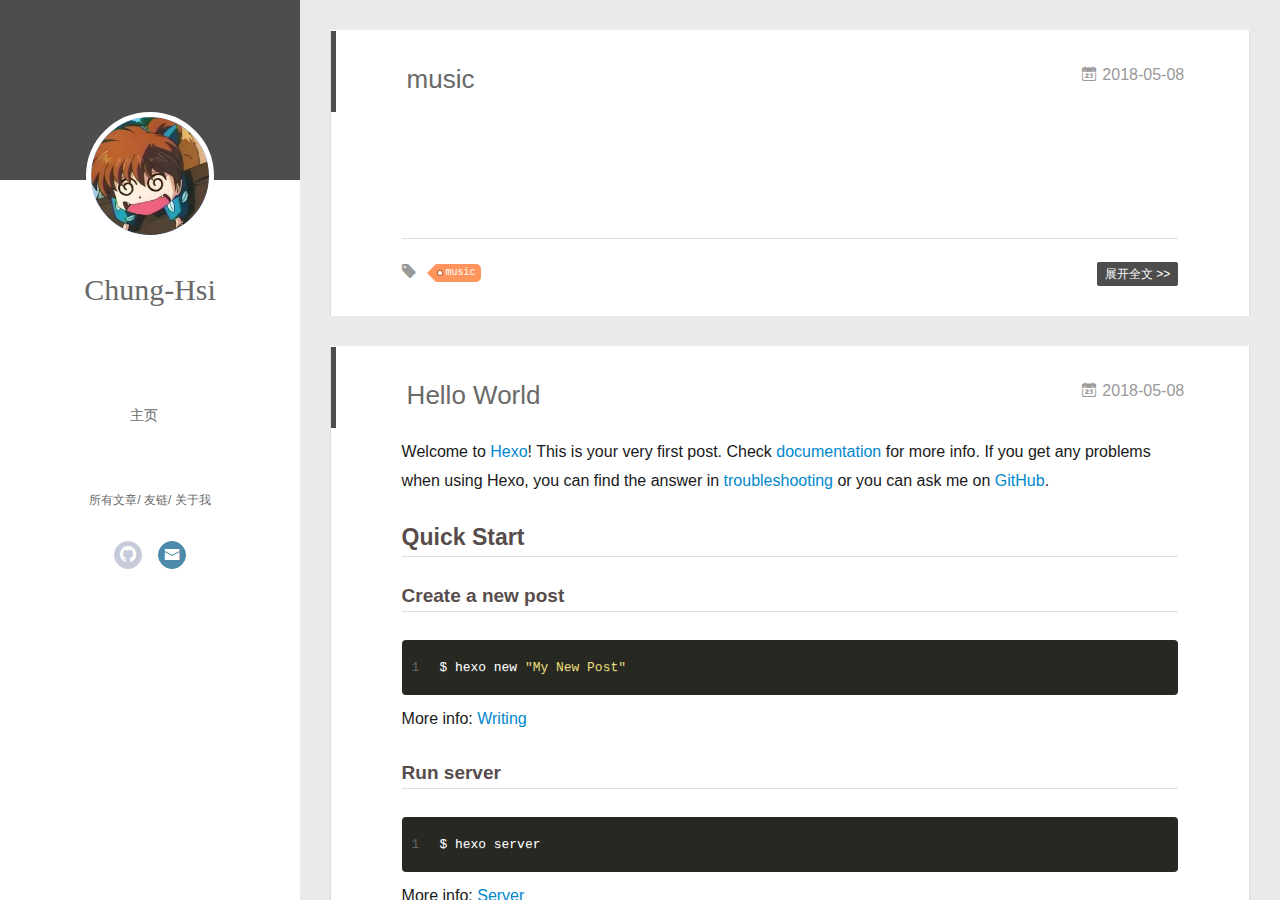
<file: index.html>
<!DOCTYPE html>
<html>
<head>
  <meta charset="utf-8">
  
  <meta name="renderer" content="webkit">
  <meta http-equiv="X-UA-Compatible" content="IE=edge" >
  <link rel="dns-prefetch" href="https://rushiwo.github.io">
  <title>Chung-Hsi的博客</title>
  <meta name="viewport" content="width=device-width, initial-scale=1, maximum-scale=1">
  <meta name="description" content="天津大学光学工程13级">
<meta name="keywords" content="linux, js, Mac, optical fiber">
<meta property="og:type" content="website">
<meta property="og:title" content="Chung-Hsi的博客">
<meta property="og:url" content="https://rushiwo.github.io/index.html">
<meta property="og:site_name" content="Chung-Hsi的博客">
<meta property="og:description" content="天津大学光学工程13级">
<meta property="og:locale" content="zh-CN">
<meta name="twitter:card" content="summary">
<meta name="twitter:title" content="Chung-Hsi的博客">
<meta name="twitter:description" content="天津大学光学工程13级">
  
    <link rel="alternative" href="/atom.xml" title="Chung-Hsi的博客" type="application/atom+xml">
  
  
    <link rel="icon" href="/favicon.png">
  
  <link rel="stylesheet" type="text/css" href="/./main.0cf68a.css">
  <style type="text/css">
  
    #container.show {
      background: linear-gradient(200deg,#a0cfe4,#e8c37e);
    }
  </style>
  

  

</head>

<body>
  <div id="container" q-class="show:isCtnShow">
    <canvas id="anm-canvas" class="anm-canvas"></canvas>
    <div class="left-col" q-class="show:isShow">
      
<div class="overlay" style="background: #4d4d4d"></div>
<div class="intrude-less">
	<header id="header" class="inner">
		<a href="/" class="profilepic">
			<img src="/assets/img/rushiwo.png" class="js-avatar">
		</a>
		<hgroup>
		  <h1 class="header-author"><a href="/">Chung-Hsi</a></h1>
		</hgroup>
		

		<nav class="header-menu">
			<ul>
			
				<li><a href="/">主页</a></li>
	        
			</ul>
		</nav>
		<nav class="header-smart-menu">
    		
    			
    			<a q-on="click: openSlider(e, 'innerArchive')" href="javascript:void(0)">所有文章</a>
    			
            
    			
    			<a q-on="click: openSlider(e, 'friends')" href="javascript:void(0)">友链</a>
    			
            
    			
    			<a q-on="click: openSlider(e, 'aboutme')" href="javascript:void(0)">关于我</a>
    			
            
		</nav>
		<nav class="header-nav">
			<div class="social">
				
					<a class="github" target="_blank" href="https://github.com/rushiwo" title="github"><i class="icon-github"></i></a>
		        
					<a class="mail" target="_blank" href="mailto:chxwang2014@gmail.com" title="mail"><i class="icon-mail"></i></a>
		        
			</div>
		</nav>
	</header>		
</div>

    </div>
    <div class="mid-col" q-class="show:isShow,hide:isShow|isFalse">
      
<nav id="mobile-nav">
  	<div class="overlay js-overlay" style="background: #4d4d4d"></div>
	<div class="btnctn js-mobile-btnctn">
  		<div class="slider-trigger list" q-on="click: openSlider(e)"><i class="icon icon-sort"></i></div>
	</div>
	<div class="intrude-less">
		<header id="header" class="inner">
			<div class="profilepic">
				<img src="/assets/img/rushiwo.png" class="js-avatar">
			</div>
			<hgroup>
			  <h1 class="header-author js-header-author">Chung-Hsi</h1>
			</hgroup>
			
			
			
				
			
			
			
			<nav class="header-nav">
				<div class="social">
					
						<a class="github" target="_blank" href="https://github.com/rushiwo" title="github"><i class="icon-github"></i></a>
			        
						<a class="mail" target="_blank" href="mailto:chxwang2014@gmail.com" title="mail"><i class="icon-mail"></i></a>
			        
				</div>
			</nav>

			<nav class="header-menu js-header-menu">
				<ul style="width: 50%">
				
				
					<li style="width: 100%"><a href="/">主页</a></li>
		        
				</ul>
			</nav>
		</header>				
	</div>
	<div class="mobile-mask" style="display:none" q-show="isShow"></div>
</nav>

      <div id="wrapper" class="body-wrap">
        <div class="menu-l">
          <div class="canvas-wrap">
            <canvas data-colors="#eaeaea" data-sectionHeight="100" data-contentId="js-content" id="myCanvas1" class="anm-canvas"></canvas>
          </div>
          <div id="js-content" class="content-ll">
            
  
    <article id="post-music" class="article article-type-post  article-index" itemscope itemprop="blogPost">
  <div class="article-inner">
    
      <header class="article-header">
        
  
    <h1 itemprop="name">
      <a class="article-title" href="/2018/05/08/music/">music</a>
    </h1>
  

        
        <a href="/2018/05/08/music/" class="archive-article-date">
  	<time datetime="2018-05-08T14:37:58.000Z" itemprop="datePublished"><i class="icon-calendar icon"></i>2018-05-08</time>
</a>
        
      </header>
    
    <div class="article-entry" itemprop="articleBody">
      
        <iframe frameborder="no" border="0" marginwidth="0" marginheight="0" width="330" height="86" src="https://music.163.com/outchain/player?type=2&id=29734857&auto=1&height=66"></iframe>   

      

      
    </div>
    <div class="article-info article-info-index">
      
      
	<div class="article-tag tagcloud">
		<i class="icon-price-tags icon"></i>
		<ul class="article-tag-list">
			 
        		<li class="article-tag-list-item">
        			<a href="javascript:void(0)" class="js-tag article-tag-list-link color1">music</a>
        		</li>
      		
		</ul>
	</div>

      

      
        <p class="article-more-link">
          <a class="article-more-a" href="/2018/05/08/music/">展开全文 >></a>
        </p>
      

      
      <div class="clearfix"></div>
    </div>
  </div>
</article>

<aside class="wrap-side-operation">
    <div class="mod-side-operation">
        
        <div class="jump-container" id="js-jump-container" style="display:none;">
            <a href="javascript:void(0)" class="mod-side-operation__jump-to-top">
                <i class="icon-font icon-back"></i>
            </a>
            <div id="js-jump-plan-container" class="jump-plan-container" style="top: -11px;">
                <i class="icon-font icon-plane jump-plane"></i>
            </div>
        </div>
        
        
    </div>
</aside>




  
    <article id="post-hello-world" class="article article-type-post  article-index" itemscope itemprop="blogPost">
  <div class="article-inner">
    
      <header class="article-header">
        
  
    <h1 itemprop="name">
      <a class="article-title" href="/2018/05/08/hello-world/">Hello World</a>
    </h1>
  

        
        <a href="/2018/05/08/hello-world/" class="archive-article-date">
  	<time datetime="2018-05-08T08:48:55.000Z" itemprop="datePublished"><i class="icon-calendar icon"></i>2018-05-08</time>
</a>
        
      </header>
    
    <div class="article-entry" itemprop="articleBody">
      
        <p>Welcome to <a href="https://hexo.io/" target="_blank" rel="noopener">Hexo</a>! This is your very first post. Check <a href="https://hexo.io/docs/" target="_blank" rel="noopener">documentation</a> for more info. If you get any problems when using Hexo, you can find the answer in <a href="https://hexo.io/docs/troubleshooting.html" target="_blank" rel="noopener">troubleshooting</a> or you can ask me on <a href="https://github.com/hexojs/hexo/issues" target="_blank" rel="noopener">GitHub</a>.</p>
<h2 id="Quick-Start"><a href="#Quick-Start" class="headerlink" title="Quick Start"></a>Quick Start</h2><h3 id="Create-a-new-post"><a href="#Create-a-new-post" class="headerlink" title="Create a new post"></a>Create a new post</h3><figure class="highlight bash"><table><tr><td class="gutter"><pre><span class="line">1</span><br></pre></td><td class="code"><pre><span class="line">$ hexo new <span class="string">"My New Post"</span></span><br></pre></td></tr></table></figure>
<p>More info: <a href="https://hexo.io/docs/writing.html" target="_blank" rel="noopener">Writing</a></p>
<h3 id="Run-server"><a href="#Run-server" class="headerlink" title="Run server"></a>Run server</h3><figure class="highlight bash"><table><tr><td class="gutter"><pre><span class="line">1</span><br></pre></td><td class="code"><pre><span class="line">$ hexo server</span><br></pre></td></tr></table></figure>
<p>More info: <a href="https://hexo.io/docs/server.html" target="_blank" rel="noopener">Server</a></p>
<h3 id="Generate-static-files"><a href="#Generate-static-files" class="headerlink" title="Generate static files"></a>Generate static files</h3><figure class="highlight bash"><table><tr><td class="gutter"><pre><span class="line">1</span><br></pre></td><td class="code"><pre><span class="line">$ hexo generate</span><br></pre></td></tr></table></figure>
<p>More info: <a href="https://hexo.io/docs/generating.html" target="_blank" rel="noopener">Generating</a></p>
<h3 id="Deploy-to-remote-sites"><a href="#Deploy-to-remote-sites" class="headerlink" title="Deploy to remote sites"></a>Deploy to remote sites</h3><figure class="highlight bash"><table><tr><td class="gutter"><pre><span class="line">1</span><br></pre></td><td class="code"><pre><span class="line">$ hexo deploy</span><br></pre></td></tr></table></figure>
<p>More info: <a href="https://hexo.io/docs/deployment.html" target="_blank" rel="noopener">Deployment</a></p>

      

      
    </div>
    <div class="article-info article-info-index">
      
      
      

      
        <p class="article-more-link">
          <a class="article-more-a" href="/2018/05/08/hello-world/">展开全文 >></a>
        </p>
      

      
      <div class="clearfix"></div>
    </div>
  </div>
</article>

<aside class="wrap-side-operation">
    <div class="mod-side-operation">
        
        <div class="jump-container" id="js-jump-container" style="display:none;">
            <a href="javascript:void(0)" class="mod-side-operation__jump-to-top">
                <i class="icon-font icon-back"></i>
            </a>
            <div id="js-jump-plan-container" class="jump-plan-container" style="top: -11px;">
                <i class="icon-font icon-plane jump-plane"></i>
            </div>
        </div>
        
        
    </div>
</aside>




  
  


          </div>
        </div>
      </div>
      <footer id="footer">
  <div class="outer">
    <div id="footer-info">
    	<div class="footer-left">
    		&copy; 2018 Chung-Hsi
    	</div>
      	<div class="footer-right">
      		<a href="http://hexo.io/" target="_blank">Hexo</a>  Theme <a href="https://github.com/litten/hexo-theme-yilia" target="_blank">Yilia</a> by Litten
      	</div>
    </div>
  </div>
</footer>
    </div>
    <script>
	var yiliaConfig = {
		mathjax: true,
		isHome: true,
		isPost: false,
		isArchive: false,
		isTag: false,
		isCategory: false,
		open_in_new: false,
		toc_hide_index: true,
		root: "/",
		innerArchive: true,
		showTags: false
	}
</script>

<script>!function(t){function n(e){if(r[e])return r[e].exports;var i=r[e]={exports:{},id:e,loaded:!1};return t[e].call(i.exports,i,i.exports,n),i.loaded=!0,i.exports}var r={};n.m=t,n.c=r,n.p="./",n(0)}([function(t,n,r){r(195),t.exports=r(191)},function(t,n,r){var e=r(3),i=r(52),o=r(27),u=r(28),c=r(53),f="prototype",a=function(t,n,r){var s,l,h,v,p=t&a.F,d=t&a.G,y=t&a.S,g=t&a.P,b=t&a.B,m=d?e:y?e[n]||(e[n]={}):(e[n]||{})[f],x=d?i:i[n]||(i[n]={}),w=x[f]||(x[f]={});d&&(r=n);for(s in r)l=!p&&m&&void 0!==m[s],h=(l?m:r)[s],v=b&&l?c(h,e):g&&"function"==typeof h?c(Function.call,h):h,m&&u(m,s,h,t&a.U),x[s]!=h&&o(x,s,v),g&&w[s]!=h&&(w[s]=h)};e.core=i,a.F=1,a.G=2,a.S=4,a.P=8,a.B=16,a.W=32,a.U=64,a.R=128,t.exports=a},function(t,n,r){var e=r(6);t.exports=function(t){if(!e(t))throw TypeError(t+" is not an object!");return t}},function(t,n){var r=t.exports="undefined"!=typeof window&&window.Math==Math?window:"undefined"!=typeof self&&self.Math==Math?self:Function("return this")();"number"==typeof __g&&(__g=r)},function(t,n){t.exports=function(t){try{return!!t()}catch(t){return!0}}},function(t,n){var r=t.exports="undefined"!=typeof window&&window.Math==Math?window:"undefined"!=typeof self&&self.Math==Math?self:Function("return this")();"number"==typeof __g&&(__g=r)},function(t,n){t.exports=function(t){return"object"==typeof t?null!==t:"function"==typeof t}},function(t,n,r){var e=r(126)("wks"),i=r(76),o=r(3).Symbol,u="function"==typeof o;(t.exports=function(t){return e[t]||(e[t]=u&&o[t]||(u?o:i)("Symbol."+t))}).store=e},function(t,n){var r={}.hasOwnProperty;t.exports=function(t,n){return r.call(t,n)}},function(t,n,r){var e=r(94),i=r(33);t.exports=function(t){return e(i(t))}},function(t,n,r){t.exports=!r(4)(function(){return 7!=Object.defineProperty({},"a",{get:function(){return 7}}).a})},function(t,n,r){var e=r(2),i=r(167),o=r(50),u=Object.defineProperty;n.f=r(10)?Object.defineProperty:function(t,n,r){if(e(t),n=o(n,!0),e(r),i)try{return u(t,n,r)}catch(t){}if("get"in r||"set"in r)throw TypeError("Accessors not supported!");return"value"in r&&(t[n]=r.value),t}},function(t,n,r){t.exports=!r(18)(function(){return 7!=Object.defineProperty({},"a",{get:function(){return 7}}).a})},function(t,n,r){var e=r(14),i=r(22);t.exports=r(12)?function(t,n,r){return e.f(t,n,i(1,r))}:function(t,n,r){return t[n]=r,t}},function(t,n,r){var e=r(20),i=r(58),o=r(42),u=Object.defineProperty;n.f=r(12)?Object.defineProperty:function(t,n,r){if(e(t),n=o(n,!0),e(r),i)try{return u(t,n,r)}catch(t){}if("get"in r||"set"in r)throw TypeError("Accessors not supported!");return"value"in r&&(t[n]=r.value),t}},function(t,n,r){var e=r(40)("wks"),i=r(23),o=r(5).Symbol,u="function"==typeof o;(t.exports=function(t){return e[t]||(e[t]=u&&o[t]||(u?o:i)("Symbol."+t))}).store=e},function(t,n,r){var e=r(67),i=Math.min;t.exports=function(t){return t>0?i(e(t),9007199254740991):0}},function(t,n,r){var e=r(46);t.exports=function(t){return Object(e(t))}},function(t,n){t.exports=function(t){try{return!!t()}catch(t){return!0}}},function(t,n,r){var e=r(63),i=r(34);t.exports=Object.keys||function(t){return e(t,i)}},function(t,n,r){var e=r(21);t.exports=function(t){if(!e(t))throw TypeError(t+" is not an object!");return t}},function(t,n){t.exports=function(t){return"object"==typeof t?null!==t:"function"==typeof t}},function(t,n){t.exports=function(t,n){return{enumerable:!(1&t),configurable:!(2&t),writable:!(4&t),value:n}}},function(t,n){var r=0,e=Math.random();t.exports=function(t){return"Symbol(".concat(void 0===t?"":t,")_",(++r+e).toString(36))}},function(t,n){var r={}.hasOwnProperty;t.exports=function(t,n){return r.call(t,n)}},function(t,n){var r=t.exports={version:"2.4.0"};"number"==typeof __e&&(__e=r)},function(t,n){t.exports=function(t){if("function"!=typeof t)throw TypeError(t+" is not a function!");return t}},function(t,n,r){var e=r(11),i=r(66);t.exports=r(10)?function(t,n,r){return e.f(t,n,i(1,r))}:function(t,n,r){return t[n]=r,t}},function(t,n,r){var e=r(3),i=r(27),o=r(24),u=r(76)("src"),c="toString",f=Function[c],a=(""+f).split(c);r(52).inspectSource=function(t){return f.call(t)},(t.exports=function(t,n,r,c){var f="function"==typeof r;f&&(o(r,"name")||i(r,"name",n)),t[n]!==r&&(f&&(o(r,u)||i(r,u,t[n]?""+t[n]:a.join(String(n)))),t===e?t[n]=r:c?t[n]?t[n]=r:i(t,n,r):(delete t[n],i(t,n,r)))})(Function.prototype,c,function(){return"function"==typeof this&&this[u]||f.call(this)})},function(t,n,r){var e=r(1),i=r(4),o=r(46),u=function(t,n,r,e){var i=String(o(t)),u="<"+n;return""!==r&&(u+=" "+r+'="'+String(e).replace(/"/g,"&quot;")+'"'),u+">"+i+"</"+n+">"};t.exports=function(t,n){var r={};r[t]=n(u),e(e.P+e.F*i(function(){var n=""[t]('"');return n!==n.toLowerCase()||n.split('"').length>3}),"String",r)}},function(t,n,r){var e=r(115),i=r(46);t.exports=function(t){return e(i(t))}},function(t,n,r){var e=r(116),i=r(66),o=r(30),u=r(50),c=r(24),f=r(167),a=Object.getOwnPropertyDescriptor;n.f=r(10)?a:function(t,n){if(t=o(t),n=u(n,!0),f)try{return a(t,n)}catch(t){}if(c(t,n))return i(!e.f.call(t,n),t[n])}},function(t,n,r){var e=r(24),i=r(17),o=r(145)("IE_PROTO"),u=Object.prototype;t.exports=Object.getPrototypeOf||function(t){return t=i(t),e(t,o)?t[o]:"function"==typeof t.constructor&&t instanceof t.constructor?t.constructor.prototype:t instanceof Object?u:null}},function(t,n){t.exports=function(t){if(void 0==t)throw TypeError("Can't call method on  "+t);return t}},function(t,n){t.exports="constructor,hasOwnProperty,isPrototypeOf,propertyIsEnumerable,toLocaleString,toString,valueOf".split(",")},function(t,n){t.exports={}},function(t,n){t.exports=!0},function(t,n){n.f={}.propertyIsEnumerable},function(t,n,r){var e=r(14).f,i=r(8),o=r(15)("toStringTag");t.exports=function(t,n,r){t&&!i(t=r?t:t.prototype,o)&&e(t,o,{configurable:!0,value:n})}},function(t,n,r){var e=r(40)("keys"),i=r(23);t.exports=function(t){return e[t]||(e[t]=i(t))}},function(t,n,r){var e=r(5),i="__core-js_shared__",o=e[i]||(e[i]={});t.exports=function(t){return o[t]||(o[t]={})}},function(t,n){var r=Math.ceil,e=Math.floor;t.exports=function(t){return isNaN(t=+t)?0:(t>0?e:r)(t)}},function(t,n,r){var e=r(21);t.exports=function(t,n){if(!e(t))return t;var r,i;if(n&&"function"==typeof(r=t.toString)&&!e(i=r.call(t)))return i;if("function"==typeof(r=t.valueOf)&&!e(i=r.call(t)))return i;if(!n&&"function"==typeof(r=t.toString)&&!e(i=r.call(t)))return i;throw TypeError("Can't convert object to primitive value")}},function(t,n,r){var e=r(5),i=r(25),o=r(36),u=r(44),c=r(14).f;t.exports=function(t){var n=i.Symbol||(i.Symbol=o?{}:e.Symbol||{});"_"==t.charAt(0)||t in n||c(n,t,{value:u.f(t)})}},function(t,n,r){n.f=r(15)},function(t,n){var r={}.toString;t.exports=function(t){return r.call(t).slice(8,-1)}},function(t,n){t.exports=function(t){if(void 0==t)throw TypeError("Can't call method on  "+t);return t}},function(t,n,r){var e=r(4);t.exports=function(t,n){return!!t&&e(function(){n?t.call(null,function(){},1):t.call(null)})}},function(t,n,r){var e=r(53),i=r(115),o=r(17),u=r(16),c=r(203);t.exports=function(t,n){var r=1==t,f=2==t,a=3==t,s=4==t,l=6==t,h=5==t||l,v=n||c;return function(n,c,p){for(var d,y,g=o(n),b=i(g),m=e(c,p,3),x=u(b.length),w=0,S=r?v(n,x):f?v(n,0):void 0;x>w;w++)if((h||w in b)&&(d=b[w],y=m(d,w,g),t))if(r)S[w]=y;else if(y)switch(t){case 3:return!0;case 5:return d;case 6:return w;case 2:S.push(d)}else if(s)return!1;return l?-1:a||s?s:S}}},function(t,n,r){var e=r(1),i=r(52),o=r(4);t.exports=function(t,n){var r=(i.Object||{})[t]||Object[t],u={};u[t]=n(r),e(e.S+e.F*o(function(){r(1)}),"Object",u)}},function(t,n,r){var e=r(6);t.exports=function(t,n){if(!e(t))return t;var r,i;if(n&&"function"==typeof(r=t.toString)&&!e(i=r.call(t)))return i;if("function"==typeof(r=t.valueOf)&&!e(i=r.call(t)))return i;if(!n&&"function"==typeof(r=t.toString)&&!e(i=r.call(t)))return i;throw TypeError("Can't convert object to primitive value")}},function(t,n,r){var e=r(5),i=r(25),o=r(91),u=r(13),c="prototype",f=function(t,n,r){var a,s,l,h=t&f.F,v=t&f.G,p=t&f.S,d=t&f.P,y=t&f.B,g=t&f.W,b=v?i:i[n]||(i[n]={}),m=b[c],x=v?e:p?e[n]:(e[n]||{})[c];v&&(r=n);for(a in r)(s=!h&&x&&void 0!==x[a])&&a in b||(l=s?x[a]:r[a],b[a]=v&&"function"!=typeof x[a]?r[a]:y&&s?o(l,e):g&&x[a]==l?function(t){var n=function(n,r,e){if(this instanceof t){switch(arguments.length){case 0:return new t;case 1:return new t(n);case 2:return new t(n,r)}return new t(n,r,e)}return t.apply(this,arguments)};return n[c]=t[c],n}(l):d&&"function"==typeof l?o(Function.call,l):l,d&&((b.virtual||(b.virtual={}))[a]=l,t&f.R&&m&&!m[a]&&u(m,a,l)))};f.F=1,f.G=2,f.S=4,f.P=8,f.B=16,f.W=32,f.U=64,f.R=128,t.exports=f},function(t,n){var r=t.exports={version:"2.4.0"};"number"==typeof __e&&(__e=r)},function(t,n,r){var e=r(26);t.exports=function(t,n,r){if(e(t),void 0===n)return t;switch(r){case 1:return function(r){return t.call(n,r)};case 2:return function(r,e){return t.call(n,r,e)};case 3:return function(r,e,i){return t.call(n,r,e,i)}}return function(){return t.apply(n,arguments)}}},function(t,n,r){var e=r(183),i=r(1),o=r(126)("metadata"),u=o.store||(o.store=new(r(186))),c=function(t,n,r){var i=u.get(t);if(!i){if(!r)return;u.set(t,i=new e)}var o=i.get(n);if(!o){if(!r)return;i.set(n,o=new e)}return o},f=function(t,n,r){var e=c(n,r,!1);return void 0!==e&&e.has(t)},a=function(t,n,r){var e=c(n,r,!1);return void 0===e?void 0:e.get(t)},s=function(t,n,r,e){c(r,e,!0).set(t,n)},l=function(t,n){var r=c(t,n,!1),e=[];return r&&r.forEach(function(t,n){e.push(n)}),e},h=function(t){return void 0===t||"symbol"==typeof t?t:String(t)},v=function(t){i(i.S,"Reflect",t)};t.exports={store:u,map:c,has:f,get:a,set:s,keys:l,key:h,exp:v}},function(t,n,r){"use strict";if(r(10)){var e=r(69),i=r(3),o=r(4),u=r(1),c=r(127),f=r(152),a=r(53),s=r(68),l=r(66),h=r(27),v=r(73),p=r(67),d=r(16),y=r(75),g=r(50),b=r(24),m=r(180),x=r(114),w=r(6),S=r(17),_=r(137),O=r(70),E=r(32),P=r(71).f,j=r(154),F=r(76),M=r(7),A=r(48),N=r(117),T=r(146),I=r(155),k=r(80),L=r(123),R=r(74),C=r(130),D=r(160),U=r(11),W=r(31),G=U.f,B=W.f,V=i.RangeError,z=i.TypeError,q=i.Uint8Array,K="ArrayBuffer",J="Shared"+K,Y="BYTES_PER_ELEMENT",H="prototype",$=Array[H],X=f.ArrayBuffer,Q=f.DataView,Z=A(0),tt=A(2),nt=A(3),rt=A(4),et=A(5),it=A(6),ot=N(!0),ut=N(!1),ct=I.values,ft=I.keys,at=I.entries,st=$.lastIndexOf,lt=$.reduce,ht=$.reduceRight,vt=$.join,pt=$.sort,dt=$.slice,yt=$.toString,gt=$.toLocaleString,bt=M("iterator"),mt=M("toStringTag"),xt=F("typed_constructor"),wt=F("def_constructor"),St=c.CONSTR,_t=c.TYPED,Ot=c.VIEW,Et="Wrong length!",Pt=A(1,function(t,n){return Tt(T(t,t[wt]),n)}),jt=o(function(){return 1===new q(new Uint16Array([1]).buffer)[0]}),Ft=!!q&&!!q[H].set&&o(function(){new q(1).set({})}),Mt=function(t,n){if(void 0===t)throw z(Et);var r=+t,e=d(t);if(n&&!m(r,e))throw V(Et);return e},At=function(t,n){var r=p(t);if(r<0||r%n)throw V("Wrong offset!");return r},Nt=function(t){if(w(t)&&_t in t)return t;throw z(t+" is not a typed array!")},Tt=function(t,n){if(!(w(t)&&xt in t))throw z("It is not a typed array constructor!");return new t(n)},It=function(t,n){return kt(T(t,t[wt]),n)},kt=function(t,n){for(var r=0,e=n.length,i=Tt(t,e);e>r;)i[r]=n[r++];return i},Lt=function(t,n,r){G(t,n,{get:function(){return this._d[r]}})},Rt=function(t){var n,r,e,i,o,u,c=S(t),f=arguments.length,s=f>1?arguments[1]:void 0,l=void 0!==s,h=j(c);if(void 0!=h&&!_(h)){for(u=h.call(c),e=[],n=0;!(o=u.next()).done;n++)e.push(o.value);c=e}for(l&&f>2&&(s=a(s,arguments[2],2)),n=0,r=d(c.length),i=Tt(this,r);r>n;n++)i[n]=l?s(c[n],n):c[n];return i},Ct=function(){for(var t=0,n=arguments.length,r=Tt(this,n);n>t;)r[t]=arguments[t++];return r},Dt=!!q&&o(function(){gt.call(new q(1))}),Ut=function(){return gt.apply(Dt?dt.call(Nt(this)):Nt(this),arguments)},Wt={copyWithin:function(t,n){return D.call(Nt(this),t,n,arguments.length>2?arguments[2]:void 0)},every:function(t){return rt(Nt(this),t,arguments.length>1?arguments[1]:void 0)},fill:function(t){return C.apply(Nt(this),arguments)},filter:function(t){return It(this,tt(Nt(this),t,arguments.length>1?arguments[1]:void 0))},find:function(t){return et(Nt(this),t,arguments.length>1?arguments[1]:void 0)},findIndex:function(t){return it(Nt(this),t,arguments.length>1?arguments[1]:void 0)},forEach:function(t){Z(Nt(this),t,arguments.length>1?arguments[1]:void 0)},indexOf:function(t){return ut(Nt(this),t,arguments.length>1?arguments[1]:void 0)},includes:function(t){return ot(Nt(this),t,arguments.length>1?arguments[1]:void 0)},join:function(t){return vt.apply(Nt(this),arguments)},lastIndexOf:function(t){return st.apply(Nt(this),arguments)},map:function(t){return Pt(Nt(this),t,arguments.length>1?arguments[1]:void 0)},reduce:function(t){return lt.apply(Nt(this),arguments)},reduceRight:function(t){return ht.apply(Nt(this),arguments)},reverse:function(){for(var t,n=this,r=Nt(n).length,e=Math.floor(r/2),i=0;i<e;)t=n[i],n[i++]=n[--r],n[r]=t;return n},some:function(t){return nt(Nt(this),t,arguments.length>1?arguments[1]:void 0)},sort:function(t){return pt.call(Nt(this),t)},subarray:function(t,n){var r=Nt(this),e=r.length,i=y(t,e);return new(T(r,r[wt]))(r.buffer,r.byteOffset+i*r.BYTES_PER_ELEMENT,d((void 0===n?e:y(n,e))-i))}},Gt=function(t,n){return It(this,dt.call(Nt(this),t,n))},Bt=function(t){Nt(this);var n=At(arguments[1],1),r=this.length,e=S(t),i=d(e.length),o=0;if(i+n>r)throw V(Et);for(;o<i;)this[n+o]=e[o++]},Vt={entries:function(){return at.call(Nt(this))},keys:function(){return ft.call(Nt(this))},values:function(){return ct.call(Nt(this))}},zt=function(t,n){return w(t)&&t[_t]&&"symbol"!=typeof n&&n in t&&String(+n)==String(n)},qt=function(t,n){return zt(t,n=g(n,!0))?l(2,t[n]):B(t,n)},Kt=function(t,n,r){return!(zt(t,n=g(n,!0))&&w(r)&&b(r,"value"))||b(r,"get")||b(r,"set")||r.configurable||b(r,"writable")&&!r.writable||b(r,"enumerable")&&!r.enumerable?G(t,n,r):(t[n]=r.value,t)};St||(W.f=qt,U.f=Kt),u(u.S+u.F*!St,"Object",{getOwnPropertyDescriptor:qt,defineProperty:Kt}),o(function(){yt.call({})})&&(yt=gt=function(){return vt.call(this)});var Jt=v({},Wt);v(Jt,Vt),h(Jt,bt,Vt.values),v(Jt,{slice:Gt,set:Bt,constructor:function(){},toString:yt,toLocaleString:Ut}),Lt(Jt,"buffer","b"),Lt(Jt,"byteOffset","o"),Lt(Jt,"byteLength","l"),Lt(Jt,"length","e"),G(Jt,mt,{get:function(){return this[_t]}}),t.exports=function(t,n,r,f){f=!!f;var a=t+(f?"Clamped":"")+"Array",l="Uint8Array"!=a,v="get"+t,p="set"+t,y=i[a],g=y||{},b=y&&E(y),m=!y||!c.ABV,S={},_=y&&y[H],j=function(t,r){var e=t._d;return e.v[v](r*n+e.o,jt)},F=function(t,r,e){var i=t._d;f&&(e=(e=Math.round(e))<0?0:e>255?255:255&e),i.v[p](r*n+i.o,e,jt)},M=function(t,n){G(t,n,{get:function(){return j(this,n)},set:function(t){return F(this,n,t)},enumerable:!0})};m?(y=r(function(t,r,e,i){s(t,y,a,"_d");var o,u,c,f,l=0,v=0;if(w(r)){if(!(r instanceof X||(f=x(r))==K||f==J))return _t in r?kt(y,r):Rt.call(y,r);o=r,v=At(e,n);var p=r.byteLength;if(void 0===i){if(p%n)throw V(Et);if((u=p-v)<0)throw V(Et)}else if((u=d(i)*n)+v>p)throw V(Et);c=u/n}else c=Mt(r,!0),u=c*n,o=new X(u);for(h(t,"_d",{b:o,o:v,l:u,e:c,v:new Q(o)});l<c;)M(t,l++)}),_=y[H]=O(Jt),h(_,"constructor",y)):L(function(t){new y(null),new y(t)},!0)||(y=r(function(t,r,e,i){s(t,y,a);var o;return w(r)?r instanceof X||(o=x(r))==K||o==J?void 0!==i?new g(r,At(e,n),i):void 0!==e?new g(r,At(e,n)):new g(r):_t in r?kt(y,r):Rt.call(y,r):new g(Mt(r,l))}),Z(b!==Function.prototype?P(g).concat(P(b)):P(g),function(t){t in y||h(y,t,g[t])}),y[H]=_,e||(_.constructor=y));var A=_[bt],N=!!A&&("values"==A.name||void 0==A.name),T=Vt.values;h(y,xt,!0),h(_,_t,a),h(_,Ot,!0),h(_,wt,y),(f?new y(1)[mt]==a:mt in _)||G(_,mt,{get:function(){return a}}),S[a]=y,u(u.G+u.W+u.F*(y!=g),S),u(u.S,a,{BYTES_PER_ELEMENT:n,from:Rt,of:Ct}),Y in _||h(_,Y,n),u(u.P,a,Wt),R(a),u(u.P+u.F*Ft,a,{set:Bt}),u(u.P+u.F*!N,a,Vt),u(u.P+u.F*(_.toString!=yt),a,{toString:yt}),u(u.P+u.F*o(function(){new y(1).slice()}),a,{slice:Gt}),u(u.P+u.F*(o(function(){return[1,2].toLocaleString()!=new y([1,2]).toLocaleString()})||!o(function(){_.toLocaleString.call([1,2])})),a,{toLocaleString:Ut}),k[a]=N?A:T,e||N||h(_,bt,T)}}else t.exports=function(){}},function(t,n){var r={}.toString;t.exports=function(t){return r.call(t).slice(8,-1)}},function(t,n,r){var e=r(21),i=r(5).document,o=e(i)&&e(i.createElement);t.exports=function(t){return o?i.createElement(t):{}}},function(t,n,r){t.exports=!r(12)&&!r(18)(function(){return 7!=Object.defineProperty(r(57)("div"),"a",{get:function(){return 7}}).a})},function(t,n,r){"use strict";var e=r(36),i=r(51),o=r(64),u=r(13),c=r(8),f=r(35),a=r(96),s=r(38),l=r(103),h=r(15)("iterator"),v=!([].keys&&"next"in[].keys()),p="keys",d="values",y=function(){return this};t.exports=function(t,n,r,g,b,m,x){a(r,n,g);var w,S,_,O=function(t){if(!v&&t in F)return F[t];switch(t){case p:case d:return function(){return new r(this,t)}}return function(){return new r(this,t)}},E=n+" Iterator",P=b==d,j=!1,F=t.prototype,M=F[h]||F["@@iterator"]||b&&F[b],A=M||O(b),N=b?P?O("entries"):A:void 0,T="Array"==n?F.entries||M:M;if(T&&(_=l(T.call(new t)))!==Object.prototype&&(s(_,E,!0),e||c(_,h)||u(_,h,y)),P&&M&&M.name!==d&&(j=!0,A=function(){return M.call(this)}),e&&!x||!v&&!j&&F[h]||u(F,h,A),f[n]=A,f[E]=y,b)if(w={values:P?A:O(d),keys:m?A:O(p),entries:N},x)for(S in w)S in F||o(F,S,w[S]);else i(i.P+i.F*(v||j),n,w);return w}},function(t,n,r){var e=r(20),i=r(100),o=r(34),u=r(39)("IE_PROTO"),c=function(){},f="prototype",a=function(){var t,n=r(57)("iframe"),e=o.length;for(n.style.display="none",r(93).appendChild(n),n.src="javascript:",t=n.contentWindow.document,t.open(),t.write("<script>document.F=Object<\/script>"),t.close(),a=t.F;e--;)delete a[f][o[e]];return a()};t.exports=Object.create||function(t,n){var r;return null!==t?(c[f]=e(t),r=new c,c[f]=null,r[u]=t):r=a(),void 0===n?r:i(r,n)}},function(t,n,r){var e=r(63),i=r(34).concat("length","prototype");n.f=Object.getOwnPropertyNames||function(t){return e(t,i)}},function(t,n){n.f=Object.getOwnPropertySymbols},function(t,n,r){var e=r(8),i=r(9),o=r(90)(!1),u=r(39)("IE_PROTO");t.exports=function(t,n){var r,c=i(t),f=0,a=[];for(r in c)r!=u&&e(c,r)&&a.push(r);for(;n.length>f;)e(c,r=n[f++])&&(~o(a,r)||a.push(r));return a}},function(t,n,r){t.exports=r(13)},function(t,n,r){var e=r(76)("meta"),i=r(6),o=r(24),u=r(11).f,c=0,f=Object.isExtensible||function(){return!0},a=!r(4)(function(){return f(Object.preventExtensions({}))}),s=function(t){u(t,e,{value:{i:"O"+ ++c,w:{}}})},l=function(t,n){if(!i(t))return"symbol"==typeof t?t:("string"==typeof t?"S":"P")+t;if(!o(t,e)){if(!f(t))return"F";if(!n)return"E";s(t)}return t[e].i},h=function(t,n){if(!o(t,e)){if(!f(t))return!0;if(!n)return!1;s(t)}return t[e].w},v=function(t){return a&&p.NEED&&f(t)&&!o(t,e)&&s(t),t},p=t.exports={KEY:e,NEED:!1,fastKey:l,getWeak:h,onFreeze:v}},function(t,n){t.exports=function(t,n){return{enumerable:!(1&t),configurable:!(2&t),writable:!(4&t),value:n}}},function(t,n){var r=Math.ceil,e=Math.floor;t.exports=function(t){return isNaN(t=+t)?0:(t>0?e:r)(t)}},function(t,n){t.exports=function(t,n,r,e){if(!(t instanceof n)||void 0!==e&&e in t)throw TypeError(r+": incorrect invocation!");return t}},function(t,n){t.exports=!1},function(t,n,r){var e=r(2),i=r(173),o=r(133),u=r(145)("IE_PROTO"),c=function(){},f="prototype",a=function(){var t,n=r(132)("iframe"),e=o.length;for(n.style.display="none",r(135).appendChild(n),n.src="javascript:",t=n.contentWindow.document,t.open(),t.write("<script>document.F=Object<\/script>"),t.close(),a=t.F;e--;)delete a[f][o[e]];return a()};t.exports=Object.create||function(t,n){var r;return null!==t?(c[f]=e(t),r=new c,c[f]=null,r[u]=t):r=a(),void 0===n?r:i(r,n)}},function(t,n,r){var e=r(175),i=r(133).concat("length","prototype");n.f=Object.getOwnPropertyNames||function(t){return e(t,i)}},function(t,n,r){var e=r(175),i=r(133);t.exports=Object.keys||function(t){return e(t,i)}},function(t,n,r){var e=r(28);t.exports=function(t,n,r){for(var i in n)e(t,i,n[i],r);return t}},function(t,n,r){"use strict";var e=r(3),i=r(11),o=r(10),u=r(7)("species");t.exports=function(t){var n=e[t];o&&n&&!n[u]&&i.f(n,u,{configurable:!0,get:function(){return this}})}},function(t,n,r){var e=r(67),i=Math.max,o=Math.min;t.exports=function(t,n){return t=e(t),t<0?i(t+n,0):o(t,n)}},function(t,n){var r=0,e=Math.random();t.exports=function(t){return"Symbol(".concat(void 0===t?"":t,")_",(++r+e).toString(36))}},function(t,n,r){var e=r(33);t.exports=function(t){return Object(e(t))}},function(t,n,r){var e=r(7)("unscopables"),i=Array.prototype;void 0==i[e]&&r(27)(i,e,{}),t.exports=function(t){i[e][t]=!0}},function(t,n,r){var e=r(53),i=r(169),o=r(137),u=r(2),c=r(16),f=r(154),a={},s={},n=t.exports=function(t,n,r,l,h){var v,p,d,y,g=h?function(){return t}:f(t),b=e(r,l,n?2:1),m=0;if("function"!=typeof g)throw TypeError(t+" is not iterable!");if(o(g)){for(v=c(t.length);v>m;m++)if((y=n?b(u(p=t[m])[0],p[1]):b(t[m]))===a||y===s)return y}else for(d=g.call(t);!(p=d.next()).done;)if((y=i(d,b,p.value,n))===a||y===s)return y};n.BREAK=a,n.RETURN=s},function(t,n){t.exports={}},function(t,n,r){var e=r(11).f,i=r(24),o=r(7)("toStringTag");t.exports=function(t,n,r){t&&!i(t=r?t:t.prototype,o)&&e(t,o,{configurable:!0,value:n})}},function(t,n,r){var e=r(1),i=r(46),o=r(4),u=r(150),c="["+u+"]",f="​",a=RegExp("^"+c+c+"*"),s=RegExp(c+c+"*$"),l=function(t,n,r){var i={},c=o(function(){return!!u[t]()||f[t]()!=f}),a=i[t]=c?n(h):u[t];r&&(i[r]=a),e(e.P+e.F*c,"String",i)},h=l.trim=function(t,n){return t=String(i(t)),1&n&&(t=t.replace(a,"")),2&n&&(t=t.replace(s,"")),t};t.exports=l},function(t,n,r){t.exports={default:r(86),__esModule:!0}},function(t,n,r){t.exports={default:r(87),__esModule:!0}},function(t,n,r){"use strict";function e(t){return t&&t.__esModule?t:{default:t}}n.__esModule=!0;var i=r(84),o=e(i),u=r(83),c=e(u),f="function"==typeof c.default&&"symbol"==typeof o.default?function(t){return typeof t}:function(t){return t&&"function"==typeof c.default&&t.constructor===c.default&&t!==c.default.prototype?"symbol":typeof t};n.default="function"==typeof c.default&&"symbol"===f(o.default)?function(t){return void 0===t?"undefined":f(t)}:function(t){return t&&"function"==typeof c.default&&t.constructor===c.default&&t!==c.default.prototype?"symbol":void 0===t?"undefined":f(t)}},function(t,n,r){r(110),r(108),r(111),r(112),t.exports=r(25).Symbol},function(t,n,r){r(109),r(113),t.exports=r(44).f("iterator")},function(t,n){t.exports=function(t){if("function"!=typeof t)throw TypeError(t+" is not a function!");return t}},function(t,n){t.exports=function(){}},function(t,n,r){var e=r(9),i=r(106),o=r(105);t.exports=function(t){return function(n,r,u){var c,f=e(n),a=i(f.length),s=o(u,a);if(t&&r!=r){for(;a>s;)if((c=f[s++])!=c)return!0}else for(;a>s;s++)if((t||s in f)&&f[s]===r)return t||s||0;return!t&&-1}}},function(t,n,r){var e=r(88);t.exports=function(t,n,r){if(e(t),void 0===n)return t;switch(r){case 1:return function(r){return t.call(n,r)};case 2:return function(r,e){return t.call(n,r,e)};case 3:return function(r,e,i){return t.call(n,r,e,i)}}return function(){return t.apply(n,arguments)}}},function(t,n,r){var e=r(19),i=r(62),o=r(37);t.exports=function(t){var n=e(t),r=i.f;if(r)for(var u,c=r(t),f=o.f,a=0;c.length>a;)f.call(t,u=c[a++])&&n.push(u);return n}},function(t,n,r){t.exports=r(5).document&&document.documentElement},function(t,n,r){var e=r(56);t.exports=Object("z").propertyIsEnumerable(0)?Object:function(t){return"String"==e(t)?t.split(""):Object(t)}},function(t,n,r){var e=r(56);t.exports=Array.isArray||function(t){return"Array"==e(t)}},function(t,n,r){"use strict";var e=r(60),i=r(22),o=r(38),u={};r(13)(u,r(15)("iterator"),function(){return this}),t.exports=function(t,n,r){t.prototype=e(u,{next:i(1,r)}),o(t,n+" Iterator")}},function(t,n){t.exports=function(t,n){return{value:n,done:!!t}}},function(t,n,r){var e=r(19),i=r(9);t.exports=function(t,n){for(var r,o=i(t),u=e(o),c=u.length,f=0;c>f;)if(o[r=u[f++]]===n)return r}},function(t,n,r){var e=r(23)("meta"),i=r(21),o=r(8),u=r(14).f,c=0,f=Object.isExtensible||function(){return!0},a=!r(18)(function(){return f(Object.preventExtensions({}))}),s=function(t){u(t,e,{value:{i:"O"+ ++c,w:{}}})},l=function(t,n){if(!i(t))return"symbol"==typeof t?t:("string"==typeof t?"S":"P")+t;if(!o(t,e)){if(!f(t))return"F";if(!n)return"E";s(t)}return t[e].i},h=function(t,n){if(!o(t,e)){if(!f(t))return!0;if(!n)return!1;s(t)}return t[e].w},v=function(t){return a&&p.NEED&&f(t)&&!o(t,e)&&s(t),t},p=t.exports={KEY:e,NEED:!1,fastKey:l,getWeak:h,onFreeze:v}},function(t,n,r){var e=r(14),i=r(20),o=r(19);t.exports=r(12)?Object.defineProperties:function(t,n){i(t);for(var r,u=o(n),c=u.length,f=0;c>f;)e.f(t,r=u[f++],n[r]);return t}},function(t,n,r){var e=r(37),i=r(22),o=r(9),u=r(42),c=r(8),f=r(58),a=Object.getOwnPropertyDescriptor;n.f=r(12)?a:function(t,n){if(t=o(t),n=u(n,!0),f)try{return a(t,n)}catch(t){}if(c(t,n))return i(!e.f.call(t,n),t[n])}},function(t,n,r){var e=r(9),i=r(61).f,o={}.toString,u="object"==typeof window&&window&&Object.getOwnPropertyNames?Object.getOwnPropertyNames(window):[],c=function(t){try{return i(t)}catch(t){return u.slice()}};t.exports.f=function(t){return u&&"[object Window]"==o.call(t)?c(t):i(e(t))}},function(t,n,r){var e=r(8),i=r(77),o=r(39)("IE_PROTO"),u=Object.prototype;t.exports=Object.getPrototypeOf||function(t){return t=i(t),e(t,o)?t[o]:"function"==typeof t.constructor&&t instanceof t.constructor?t.constructor.prototype:t instanceof Object?u:null}},function(t,n,r){var e=r(41),i=r(33);t.exports=function(t){return function(n,r){var o,u,c=String(i(n)),f=e(r),a=c.length;return f<0||f>=a?t?"":void 0:(o=c.charCodeAt(f),o<55296||o>56319||f+1===a||(u=c.charCodeAt(f+1))<56320||u>57343?t?c.charAt(f):o:t?c.slice(f,f+2):u-56320+(o-55296<<10)+65536)}}},function(t,n,r){var e=r(41),i=Math.max,o=Math.min;t.exports=function(t,n){return t=e(t),t<0?i(t+n,0):o(t,n)}},function(t,n,r){var e=r(41),i=Math.min;t.exports=function(t){return t>0?i(e(t),9007199254740991):0}},function(t,n,r){"use strict";var e=r(89),i=r(97),o=r(35),u=r(9);t.exports=r(59)(Array,"Array",function(t,n){this._t=u(t),this._i=0,this._k=n},function(){var t=this._t,n=this._k,r=this._i++;return!t||r>=t.length?(this._t=void 0,i(1)):"keys"==n?i(0,r):"values"==n?i(0,t[r]):i(0,[r,t[r]])},"values"),o.Arguments=o.Array,e("keys"),e("values"),e("entries")},function(t,n){},function(t,n,r){"use strict";var e=r(104)(!0);r(59)(String,"String",function(t){this._t=String(t),this._i=0},function(){var t,n=this._t,r=this._i;return r>=n.length?{value:void 0,done:!0}:(t=e(n,r),this._i+=t.length,{value:t,done:!1})})},function(t,n,r){"use strict";var e=r(5),i=r(8),o=r(12),u=r(51),c=r(64),f=r(99).KEY,a=r(18),s=r(40),l=r(38),h=r(23),v=r(15),p=r(44),d=r(43),y=r(98),g=r(92),b=r(95),m=r(20),x=r(9),w=r(42),S=r(22),_=r(60),O=r(102),E=r(101),P=r(14),j=r(19),F=E.f,M=P.f,A=O.f,N=e.Symbol,T=e.JSON,I=T&&T.stringify,k="prototype",L=v("_hidden"),R=v("toPrimitive"),C={}.propertyIsEnumerable,D=s("symbol-registry"),U=s("symbols"),W=s("op-symbols"),G=Object[k],B="function"==typeof N,V=e.QObject,z=!V||!V[k]||!V[k].findChild,q=o&&a(function(){return 7!=_(M({},"a",{get:function(){return M(this,"a",{value:7}).a}})).a})?function(t,n,r){var e=F(G,n);e&&delete G[n],M(t,n,r),e&&t!==G&&M(G,n,e)}:M,K=function(t){var n=U[t]=_(N[k]);return n._k=t,n},J=B&&"symbol"==typeof N.iterator?function(t){return"symbol"==typeof t}:function(t){return t instanceof N},Y=function(t,n,r){return t===G&&Y(W,n,r),m(t),n=w(n,!0),m(r),i(U,n)?(r.enumerable?(i(t,L)&&t[L][n]&&(t[L][n]=!1),r=_(r,{enumerable:S(0,!1)})):(i(t,L)||M(t,L,S(1,{})),t[L][n]=!0),q(t,n,r)):M(t,n,r)},H=function(t,n){m(t);for(var r,e=g(n=x(n)),i=0,o=e.length;o>i;)Y(t,r=e[i++],n[r]);return t},$=function(t,n){return void 0===n?_(t):H(_(t),n)},X=function(t){var n=C.call(this,t=w(t,!0));return!(this===G&&i(U,t)&&!i(W,t))&&(!(n||!i(this,t)||!i(U,t)||i(this,L)&&this[L][t])||n)},Q=function(t,n){if(t=x(t),n=w(n,!0),t!==G||!i(U,n)||i(W,n)){var r=F(t,n);return!r||!i(U,n)||i(t,L)&&t[L][n]||(r.enumerable=!0),r}},Z=function(t){for(var n,r=A(x(t)),e=[],o=0;r.length>o;)i(U,n=r[o++])||n==L||n==f||e.push(n);return e},tt=function(t){for(var n,r=t===G,e=A(r?W:x(t)),o=[],u=0;e.length>u;)!i(U,n=e[u++])||r&&!i(G,n)||o.push(U[n]);return o};B||(N=function(){if(this instanceof N)throw TypeError("Symbol is not a constructor!");var t=h(arguments.length>0?arguments[0]:void 0),n=function(r){this===G&&n.call(W,r),i(this,L)&&i(this[L],t)&&(this[L][t]=!1),q(this,t,S(1,r))};return o&&z&&q(G,t,{configurable:!0,set:n}),K(t)},c(N[k],"toString",function(){return this._k}),E.f=Q,P.f=Y,r(61).f=O.f=Z,r(37).f=X,r(62).f=tt,o&&!r(36)&&c(G,"propertyIsEnumerable",X,!0),p.f=function(t){return K(v(t))}),u(u.G+u.W+u.F*!B,{Symbol:N});for(var nt="hasInstance,isConcatSpreadable,iterator,match,replace,search,species,split,toPrimitive,toStringTag,unscopables".split(","),rt=0;nt.length>rt;)v(nt[rt++]);for(var nt=j(v.store),rt=0;nt.length>rt;)d(nt[rt++]);u(u.S+u.F*!B,"Symbol",{for:function(t){return i(D,t+="")?D[t]:D[t]=N(t)},keyFor:function(t){if(J(t))return y(D,t);throw TypeError(t+" is not a symbol!")},useSetter:function(){z=!0},useSimple:function(){z=!1}}),u(u.S+u.F*!B,"Object",{create:$,defineProperty:Y,defineProperties:H,getOwnPropertyDescriptor:Q,getOwnPropertyNames:Z,getOwnPropertySymbols:tt}),T&&u(u.S+u.F*(!B||a(function(){var t=N();return"[null]"!=I([t])||"{}"!=I({a:t})||"{}"!=I(Object(t))})),"JSON",{stringify:function(t){if(void 0!==t&&!J(t)){for(var n,r,e=[t],i=1;arguments.length>i;)e.push(arguments[i++]);return n=e[1],"function"==typeof n&&(r=n),!r&&b(n)||(n=function(t,n){if(r&&(n=r.call(this,t,n)),!J(n))return n}),e[1]=n,I.apply(T,e)}}}),N[k][R]||r(13)(N[k],R,N[k].valueOf),l(N,"Symbol"),l(Math,"Math",!0),l(e.JSON,"JSON",!0)},function(t,n,r){r(43)("asyncIterator")},function(t,n,r){r(43)("observable")},function(t,n,r){r(107);for(var e=r(5),i=r(13),o=r(35),u=r(15)("toStringTag"),c=["NodeList","DOMTokenList","MediaList","StyleSheetList","CSSRuleList"],f=0;f<5;f++){var a=c[f],s=e[a],l=s&&s.prototype;l&&!l[u]&&i(l,u,a),o[a]=o.Array}},function(t,n,r){var e=r(45),i=r(7)("toStringTag"),o="Arguments"==e(function(){return arguments}()),u=function(t,n){try{return t[n]}catch(t){}};t.exports=function(t){var n,r,c;return void 0===t?"Undefined":null===t?"Null":"string"==typeof(r=u(n=Object(t),i))?r:o?e(n):"Object"==(c=e(n))&&"function"==typeof n.callee?"Arguments":c}},function(t,n,r){var e=r(45);t.exports=Object("z").propertyIsEnumerable(0)?Object:function(t){return"String"==e(t)?t.split(""):Object(t)}},function(t,n){n.f={}.propertyIsEnumerable},function(t,n,r){var e=r(30),i=r(16),o=r(75);t.exports=function(t){return function(n,r,u){var c,f=e(n),a=i(f.length),s=o(u,a);if(t&&r!=r){for(;a>s;)if((c=f[s++])!=c)return!0}else for(;a>s;s++)if((t||s in f)&&f[s]===r)return t||s||0;return!t&&-1}}},function(t,n,r){"use strict";var e=r(3),i=r(1),o=r(28),u=r(73),c=r(65),f=r(79),a=r(68),s=r(6),l=r(4),h=r(123),v=r(81),p=r(136);t.exports=function(t,n,r,d,y,g){var b=e[t],m=b,x=y?"set":"add",w=m&&m.prototype,S={},_=function(t){var n=w[t];o(w,t,"delete"==t?function(t){return!(g&&!s(t))&&n.call(this,0===t?0:t)}:"has"==t?function(t){return!(g&&!s(t))&&n.call(this,0===t?0:t)}:"get"==t?function(t){return g&&!s(t)?void 0:n.call(this,0===t?0:t)}:"add"==t?function(t){return n.call(this,0===t?0:t),this}:function(t,r){return n.call(this,0===t?0:t,r),this})};if("function"==typeof m&&(g||w.forEach&&!l(function(){(new m).entries().next()}))){var O=new m,E=O[x](g?{}:-0,1)!=O,P=l(function(){O.has(1)}),j=h(function(t){new m(t)}),F=!g&&l(function(){for(var t=new m,n=5;n--;)t[x](n,n);return!t.has(-0)});j||(m=n(function(n,r){a(n,m,t);var e=p(new b,n,m);return void 0!=r&&f(r,y,e[x],e),e}),m.prototype=w,w.constructor=m),(P||F)&&(_("delete"),_("has"),y&&_("get")),(F||E)&&_(x),g&&w.clear&&delete w.clear}else m=d.getConstructor(n,t,y,x),u(m.prototype,r),c.NEED=!0;return v(m,t),S[t]=m,i(i.G+i.W+i.F*(m!=b),S),g||d.setStrong(m,t,y),m}},function(t,n,r){"use strict";var e=r(27),i=r(28),o=r(4),u=r(46),c=r(7);t.exports=function(t,n,r){var f=c(t),a=r(u,f,""[t]),s=a[0],l=a[1];o(function(){var n={};return n[f]=function(){return 7},7!=""[t](n)})&&(i(String.prototype,t,s),e(RegExp.prototype,f,2==n?function(t,n){return l.call(t,this,n)}:function(t){return l.call(t,this)}))}
},function(t,n,r){"use strict";var e=r(2);t.exports=function(){var t=e(this),n="";return t.global&&(n+="g"),t.ignoreCase&&(n+="i"),t.multiline&&(n+="m"),t.unicode&&(n+="u"),t.sticky&&(n+="y"),n}},function(t,n){t.exports=function(t,n,r){var e=void 0===r;switch(n.length){case 0:return e?t():t.call(r);case 1:return e?t(n[0]):t.call(r,n[0]);case 2:return e?t(n[0],n[1]):t.call(r,n[0],n[1]);case 3:return e?t(n[0],n[1],n[2]):t.call(r,n[0],n[1],n[2]);case 4:return e?t(n[0],n[1],n[2],n[3]):t.call(r,n[0],n[1],n[2],n[3])}return t.apply(r,n)}},function(t,n,r){var e=r(6),i=r(45),o=r(7)("match");t.exports=function(t){var n;return e(t)&&(void 0!==(n=t[o])?!!n:"RegExp"==i(t))}},function(t,n,r){var e=r(7)("iterator"),i=!1;try{var o=[7][e]();o.return=function(){i=!0},Array.from(o,function(){throw 2})}catch(t){}t.exports=function(t,n){if(!n&&!i)return!1;var r=!1;try{var o=[7],u=o[e]();u.next=function(){return{done:r=!0}},o[e]=function(){return u},t(o)}catch(t){}return r}},function(t,n,r){t.exports=r(69)||!r(4)(function(){var t=Math.random();__defineSetter__.call(null,t,function(){}),delete r(3)[t]})},function(t,n){n.f=Object.getOwnPropertySymbols},function(t,n,r){var e=r(3),i="__core-js_shared__",o=e[i]||(e[i]={});t.exports=function(t){return o[t]||(o[t]={})}},function(t,n,r){for(var e,i=r(3),o=r(27),u=r(76),c=u("typed_array"),f=u("view"),a=!(!i.ArrayBuffer||!i.DataView),s=a,l=0,h="Int8Array,Uint8Array,Uint8ClampedArray,Int16Array,Uint16Array,Int32Array,Uint32Array,Float32Array,Float64Array".split(",");l<9;)(e=i[h[l++]])?(o(e.prototype,c,!0),o(e.prototype,f,!0)):s=!1;t.exports={ABV:a,CONSTR:s,TYPED:c,VIEW:f}},function(t,n){"use strict";var r={versions:function(){var t=window.navigator.userAgent;return{trident:t.indexOf("Trident")>-1,presto:t.indexOf("Presto")>-1,webKit:t.indexOf("AppleWebKit")>-1,gecko:t.indexOf("Gecko")>-1&&-1==t.indexOf("KHTML"),mobile:!!t.match(/AppleWebKit.*Mobile.*/),ios:!!t.match(/\(i[^;]+;( U;)? CPU.+Mac OS X/),android:t.indexOf("Android")>-1||t.indexOf("Linux")>-1,iPhone:t.indexOf("iPhone")>-1||t.indexOf("Mac")>-1,iPad:t.indexOf("iPad")>-1,webApp:-1==t.indexOf("Safari"),weixin:-1==t.indexOf("MicroMessenger")}}()};t.exports=r},function(t,n,r){"use strict";var e=r(85),i=function(t){return t&&t.__esModule?t:{default:t}}(e),o=function(){function t(t,n,e){return n||e?String.fromCharCode(n||e):r[t]||t}function n(t){return e[t]}var r={"&quot;":'"',"&lt;":"<","&gt;":">","&amp;":"&","&nbsp;":" "},e={};for(var u in r)e[r[u]]=u;return r["&apos;"]="'",e["'"]="&#39;",{encode:function(t){return t?(""+t).replace(/['<> "&]/g,n).replace(/\r?\n/g,"<br/>").replace(/\s/g,"&nbsp;"):""},decode:function(n){return n?(""+n).replace(/<br\s*\/?>/gi,"\n").replace(/&quot;|&lt;|&gt;|&amp;|&nbsp;|&apos;|&#(\d+);|&#(\d+)/g,t).replace(/\u00a0/g," "):""},encodeBase16:function(t){if(!t)return t;t+="";for(var n=[],r=0,e=t.length;e>r;r++)n.push(t.charCodeAt(r).toString(16).toUpperCase());return n.join("")},encodeBase16forJSON:function(t){if(!t)return t;t=t.replace(/[\u4E00-\u9FBF]/gi,function(t){return escape(t).replace("%u","\\u")});for(var n=[],r=0,e=t.length;e>r;r++)n.push(t.charCodeAt(r).toString(16).toUpperCase());return n.join("")},decodeBase16:function(t){if(!t)return t;t+="";for(var n=[],r=0,e=t.length;e>r;r+=2)n.push(String.fromCharCode("0x"+t.slice(r,r+2)));return n.join("")},encodeObject:function(t){if(t instanceof Array)for(var n=0,r=t.length;r>n;n++)t[n]=o.encodeObject(t[n]);else if("object"==(void 0===t?"undefined":(0,i.default)(t)))for(var e in t)t[e]=o.encodeObject(t[e]);else if("string"==typeof t)return o.encode(t);return t},loadScript:function(t){var n=document.createElement("script");document.getElementsByTagName("body")[0].appendChild(n),n.setAttribute("src",t)},addLoadEvent:function(t){var n=window.onload;"function"!=typeof window.onload?window.onload=t:window.onload=function(){n(),t()}}}}();t.exports=o},function(t,n,r){"use strict";var e=r(17),i=r(75),o=r(16);t.exports=function(t){for(var n=e(this),r=o(n.length),u=arguments.length,c=i(u>1?arguments[1]:void 0,r),f=u>2?arguments[2]:void 0,a=void 0===f?r:i(f,r);a>c;)n[c++]=t;return n}},function(t,n,r){"use strict";var e=r(11),i=r(66);t.exports=function(t,n,r){n in t?e.f(t,n,i(0,r)):t[n]=r}},function(t,n,r){var e=r(6),i=r(3).document,o=e(i)&&e(i.createElement);t.exports=function(t){return o?i.createElement(t):{}}},function(t,n){t.exports="constructor,hasOwnProperty,isPrototypeOf,propertyIsEnumerable,toLocaleString,toString,valueOf".split(",")},function(t,n,r){var e=r(7)("match");t.exports=function(t){var n=/./;try{"/./"[t](n)}catch(r){try{return n[e]=!1,!"/./"[t](n)}catch(t){}}return!0}},function(t,n,r){t.exports=r(3).document&&document.documentElement},function(t,n,r){var e=r(6),i=r(144).set;t.exports=function(t,n,r){var o,u=n.constructor;return u!==r&&"function"==typeof u&&(o=u.prototype)!==r.prototype&&e(o)&&i&&i(t,o),t}},function(t,n,r){var e=r(80),i=r(7)("iterator"),o=Array.prototype;t.exports=function(t){return void 0!==t&&(e.Array===t||o[i]===t)}},function(t,n,r){var e=r(45);t.exports=Array.isArray||function(t){return"Array"==e(t)}},function(t,n,r){"use strict";var e=r(70),i=r(66),o=r(81),u={};r(27)(u,r(7)("iterator"),function(){return this}),t.exports=function(t,n,r){t.prototype=e(u,{next:i(1,r)}),o(t,n+" Iterator")}},function(t,n,r){"use strict";var e=r(69),i=r(1),o=r(28),u=r(27),c=r(24),f=r(80),a=r(139),s=r(81),l=r(32),h=r(7)("iterator"),v=!([].keys&&"next"in[].keys()),p="keys",d="values",y=function(){return this};t.exports=function(t,n,r,g,b,m,x){a(r,n,g);var w,S,_,O=function(t){if(!v&&t in F)return F[t];switch(t){case p:case d:return function(){return new r(this,t)}}return function(){return new r(this,t)}},E=n+" Iterator",P=b==d,j=!1,F=t.prototype,M=F[h]||F["@@iterator"]||b&&F[b],A=M||O(b),N=b?P?O("entries"):A:void 0,T="Array"==n?F.entries||M:M;if(T&&(_=l(T.call(new t)))!==Object.prototype&&(s(_,E,!0),e||c(_,h)||u(_,h,y)),P&&M&&M.name!==d&&(j=!0,A=function(){return M.call(this)}),e&&!x||!v&&!j&&F[h]||u(F,h,A),f[n]=A,f[E]=y,b)if(w={values:P?A:O(d),keys:m?A:O(p),entries:N},x)for(S in w)S in F||o(F,S,w[S]);else i(i.P+i.F*(v||j),n,w);return w}},function(t,n){var r=Math.expm1;t.exports=!r||r(10)>22025.465794806718||r(10)<22025.465794806718||-2e-17!=r(-2e-17)?function(t){return 0==(t=+t)?t:t>-1e-6&&t<1e-6?t+t*t/2:Math.exp(t)-1}:r},function(t,n){t.exports=Math.sign||function(t){return 0==(t=+t)||t!=t?t:t<0?-1:1}},function(t,n,r){var e=r(3),i=r(151).set,o=e.MutationObserver||e.WebKitMutationObserver,u=e.process,c=e.Promise,f="process"==r(45)(u);t.exports=function(){var t,n,r,a=function(){var e,i;for(f&&(e=u.domain)&&e.exit();t;){i=t.fn,t=t.next;try{i()}catch(e){throw t?r():n=void 0,e}}n=void 0,e&&e.enter()};if(f)r=function(){u.nextTick(a)};else if(o){var s=!0,l=document.createTextNode("");new o(a).observe(l,{characterData:!0}),r=function(){l.data=s=!s}}else if(c&&c.resolve){var h=c.resolve();r=function(){h.then(a)}}else r=function(){i.call(e,a)};return function(e){var i={fn:e,next:void 0};n&&(n.next=i),t||(t=i,r()),n=i}}},function(t,n,r){var e=r(6),i=r(2),o=function(t,n){if(i(t),!e(n)&&null!==n)throw TypeError(n+": can't set as prototype!")};t.exports={set:Object.setPrototypeOf||("__proto__"in{}?function(t,n,e){try{e=r(53)(Function.call,r(31).f(Object.prototype,"__proto__").set,2),e(t,[]),n=!(t instanceof Array)}catch(t){n=!0}return function(t,r){return o(t,r),n?t.__proto__=r:e(t,r),t}}({},!1):void 0),check:o}},function(t,n,r){var e=r(126)("keys"),i=r(76);t.exports=function(t){return e[t]||(e[t]=i(t))}},function(t,n,r){var e=r(2),i=r(26),o=r(7)("species");t.exports=function(t,n){var r,u=e(t).constructor;return void 0===u||void 0==(r=e(u)[o])?n:i(r)}},function(t,n,r){var e=r(67),i=r(46);t.exports=function(t){return function(n,r){var o,u,c=String(i(n)),f=e(r),a=c.length;return f<0||f>=a?t?"":void 0:(o=c.charCodeAt(f),o<55296||o>56319||f+1===a||(u=c.charCodeAt(f+1))<56320||u>57343?t?c.charAt(f):o:t?c.slice(f,f+2):u-56320+(o-55296<<10)+65536)}}},function(t,n,r){var e=r(122),i=r(46);t.exports=function(t,n,r){if(e(n))throw TypeError("String#"+r+" doesn't accept regex!");return String(i(t))}},function(t,n,r){"use strict";var e=r(67),i=r(46);t.exports=function(t){var n=String(i(this)),r="",o=e(t);if(o<0||o==1/0)throw RangeError("Count can't be negative");for(;o>0;(o>>>=1)&&(n+=n))1&o&&(r+=n);return r}},function(t,n){t.exports="\t\n\v\f\r   ᠎             　\u2028\u2029\ufeff"},function(t,n,r){var e,i,o,u=r(53),c=r(121),f=r(135),a=r(132),s=r(3),l=s.process,h=s.setImmediate,v=s.clearImmediate,p=s.MessageChannel,d=0,y={},g="onreadystatechange",b=function(){var t=+this;if(y.hasOwnProperty(t)){var n=y[t];delete y[t],n()}},m=function(t){b.call(t.data)};h&&v||(h=function(t){for(var n=[],r=1;arguments.length>r;)n.push(arguments[r++]);return y[++d]=function(){c("function"==typeof t?t:Function(t),n)},e(d),d},v=function(t){delete y[t]},"process"==r(45)(l)?e=function(t){l.nextTick(u(b,t,1))}:p?(i=new p,o=i.port2,i.port1.onmessage=m,e=u(o.postMessage,o,1)):s.addEventListener&&"function"==typeof postMessage&&!s.importScripts?(e=function(t){s.postMessage(t+"","*")},s.addEventListener("message",m,!1)):e=g in a("script")?function(t){f.appendChild(a("script"))[g]=function(){f.removeChild(this),b.call(t)}}:function(t){setTimeout(u(b,t,1),0)}),t.exports={set:h,clear:v}},function(t,n,r){"use strict";var e=r(3),i=r(10),o=r(69),u=r(127),c=r(27),f=r(73),a=r(4),s=r(68),l=r(67),h=r(16),v=r(71).f,p=r(11).f,d=r(130),y=r(81),g="ArrayBuffer",b="DataView",m="prototype",x="Wrong length!",w="Wrong index!",S=e[g],_=e[b],O=e.Math,E=e.RangeError,P=e.Infinity,j=S,F=O.abs,M=O.pow,A=O.floor,N=O.log,T=O.LN2,I="buffer",k="byteLength",L="byteOffset",R=i?"_b":I,C=i?"_l":k,D=i?"_o":L,U=function(t,n,r){var e,i,o,u=Array(r),c=8*r-n-1,f=(1<<c)-1,a=f>>1,s=23===n?M(2,-24)-M(2,-77):0,l=0,h=t<0||0===t&&1/t<0?1:0;for(t=F(t),t!=t||t===P?(i=t!=t?1:0,e=f):(e=A(N(t)/T),t*(o=M(2,-e))<1&&(e--,o*=2),t+=e+a>=1?s/o:s*M(2,1-a),t*o>=2&&(e++,o/=2),e+a>=f?(i=0,e=f):e+a>=1?(i=(t*o-1)*M(2,n),e+=a):(i=t*M(2,a-1)*M(2,n),e=0));n>=8;u[l++]=255&i,i/=256,n-=8);for(e=e<<n|i,c+=n;c>0;u[l++]=255&e,e/=256,c-=8);return u[--l]|=128*h,u},W=function(t,n,r){var e,i=8*r-n-1,o=(1<<i)-1,u=o>>1,c=i-7,f=r-1,a=t[f--],s=127&a;for(a>>=7;c>0;s=256*s+t[f],f--,c-=8);for(e=s&(1<<-c)-1,s>>=-c,c+=n;c>0;e=256*e+t[f],f--,c-=8);if(0===s)s=1-u;else{if(s===o)return e?NaN:a?-P:P;e+=M(2,n),s-=u}return(a?-1:1)*e*M(2,s-n)},G=function(t){return t[3]<<24|t[2]<<16|t[1]<<8|t[0]},B=function(t){return[255&t]},V=function(t){return[255&t,t>>8&255]},z=function(t){return[255&t,t>>8&255,t>>16&255,t>>24&255]},q=function(t){return U(t,52,8)},K=function(t){return U(t,23,4)},J=function(t,n,r){p(t[m],n,{get:function(){return this[r]}})},Y=function(t,n,r,e){var i=+r,o=l(i);if(i!=o||o<0||o+n>t[C])throw E(w);var u=t[R]._b,c=o+t[D],f=u.slice(c,c+n);return e?f:f.reverse()},H=function(t,n,r,e,i,o){var u=+r,c=l(u);if(u!=c||c<0||c+n>t[C])throw E(w);for(var f=t[R]._b,a=c+t[D],s=e(+i),h=0;h<n;h++)f[a+h]=s[o?h:n-h-1]},$=function(t,n){s(t,S,g);var r=+n,e=h(r);if(r!=e)throw E(x);return e};if(u.ABV){if(!a(function(){new S})||!a(function(){new S(.5)})){S=function(t){return new j($(this,t))};for(var X,Q=S[m]=j[m],Z=v(j),tt=0;Z.length>tt;)(X=Z[tt++])in S||c(S,X,j[X]);o||(Q.constructor=S)}var nt=new _(new S(2)),rt=_[m].setInt8;nt.setInt8(0,2147483648),nt.setInt8(1,2147483649),!nt.getInt8(0)&&nt.getInt8(1)||f(_[m],{setInt8:function(t,n){rt.call(this,t,n<<24>>24)},setUint8:function(t,n){rt.call(this,t,n<<24>>24)}},!0)}else S=function(t){var n=$(this,t);this._b=d.call(Array(n),0),this[C]=n},_=function(t,n,r){s(this,_,b),s(t,S,b);var e=t[C],i=l(n);if(i<0||i>e)throw E("Wrong offset!");if(r=void 0===r?e-i:h(r),i+r>e)throw E(x);this[R]=t,this[D]=i,this[C]=r},i&&(J(S,k,"_l"),J(_,I,"_b"),J(_,k,"_l"),J(_,L,"_o")),f(_[m],{getInt8:function(t){return Y(this,1,t)[0]<<24>>24},getUint8:function(t){return Y(this,1,t)[0]},getInt16:function(t){var n=Y(this,2,t,arguments[1]);return(n[1]<<8|n[0])<<16>>16},getUint16:function(t){var n=Y(this,2,t,arguments[1]);return n[1]<<8|n[0]},getInt32:function(t){return G(Y(this,4,t,arguments[1]))},getUint32:function(t){return G(Y(this,4,t,arguments[1]))>>>0},getFloat32:function(t){return W(Y(this,4,t,arguments[1]),23,4)},getFloat64:function(t){return W(Y(this,8,t,arguments[1]),52,8)},setInt8:function(t,n){H(this,1,t,B,n)},setUint8:function(t,n){H(this,1,t,B,n)},setInt16:function(t,n){H(this,2,t,V,n,arguments[2])},setUint16:function(t,n){H(this,2,t,V,n,arguments[2])},setInt32:function(t,n){H(this,4,t,z,n,arguments[2])},setUint32:function(t,n){H(this,4,t,z,n,arguments[2])},setFloat32:function(t,n){H(this,4,t,K,n,arguments[2])},setFloat64:function(t,n){H(this,8,t,q,n,arguments[2])}});y(S,g),y(_,b),c(_[m],u.VIEW,!0),n[g]=S,n[b]=_},function(t,n,r){var e=r(3),i=r(52),o=r(69),u=r(182),c=r(11).f;t.exports=function(t){var n=i.Symbol||(i.Symbol=o?{}:e.Symbol||{});"_"==t.charAt(0)||t in n||c(n,t,{value:u.f(t)})}},function(t,n,r){var e=r(114),i=r(7)("iterator"),o=r(80);t.exports=r(52).getIteratorMethod=function(t){if(void 0!=t)return t[i]||t["@@iterator"]||o[e(t)]}},function(t,n,r){"use strict";var e=r(78),i=r(170),o=r(80),u=r(30);t.exports=r(140)(Array,"Array",function(t,n){this._t=u(t),this._i=0,this._k=n},function(){var t=this._t,n=this._k,r=this._i++;return!t||r>=t.length?(this._t=void 0,i(1)):"keys"==n?i(0,r):"values"==n?i(0,t[r]):i(0,[r,t[r]])},"values"),o.Arguments=o.Array,e("keys"),e("values"),e("entries")},function(t,n){function r(t,n){t.classList?t.classList.add(n):t.className+=" "+n}t.exports=r},function(t,n){function r(t,n){if(t.classList)t.classList.remove(n);else{var r=new RegExp("(^|\\b)"+n.split(" ").join("|")+"(\\b|$)","gi");t.className=t.className.replace(r," ")}}t.exports=r},function(t,n){function r(){throw new Error("setTimeout has not been defined")}function e(){throw new Error("clearTimeout has not been defined")}function i(t){if(s===setTimeout)return setTimeout(t,0);if((s===r||!s)&&setTimeout)return s=setTimeout,setTimeout(t,0);try{return s(t,0)}catch(n){try{return s.call(null,t,0)}catch(n){return s.call(this,t,0)}}}function o(t){if(l===clearTimeout)return clearTimeout(t);if((l===e||!l)&&clearTimeout)return l=clearTimeout,clearTimeout(t);try{return l(t)}catch(n){try{return l.call(null,t)}catch(n){return l.call(this,t)}}}function u(){d&&v&&(d=!1,v.length?p=v.concat(p):y=-1,p.length&&c())}function c(){if(!d){var t=i(u);d=!0;for(var n=p.length;n;){for(v=p,p=[];++y<n;)v&&v[y].run();y=-1,n=p.length}v=null,d=!1,o(t)}}function f(t,n){this.fun=t,this.array=n}function a(){}var s,l,h=t.exports={};!function(){try{s="function"==typeof setTimeout?setTimeout:r}catch(t){s=r}try{l="function"==typeof clearTimeout?clearTimeout:e}catch(t){l=e}}();var v,p=[],d=!1,y=-1;h.nextTick=function(t){var n=new Array(arguments.length-1);if(arguments.length>1)for(var r=1;r<arguments.length;r++)n[r-1]=arguments[r];p.push(new f(t,n)),1!==p.length||d||i(c)},f.prototype.run=function(){this.fun.apply(null,this.array)},h.title="browser",h.browser=!0,h.env={},h.argv=[],h.version="",h.versions={},h.on=a,h.addListener=a,h.once=a,h.off=a,h.removeListener=a,h.removeAllListeners=a,h.emit=a,h.prependListener=a,h.prependOnceListener=a,h.listeners=function(t){return[]},h.binding=function(t){throw new Error("process.binding is not supported")},h.cwd=function(){return"/"},h.chdir=function(t){throw new Error("process.chdir is not supported")},h.umask=function(){return 0}},function(t,n,r){var e=r(45);t.exports=function(t,n){if("number"!=typeof t&&"Number"!=e(t))throw TypeError(n);return+t}},function(t,n,r){"use strict";var e=r(17),i=r(75),o=r(16);t.exports=[].copyWithin||function(t,n){var r=e(this),u=o(r.length),c=i(t,u),f=i(n,u),a=arguments.length>2?arguments[2]:void 0,s=Math.min((void 0===a?u:i(a,u))-f,u-c),l=1;for(f<c&&c<f+s&&(l=-1,f+=s-1,c+=s-1);s-- >0;)f in r?r[c]=r[f]:delete r[c],c+=l,f+=l;return r}},function(t,n,r){var e=r(79);t.exports=function(t,n){var r=[];return e(t,!1,r.push,r,n),r}},function(t,n,r){var e=r(26),i=r(17),o=r(115),u=r(16);t.exports=function(t,n,r,c,f){e(n);var a=i(t),s=o(a),l=u(a.length),h=f?l-1:0,v=f?-1:1;if(r<2)for(;;){if(h in s){c=s[h],h+=v;break}if(h+=v,f?h<0:l<=h)throw TypeError("Reduce of empty array with no initial value")}for(;f?h>=0:l>h;h+=v)h in s&&(c=n(c,s[h],h,a));return c}},function(t,n,r){"use strict";var e=r(26),i=r(6),o=r(121),u=[].slice,c={},f=function(t,n,r){if(!(n in c)){for(var e=[],i=0;i<n;i++)e[i]="a["+i+"]";c[n]=Function("F,a","return new F("+e.join(",")+")")}return c[n](t,r)};t.exports=Function.bind||function(t){var n=e(this),r=u.call(arguments,1),c=function(){var e=r.concat(u.call(arguments));return this instanceof c?f(n,e.length,e):o(n,e,t)};return i(n.prototype)&&(c.prototype=n.prototype),c}},function(t,n,r){"use strict";var e=r(11).f,i=r(70),o=r(73),u=r(53),c=r(68),f=r(46),a=r(79),s=r(140),l=r(170),h=r(74),v=r(10),p=r(65).fastKey,d=v?"_s":"size",y=function(t,n){var r,e=p(n);if("F"!==e)return t._i[e];for(r=t._f;r;r=r.n)if(r.k==n)return r};t.exports={getConstructor:function(t,n,r,s){var l=t(function(t,e){c(t,l,n,"_i"),t._i=i(null),t._f=void 0,t._l=void 0,t[d]=0,void 0!=e&&a(e,r,t[s],t)});return o(l.prototype,{clear:function(){for(var t=this,n=t._i,r=t._f;r;r=r.n)r.r=!0,r.p&&(r.p=r.p.n=void 0),delete n[r.i];t._f=t._l=void 0,t[d]=0},delete:function(t){var n=this,r=y(n,t);if(r){var e=r.n,i=r.p;delete n._i[r.i],r.r=!0,i&&(i.n=e),e&&(e.p=i),n._f==r&&(n._f=e),n._l==r&&(n._l=i),n[d]--}return!!r},forEach:function(t){c(this,l,"forEach");for(var n,r=u(t,arguments.length>1?arguments[1]:void 0,3);n=n?n.n:this._f;)for(r(n.v,n.k,this);n&&n.r;)n=n.p},has:function(t){return!!y(this,t)}}),v&&e(l.prototype,"size",{get:function(){return f(this[d])}}),l},def:function(t,n,r){var e,i,o=y(t,n);return o?o.v=r:(t._l=o={i:i=p(n,!0),k:n,v:r,p:e=t._l,n:void 0,r:!1},t._f||(t._f=o),e&&(e.n=o),t[d]++,"F"!==i&&(t._i[i]=o)),t},getEntry:y,setStrong:function(t,n,r){s(t,n,function(t,n){this._t=t,this._k=n,this._l=void 0},function(){for(var t=this,n=t._k,r=t._l;r&&r.r;)r=r.p;return t._t&&(t._l=r=r?r.n:t._t._f)?"keys"==n?l(0,r.k):"values"==n?l(0,r.v):l(0,[r.k,r.v]):(t._t=void 0,l(1))},r?"entries":"values",!r,!0),h(n)}}},function(t,n,r){var e=r(114),i=r(161);t.exports=function(t){return function(){if(e(this)!=t)throw TypeError(t+"#toJSON isn't generic");return i(this)}}},function(t,n,r){"use strict";var e=r(73),i=r(65).getWeak,o=r(2),u=r(6),c=r(68),f=r(79),a=r(48),s=r(24),l=a(5),h=a(6),v=0,p=function(t){return t._l||(t._l=new d)},d=function(){this.a=[]},y=function(t,n){return l(t.a,function(t){return t[0]===n})};d.prototype={get:function(t){var n=y(this,t);if(n)return n[1]},has:function(t){return!!y(this,t)},set:function(t,n){var r=y(this,t);r?r[1]=n:this.a.push([t,n])},delete:function(t){var n=h(this.a,function(n){return n[0]===t});return~n&&this.a.splice(n,1),!!~n}},t.exports={getConstructor:function(t,n,r,o){var a=t(function(t,e){c(t,a,n,"_i"),t._i=v++,t._l=void 0,void 0!=e&&f(e,r,t[o],t)});return e(a.prototype,{delete:function(t){if(!u(t))return!1;var n=i(t);return!0===n?p(this).delete(t):n&&s(n,this._i)&&delete n[this._i]},has:function(t){if(!u(t))return!1;var n=i(t);return!0===n?p(this).has(t):n&&s(n,this._i)}}),a},def:function(t,n,r){var e=i(o(n),!0);return!0===e?p(t).set(n,r):e[t._i]=r,t},ufstore:p}},function(t,n,r){t.exports=!r(10)&&!r(4)(function(){return 7!=Object.defineProperty(r(132)("div"),"a",{get:function(){return 7}}).a})},function(t,n,r){var e=r(6),i=Math.floor;t.exports=function(t){return!e(t)&&isFinite(t)&&i(t)===t}},function(t,n,r){var e=r(2);t.exports=function(t,n,r,i){try{return i?n(e(r)[0],r[1]):n(r)}catch(n){var o=t.return;throw void 0!==o&&e(o.call(t)),n}}},function(t,n){t.exports=function(t,n){return{value:n,done:!!t}}},function(t,n){t.exports=Math.log1p||function(t){return(t=+t)>-1e-8&&t<1e-8?t-t*t/2:Math.log(1+t)}},function(t,n,r){"use strict";var e=r(72),i=r(125),o=r(116),u=r(17),c=r(115),f=Object.assign;t.exports=!f||r(4)(function(){var t={},n={},r=Symbol(),e="abcdefghijklmnopqrst";return t[r]=7,e.split("").forEach(function(t){n[t]=t}),7!=f({},t)[r]||Object.keys(f({},n)).join("")!=e})?function(t,n){for(var r=u(t),f=arguments.length,a=1,s=i.f,l=o.f;f>a;)for(var h,v=c(arguments[a++]),p=s?e(v).concat(s(v)):e(v),d=p.length,y=0;d>y;)l.call(v,h=p[y++])&&(r[h]=v[h]);return r}:f},function(t,n,r){var e=r(11),i=r(2),o=r(72);t.exports=r(10)?Object.defineProperties:function(t,n){i(t);for(var r,u=o(n),c=u.length,f=0;c>f;)e.f(t,r=u[f++],n[r]);return t}},function(t,n,r){var e=r(30),i=r(71).f,o={}.toString,u="object"==typeof window&&window&&Object.getOwnPropertyNames?Object.getOwnPropertyNames(window):[],c=function(t){try{return i(t)}catch(t){return u.slice()}};t.exports.f=function(t){return u&&"[object Window]"==o.call(t)?c(t):i(e(t))}},function(t,n,r){var e=r(24),i=r(30),o=r(117)(!1),u=r(145)("IE_PROTO");t.exports=function(t,n){var r,c=i(t),f=0,a=[];for(r in c)r!=u&&e(c,r)&&a.push(r);for(;n.length>f;)e(c,r=n[f++])&&(~o(a,r)||a.push(r));return a}},function(t,n,r){var e=r(72),i=r(30),o=r(116).f;t.exports=function(t){return function(n){for(var r,u=i(n),c=e(u),f=c.length,a=0,s=[];f>a;)o.call(u,r=c[a++])&&s.push(t?[r,u[r]]:u[r]);return s}}},function(t,n,r){var e=r(71),i=r(125),o=r(2),u=r(3).Reflect;t.exports=u&&u.ownKeys||function(t){var n=e.f(o(t)),r=i.f;return r?n.concat(r(t)):n}},function(t,n,r){var e=r(3).parseFloat,i=r(82).trim;t.exports=1/e(r(150)+"-0")!=-1/0?function(t){var n=i(String(t),3),r=e(n);return 0===r&&"-"==n.charAt(0)?-0:r}:e},function(t,n,r){var e=r(3).parseInt,i=r(82).trim,o=r(150),u=/^[\-+]?0[xX]/;t.exports=8!==e(o+"08")||22!==e(o+"0x16")?function(t,n){var r=i(String(t),3);return e(r,n>>>0||(u.test(r)?16:10))}:e},function(t,n){t.exports=Object.is||function(t,n){return t===n?0!==t||1/t==1/n:t!=t&&n!=n}},function(t,n,r){var e=r(16),i=r(149),o=r(46);t.exports=function(t,n,r,u){var c=String(o(t)),f=c.length,a=void 0===r?" ":String(r),s=e(n);if(s<=f||""==a)return c;var l=s-f,h=i.call(a,Math.ceil(l/a.length));return h.length>l&&(h=h.slice(0,l)),u?h+c:c+h}},function(t,n,r){n.f=r(7)},function(t,n,r){"use strict";var e=r(164);t.exports=r(118)("Map",function(t){return function(){return t(this,arguments.length>0?arguments[0]:void 0)}},{get:function(t){var n=e.getEntry(this,t);return n&&n.v},set:function(t,n){return e.def(this,0===t?0:t,n)}},e,!0)},function(t,n,r){r(10)&&"g"!=/./g.flags&&r(11).f(RegExp.prototype,"flags",{configurable:!0,get:r(120)})},function(t,n,r){"use strict";var e=r(164);t.exports=r(118)("Set",function(t){return function(){return t(this,arguments.length>0?arguments[0]:void 0)}},{add:function(t){return e.def(this,t=0===t?0:t,t)}},e)},function(t,n,r){"use strict";var e,i=r(48)(0),o=r(28),u=r(65),c=r(172),f=r(166),a=r(6),s=u.getWeak,l=Object.isExtensible,h=f.ufstore,v={},p=function(t){return function(){return t(this,arguments.length>0?arguments[0]:void 0)}},d={get:function(t){if(a(t)){var n=s(t);return!0===n?h(this).get(t):n?n[this._i]:void 0}},set:function(t,n){return f.def(this,t,n)}},y=t.exports=r(118)("WeakMap",p,d,f,!0,!0);7!=(new y).set((Object.freeze||Object)(v),7).get(v)&&(e=f.getConstructor(p),c(e.prototype,d),u.NEED=!0,i(["delete","has","get","set"],function(t){var n=y.prototype,r=n[t];o(n,t,function(n,i){if(a(n)&&!l(n)){this._f||(this._f=new e);var o=this._f[t](n,i);return"set"==t?this:o}return r.call(this,n,i)})}))},,,,function(t,n){"use strict";function r(){var t=document.querySelector("#page-nav");if(t&&!document.querySelector("#page-nav .extend.prev")&&(t.innerHTML='<a class="extend prev disabled" rel="prev">&laquo; Prev</a>'+t.innerHTML),t&&!document.querySelector("#page-nav .extend.next")&&(t.innerHTML=t.innerHTML+'<a class="extend next disabled" rel="next">Next &raquo;</a>'),yiliaConfig&&yiliaConfig.open_in_new){document.querySelectorAll(".article-entry a:not(.article-more-a)").forEach(function(t){var n=t.getAttribute("target");n&&""!==n||t.setAttribute("target","_blank")})}if(yiliaConfig&&yiliaConfig.toc_hide_index){document.querySelectorAll(".toc-number").forEach(function(t){t.style.display="none"})}var n=document.querySelector("#js-aboutme");n&&0!==n.length&&(n.innerHTML=n.innerText)}t.exports={init:r}},function(t,n,r){"use strict";function e(t){return t&&t.__esModule?t:{default:t}}function i(t,n){var r=/\/|index.html/g;return t.replace(r,"")===n.replace(r,"")}function o(){for(var t=document.querySelectorAll(".js-header-menu li a"),n=window.location.pathname,r=0,e=t.length;r<e;r++){var o=t[r];i(n,o.getAttribute("href"))&&(0,h.default)(o,"active")}}function u(t){for(var n=t.offsetLeft,r=t.offsetParent;null!==r;)n+=r.offsetLeft,r=r.offsetParent;return n}function c(t){for(var n=t.offsetTop,r=t.offsetParent;null!==r;)n+=r.offsetTop,r=r.offsetParent;return n}function f(t,n,r,e,i){var o=u(t),f=c(t)-n;if(f-r<=i){var a=t.$newDom;a||(a=t.cloneNode(!0),(0,d.default)(t,a),t.$newDom=a,a.style.position="fixed",a.style.top=(r||f)+"px",a.style.left=o+"px",a.style.zIndex=e||2,a.style.width="100%",a.style.color="#fff"),a.style.visibility="visible",t.style.visibility="hidden"}else{t.style.visibility="visible";var s=t.$newDom;s&&(s.style.visibility="hidden")}}function a(){var t=document.querySelector(".js-overlay"),n=document.querySelector(".js-header-menu");f(t,document.body.scrollTop,-63,2,0),f(n,document.body.scrollTop,1,3,0)}function s(){document.querySelector("#container").addEventListener("scroll",function(t){a()}),window.addEventListener("scroll",function(t){a()}),a()}var l=r(156),h=e(l),v=r(157),p=(e(v),r(382)),d=e(p),y=r(128),g=e(y),b=r(190),m=e(b),x=r(129);(function(){g.default.versions.mobile&&window.screen.width<800&&(o(),s())})(),(0,x.addLoadEvent)(function(){m.default.init()}),t.exports={}},,,,function(t,n,r){(function(t){"use strict";function n(t,n,r){t[n]||Object[e](t,n,{writable:!0,configurable:!0,value:r})}if(r(381),r(391),r(198),t._babelPolyfill)throw new Error("only one instance of babel-polyfill is allowed");t._babelPolyfill=!0;var e="defineProperty";n(String.prototype,"padLeft","".padStart),n(String.prototype,"padRight","".padEnd),"pop,reverse,shift,keys,values,entries,indexOf,every,some,forEach,map,filter,find,findIndex,includes,join,slice,concat,push,splice,unshift,sort,lastIndexOf,reduce,reduceRight,copyWithin,fill".split(",").forEach(function(t){[][t]&&n(Array,t,Function.call.bind([][t]))})}).call(n,function(){return this}())},,,function(t,n,r){r(210),t.exports=r(52).RegExp.escape},,,,function(t,n,r){var e=r(6),i=r(138),o=r(7)("species");t.exports=function(t){var n;return i(t)&&(n=t.constructor,"function"!=typeof n||n!==Array&&!i(n.prototype)||(n=void 0),e(n)&&null===(n=n[o])&&(n=void 0)),void 0===n?Array:n}},function(t,n,r){var e=r(202);t.exports=function(t,n){return new(e(t))(n)}},function(t,n,r){"use strict";var e=r(2),i=r(50),o="number";t.exports=function(t){if("string"!==t&&t!==o&&"default"!==t)throw TypeError("Incorrect hint");return i(e(this),t!=o)}},function(t,n,r){var e=r(72),i=r(125),o=r(116);t.exports=function(t){var n=e(t),r=i.f;if(r)for(var u,c=r(t),f=o.f,a=0;c.length>a;)f.call(t,u=c[a++])&&n.push(u);return n}},function(t,n,r){var e=r(72),i=r(30);t.exports=function(t,n){for(var r,o=i(t),u=e(o),c=u.length,f=0;c>f;)if(o[r=u[f++]]===n)return r}},function(t,n,r){"use strict";var e=r(208),i=r(121),o=r(26);t.exports=function(){for(var t=o(this),n=arguments.length,r=Array(n),u=0,c=e._,f=!1;n>u;)(r[u]=arguments[u++])===c&&(f=!0);return function(){var e,o=this,u=arguments.length,a=0,s=0;if(!f&&!u)return i(t,r,o);if(e=r.slice(),f)for(;n>a;a++)e[a]===c&&(e[a]=arguments[s++]);for(;u>s;)e.push(arguments[s++]);return i(t,e,o)}}},function(t,n,r){t.exports=r(3)},function(t,n){t.exports=function(t,n){var r=n===Object(n)?function(t){return n[t]}:n;return function(n){return String(n).replace(t,r)}}},function(t,n,r){var e=r(1),i=r(209)(/[\\^$*+?.()|[\]{}]/g,"\\$&");e(e.S,"RegExp",{escape:function(t){return i(t)}})},function(t,n,r){var e=r(1);e(e.P,"Array",{copyWithin:r(160)}),r(78)("copyWithin")},function(t,n,r){"use strict";var e=r(1),i=r(48)(4);e(e.P+e.F*!r(47)([].every,!0),"Array",{every:function(t){return i(this,t,arguments[1])}})},function(t,n,r){var e=r(1);e(e.P,"Array",{fill:r(130)}),r(78)("fill")},function(t,n,r){"use strict";var e=r(1),i=r(48)(2);e(e.P+e.F*!r(47)([].filter,!0),"Array",{filter:function(t){return i(this,t,arguments[1])}})},function(t,n,r){"use strict";var e=r(1),i=r(48)(6),o="findIndex",u=!0;o in[]&&Array(1)[o](function(){u=!1}),e(e.P+e.F*u,"Array",{findIndex:function(t){return i(this,t,arguments.length>1?arguments[1]:void 0)}}),r(78)(o)},function(t,n,r){"use strict";var e=r(1),i=r(48)(5),o="find",u=!0;o in[]&&Array(1)[o](function(){u=!1}),e(e.P+e.F*u,"Array",{find:function(t){return i(this,t,arguments.length>1?arguments[1]:void 0)}}),r(78)(o)},function(t,n,r){"use strict";var e=r(1),i=r(48)(0),o=r(47)([].forEach,!0);e(e.P+e.F*!o,"Array",{forEach:function(t){return i(this,t,arguments[1])}})},function(t,n,r){"use strict";var e=r(53),i=r(1),o=r(17),u=r(169),c=r(137),f=r(16),a=r(131),s=r(154);i(i.S+i.F*!r(123)(function(t){Array.from(t)}),"Array",{from:function(t){var n,r,i,l,h=o(t),v="function"==typeof this?this:Array,p=arguments.length,d=p>1?arguments[1]:void 0,y=void 0!==d,g=0,b=s(h);if(y&&(d=e(d,p>2?arguments[2]:void 0,2)),void 0==b||v==Array&&c(b))for(n=f(h.length),r=new v(n);n>g;g++)a(r,g,y?d(h[g],g):h[g]);else for(l=b.call(h),r=new v;!(i=l.next()).done;g++)a(r,g,y?u(l,d,[i.value,g],!0):i.value);return r.length=g,r}})},function(t,n,r){"use strict";var e=r(1),i=r(117)(!1),o=[].indexOf,u=!!o&&1/[1].indexOf(1,-0)<0;e(e.P+e.F*(u||!r(47)(o)),"Array",{indexOf:function(t){return u?o.apply(this,arguments)||0:i(this,t,arguments[1])}})},function(t,n,r){var e=r(1);e(e.S,"Array",{isArray:r(138)})},function(t,n,r){"use strict";var e=r(1),i=r(30),o=[].join;e(e.P+e.F*(r(115)!=Object||!r(47)(o)),"Array",{join:function(t){return o.call(i(this),void 0===t?",":t)}})},function(t,n,r){"use strict";var e=r(1),i=r(30),o=r(67),u=r(16),c=[].lastIndexOf,f=!!c&&1/[1].lastIndexOf(1,-0)<0;e(e.P+e.F*(f||!r(47)(c)),"Array",{lastIndexOf:function(t){if(f)return c.apply(this,arguments)||0;var n=i(this),r=u(n.length),e=r-1;for(arguments.length>1&&(e=Math.min(e,o(arguments[1]))),e<0&&(e=r+e);e>=0;e--)if(e in n&&n[e]===t)return e||0;return-1}})},function(t,n,r){"use strict";var e=r(1),i=r(48)(1);e(e.P+e.F*!r(47)([].map,!0),"Array",{map:function(t){return i(this,t,arguments[1])}})},function(t,n,r){"use strict";var e=r(1),i=r(131);e(e.S+e.F*r(4)(function(){function t(){}return!(Array.of.call(t)instanceof t)}),"Array",{of:function(){for(var t=0,n=arguments.length,r=new("function"==typeof this?this:Array)(n);n>t;)i(r,t,arguments[t++]);return r.length=n,r}})},function(t,n,r){"use strict";var e=r(1),i=r(162);e(e.P+e.F*!r(47)([].reduceRight,!0),"Array",{reduceRight:function(t){return i(this,t,arguments.length,arguments[1],!0)}})},function(t,n,r){"use strict";var e=r(1),i=r(162);e(e.P+e.F*!r(47)([].reduce,!0),"Array",{reduce:function(t){return i(this,t,arguments.length,arguments[1],!1)}})},function(t,n,r){"use strict";var e=r(1),i=r(135),o=r(45),u=r(75),c=r(16),f=[].slice;e(e.P+e.F*r(4)(function(){i&&f.call(i)}),"Array",{slice:function(t,n){var r=c(this.length),e=o(this);if(n=void 0===n?r:n,"Array"==e)return f.call(this,t,n);for(var i=u(t,r),a=u(n,r),s=c(a-i),l=Array(s),h=0;h<s;h++)l[h]="String"==e?this.charAt(i+h):this[i+h];return l}})},function(t,n,r){"use strict";var e=r(1),i=r(48)(3);e(e.P+e.F*!r(47)([].some,!0),"Array",{some:function(t){return i(this,t,arguments[1])}})},function(t,n,r){"use strict";var e=r(1),i=r(26),o=r(17),u=r(4),c=[].sort,f=[1,2,3];e(e.P+e.F*(u(function(){f.sort(void 0)})||!u(function(){f.sort(null)})||!r(47)(c)),"Array",{sort:function(t){return void 0===t?c.call(o(this)):c.call(o(this),i(t))}})},function(t,n,r){r(74)("Array")},function(t,n,r){var e=r(1);e(e.S,"Date",{now:function(){return(new Date).getTime()}})},function(t,n,r){"use strict";var e=r(1),i=r(4),o=Date.prototype.getTime,u=function(t){return t>9?t:"0"+t};e(e.P+e.F*(i(function(){return"0385-07-25T07:06:39.999Z"!=new Date(-5e13-1).toISOString()})||!i(function(){new Date(NaN).toISOString()})),"Date",{toISOString:function(){
if(!isFinite(o.call(this)))throw RangeError("Invalid time value");var t=this,n=t.getUTCFullYear(),r=t.getUTCMilliseconds(),e=n<0?"-":n>9999?"+":"";return e+("00000"+Math.abs(n)).slice(e?-6:-4)+"-"+u(t.getUTCMonth()+1)+"-"+u(t.getUTCDate())+"T"+u(t.getUTCHours())+":"+u(t.getUTCMinutes())+":"+u(t.getUTCSeconds())+"."+(r>99?r:"0"+u(r))+"Z"}})},function(t,n,r){"use strict";var e=r(1),i=r(17),o=r(50);e(e.P+e.F*r(4)(function(){return null!==new Date(NaN).toJSON()||1!==Date.prototype.toJSON.call({toISOString:function(){return 1}})}),"Date",{toJSON:function(t){var n=i(this),r=o(n);return"number"!=typeof r||isFinite(r)?n.toISOString():null}})},function(t,n,r){var e=r(7)("toPrimitive"),i=Date.prototype;e in i||r(27)(i,e,r(204))},function(t,n,r){var e=Date.prototype,i="Invalid Date",o="toString",u=e[o],c=e.getTime;new Date(NaN)+""!=i&&r(28)(e,o,function(){var t=c.call(this);return t===t?u.call(this):i})},function(t,n,r){var e=r(1);e(e.P,"Function",{bind:r(163)})},function(t,n,r){"use strict";var e=r(6),i=r(32),o=r(7)("hasInstance"),u=Function.prototype;o in u||r(11).f(u,o,{value:function(t){if("function"!=typeof this||!e(t))return!1;if(!e(this.prototype))return t instanceof this;for(;t=i(t);)if(this.prototype===t)return!0;return!1}})},function(t,n,r){var e=r(11).f,i=r(66),o=r(24),u=Function.prototype,c="name",f=Object.isExtensible||function(){return!0};c in u||r(10)&&e(u,c,{configurable:!0,get:function(){try{var t=this,n=(""+t).match(/^\s*function ([^ (]*)/)[1];return o(t,c)||!f(t)||e(t,c,i(5,n)),n}catch(t){return""}}})},function(t,n,r){var e=r(1),i=r(171),o=Math.sqrt,u=Math.acosh;e(e.S+e.F*!(u&&710==Math.floor(u(Number.MAX_VALUE))&&u(1/0)==1/0),"Math",{acosh:function(t){return(t=+t)<1?NaN:t>94906265.62425156?Math.log(t)+Math.LN2:i(t-1+o(t-1)*o(t+1))}})},function(t,n,r){function e(t){return isFinite(t=+t)&&0!=t?t<0?-e(-t):Math.log(t+Math.sqrt(t*t+1)):t}var i=r(1),o=Math.asinh;i(i.S+i.F*!(o&&1/o(0)>0),"Math",{asinh:e})},function(t,n,r){var e=r(1),i=Math.atanh;e(e.S+e.F*!(i&&1/i(-0)<0),"Math",{atanh:function(t){return 0==(t=+t)?t:Math.log((1+t)/(1-t))/2}})},function(t,n,r){var e=r(1),i=r(142);e(e.S,"Math",{cbrt:function(t){return i(t=+t)*Math.pow(Math.abs(t),1/3)}})},function(t,n,r){var e=r(1);e(e.S,"Math",{clz32:function(t){return(t>>>=0)?31-Math.floor(Math.log(t+.5)*Math.LOG2E):32}})},function(t,n,r){var e=r(1),i=Math.exp;e(e.S,"Math",{cosh:function(t){return(i(t=+t)+i(-t))/2}})},function(t,n,r){var e=r(1),i=r(141);e(e.S+e.F*(i!=Math.expm1),"Math",{expm1:i})},function(t,n,r){var e=r(1),i=r(142),o=Math.pow,u=o(2,-52),c=o(2,-23),f=o(2,127)*(2-c),a=o(2,-126),s=function(t){return t+1/u-1/u};e(e.S,"Math",{fround:function(t){var n,r,e=Math.abs(t),o=i(t);return e<a?o*s(e/a/c)*a*c:(n=(1+c/u)*e,r=n-(n-e),r>f||r!=r?o*(1/0):o*r)}})},function(t,n,r){var e=r(1),i=Math.abs;e(e.S,"Math",{hypot:function(t,n){for(var r,e,o=0,u=0,c=arguments.length,f=0;u<c;)r=i(arguments[u++]),f<r?(e=f/r,o=o*e*e+1,f=r):r>0?(e=r/f,o+=e*e):o+=r;return f===1/0?1/0:f*Math.sqrt(o)}})},function(t,n,r){var e=r(1),i=Math.imul;e(e.S+e.F*r(4)(function(){return-5!=i(4294967295,5)||2!=i.length}),"Math",{imul:function(t,n){var r=65535,e=+t,i=+n,o=r&e,u=r&i;return 0|o*u+((r&e>>>16)*u+o*(r&i>>>16)<<16>>>0)}})},function(t,n,r){var e=r(1);e(e.S,"Math",{log10:function(t){return Math.log(t)/Math.LN10}})},function(t,n,r){var e=r(1);e(e.S,"Math",{log1p:r(171)})},function(t,n,r){var e=r(1);e(e.S,"Math",{log2:function(t){return Math.log(t)/Math.LN2}})},function(t,n,r){var e=r(1);e(e.S,"Math",{sign:r(142)})},function(t,n,r){var e=r(1),i=r(141),o=Math.exp;e(e.S+e.F*r(4)(function(){return-2e-17!=!Math.sinh(-2e-17)}),"Math",{sinh:function(t){return Math.abs(t=+t)<1?(i(t)-i(-t))/2:(o(t-1)-o(-t-1))*(Math.E/2)}})},function(t,n,r){var e=r(1),i=r(141),o=Math.exp;e(e.S,"Math",{tanh:function(t){var n=i(t=+t),r=i(-t);return n==1/0?1:r==1/0?-1:(n-r)/(o(t)+o(-t))}})},function(t,n,r){var e=r(1);e(e.S,"Math",{trunc:function(t){return(t>0?Math.floor:Math.ceil)(t)}})},function(t,n,r){"use strict";var e=r(3),i=r(24),o=r(45),u=r(136),c=r(50),f=r(4),a=r(71).f,s=r(31).f,l=r(11).f,h=r(82).trim,v="Number",p=e[v],d=p,y=p.prototype,g=o(r(70)(y))==v,b="trim"in String.prototype,m=function(t){var n=c(t,!1);if("string"==typeof n&&n.length>2){n=b?n.trim():h(n,3);var r,e,i,o=n.charCodeAt(0);if(43===o||45===o){if(88===(r=n.charCodeAt(2))||120===r)return NaN}else if(48===o){switch(n.charCodeAt(1)){case 66:case 98:e=2,i=49;break;case 79:case 111:e=8,i=55;break;default:return+n}for(var u,f=n.slice(2),a=0,s=f.length;a<s;a++)if((u=f.charCodeAt(a))<48||u>i)return NaN;return parseInt(f,e)}}return+n};if(!p(" 0o1")||!p("0b1")||p("+0x1")){p=function(t){var n=arguments.length<1?0:t,r=this;return r instanceof p&&(g?f(function(){y.valueOf.call(r)}):o(r)!=v)?u(new d(m(n)),r,p):m(n)};for(var x,w=r(10)?a(d):"MAX_VALUE,MIN_VALUE,NaN,NEGATIVE_INFINITY,POSITIVE_INFINITY,EPSILON,isFinite,isInteger,isNaN,isSafeInteger,MAX_SAFE_INTEGER,MIN_SAFE_INTEGER,parseFloat,parseInt,isInteger".split(","),S=0;w.length>S;S++)i(d,x=w[S])&&!i(p,x)&&l(p,x,s(d,x));p.prototype=y,y.constructor=p,r(28)(e,v,p)}},function(t,n,r){var e=r(1);e(e.S,"Number",{EPSILON:Math.pow(2,-52)})},function(t,n,r){var e=r(1),i=r(3).isFinite;e(e.S,"Number",{isFinite:function(t){return"number"==typeof t&&i(t)}})},function(t,n,r){var e=r(1);e(e.S,"Number",{isInteger:r(168)})},function(t,n,r){var e=r(1);e(e.S,"Number",{isNaN:function(t){return t!=t}})},function(t,n,r){var e=r(1),i=r(168),o=Math.abs;e(e.S,"Number",{isSafeInteger:function(t){return i(t)&&o(t)<=9007199254740991}})},function(t,n,r){var e=r(1);e(e.S,"Number",{MAX_SAFE_INTEGER:9007199254740991})},function(t,n,r){var e=r(1);e(e.S,"Number",{MIN_SAFE_INTEGER:-9007199254740991})},function(t,n,r){var e=r(1),i=r(178);e(e.S+e.F*(Number.parseFloat!=i),"Number",{parseFloat:i})},function(t,n,r){var e=r(1),i=r(179);e(e.S+e.F*(Number.parseInt!=i),"Number",{parseInt:i})},function(t,n,r){"use strict";var e=r(1),i=r(67),o=r(159),u=r(149),c=1..toFixed,f=Math.floor,a=[0,0,0,0,0,0],s="Number.toFixed: incorrect invocation!",l="0",h=function(t,n){for(var r=-1,e=n;++r<6;)e+=t*a[r],a[r]=e%1e7,e=f(e/1e7)},v=function(t){for(var n=6,r=0;--n>=0;)r+=a[n],a[n]=f(r/t),r=r%t*1e7},p=function(){for(var t=6,n="";--t>=0;)if(""!==n||0===t||0!==a[t]){var r=String(a[t]);n=""===n?r:n+u.call(l,7-r.length)+r}return n},d=function(t,n,r){return 0===n?r:n%2==1?d(t,n-1,r*t):d(t*t,n/2,r)},y=function(t){for(var n=0,r=t;r>=4096;)n+=12,r/=4096;for(;r>=2;)n+=1,r/=2;return n};e(e.P+e.F*(!!c&&("0.000"!==8e-5.toFixed(3)||"1"!==.9.toFixed(0)||"1.25"!==1.255.toFixed(2)||"1000000000000000128"!==(0xde0b6b3a7640080).toFixed(0))||!r(4)(function(){c.call({})})),"Number",{toFixed:function(t){var n,r,e,c,f=o(this,s),a=i(t),g="",b=l;if(a<0||a>20)throw RangeError(s);if(f!=f)return"NaN";if(f<=-1e21||f>=1e21)return String(f);if(f<0&&(g="-",f=-f),f>1e-21)if(n=y(f*d(2,69,1))-69,r=n<0?f*d(2,-n,1):f/d(2,n,1),r*=4503599627370496,(n=52-n)>0){for(h(0,r),e=a;e>=7;)h(1e7,0),e-=7;for(h(d(10,e,1),0),e=n-1;e>=23;)v(1<<23),e-=23;v(1<<e),h(1,1),v(2),b=p()}else h(0,r),h(1<<-n,0),b=p()+u.call(l,a);return a>0?(c=b.length,b=g+(c<=a?"0."+u.call(l,a-c)+b:b.slice(0,c-a)+"."+b.slice(c-a))):b=g+b,b}})},function(t,n,r){"use strict";var e=r(1),i=r(4),o=r(159),u=1..toPrecision;e(e.P+e.F*(i(function(){return"1"!==u.call(1,void 0)})||!i(function(){u.call({})})),"Number",{toPrecision:function(t){var n=o(this,"Number#toPrecision: incorrect invocation!");return void 0===t?u.call(n):u.call(n,t)}})},function(t,n,r){var e=r(1);e(e.S+e.F,"Object",{assign:r(172)})},function(t,n,r){var e=r(1);e(e.S,"Object",{create:r(70)})},function(t,n,r){var e=r(1);e(e.S+e.F*!r(10),"Object",{defineProperties:r(173)})},function(t,n,r){var e=r(1);e(e.S+e.F*!r(10),"Object",{defineProperty:r(11).f})},function(t,n,r){var e=r(6),i=r(65).onFreeze;r(49)("freeze",function(t){return function(n){return t&&e(n)?t(i(n)):n}})},function(t,n,r){var e=r(30),i=r(31).f;r(49)("getOwnPropertyDescriptor",function(){return function(t,n){return i(e(t),n)}})},function(t,n,r){r(49)("getOwnPropertyNames",function(){return r(174).f})},function(t,n,r){var e=r(17),i=r(32);r(49)("getPrototypeOf",function(){return function(t){return i(e(t))}})},function(t,n,r){var e=r(6);r(49)("isExtensible",function(t){return function(n){return!!e(n)&&(!t||t(n))}})},function(t,n,r){var e=r(6);r(49)("isFrozen",function(t){return function(n){return!e(n)||!!t&&t(n)}})},function(t,n,r){var e=r(6);r(49)("isSealed",function(t){return function(n){return!e(n)||!!t&&t(n)}})},function(t,n,r){var e=r(1);e(e.S,"Object",{is:r(180)})},function(t,n,r){var e=r(17),i=r(72);r(49)("keys",function(){return function(t){return i(e(t))}})},function(t,n,r){var e=r(6),i=r(65).onFreeze;r(49)("preventExtensions",function(t){return function(n){return t&&e(n)?t(i(n)):n}})},function(t,n,r){var e=r(6),i=r(65).onFreeze;r(49)("seal",function(t){return function(n){return t&&e(n)?t(i(n)):n}})},function(t,n,r){var e=r(1);e(e.S,"Object",{setPrototypeOf:r(144).set})},function(t,n,r){"use strict";var e=r(114),i={};i[r(7)("toStringTag")]="z",i+""!="[object z]"&&r(28)(Object.prototype,"toString",function(){return"[object "+e(this)+"]"},!0)},function(t,n,r){var e=r(1),i=r(178);e(e.G+e.F*(parseFloat!=i),{parseFloat:i})},function(t,n,r){var e=r(1),i=r(179);e(e.G+e.F*(parseInt!=i),{parseInt:i})},function(t,n,r){"use strict";var e,i,o,u=r(69),c=r(3),f=r(53),a=r(114),s=r(1),l=r(6),h=r(26),v=r(68),p=r(79),d=r(146),y=r(151).set,g=r(143)(),b="Promise",m=c.TypeError,x=c.process,w=c[b],x=c.process,S="process"==a(x),_=function(){},O=!!function(){try{var t=w.resolve(1),n=(t.constructor={})[r(7)("species")]=function(t){t(_,_)};return(S||"function"==typeof PromiseRejectionEvent)&&t.then(_)instanceof n}catch(t){}}(),E=function(t,n){return t===n||t===w&&n===o},P=function(t){var n;return!(!l(t)||"function"!=typeof(n=t.then))&&n},j=function(t){return E(w,t)?new F(t):new i(t)},F=i=function(t){var n,r;this.promise=new t(function(t,e){if(void 0!==n||void 0!==r)throw m("Bad Promise constructor");n=t,r=e}),this.resolve=h(n),this.reject=h(r)},M=function(t){try{t()}catch(t){return{error:t}}},A=function(t,n){if(!t._n){t._n=!0;var r=t._c;g(function(){for(var e=t._v,i=1==t._s,o=0;r.length>o;)!function(n){var r,o,u=i?n.ok:n.fail,c=n.resolve,f=n.reject,a=n.domain;try{u?(i||(2==t._h&&I(t),t._h=1),!0===u?r=e:(a&&a.enter(),r=u(e),a&&a.exit()),r===n.promise?f(m("Promise-chain cycle")):(o=P(r))?o.call(r,c,f):c(r)):f(e)}catch(t){f(t)}}(r[o++]);t._c=[],t._n=!1,n&&!t._h&&N(t)})}},N=function(t){y.call(c,function(){var n,r,e,i=t._v;if(T(t)&&(n=M(function(){S?x.emit("unhandledRejection",i,t):(r=c.onunhandledrejection)?r({promise:t,reason:i}):(e=c.console)&&e.error&&e.error("Unhandled promise rejection",i)}),t._h=S||T(t)?2:1),t._a=void 0,n)throw n.error})},T=function(t){if(1==t._h)return!1;for(var n,r=t._a||t._c,e=0;r.length>e;)if(n=r[e++],n.fail||!T(n.promise))return!1;return!0},I=function(t){y.call(c,function(){var n;S?x.emit("rejectionHandled",t):(n=c.onrejectionhandled)&&n({promise:t,reason:t._v})})},k=function(t){var n=this;n._d||(n._d=!0,n=n._w||n,n._v=t,n._s=2,n._a||(n._a=n._c.slice()),A(n,!0))},L=function(t){var n,r=this;if(!r._d){r._d=!0,r=r._w||r;try{if(r===t)throw m("Promise can't be resolved itself");(n=P(t))?g(function(){var e={_w:r,_d:!1};try{n.call(t,f(L,e,1),f(k,e,1))}catch(t){k.call(e,t)}}):(r._v=t,r._s=1,A(r,!1))}catch(t){k.call({_w:r,_d:!1},t)}}};O||(w=function(t){v(this,w,b,"_h"),h(t),e.call(this);try{t(f(L,this,1),f(k,this,1))}catch(t){k.call(this,t)}},e=function(t){this._c=[],this._a=void 0,this._s=0,this._d=!1,this._v=void 0,this._h=0,this._n=!1},e.prototype=r(73)(w.prototype,{then:function(t,n){var r=j(d(this,w));return r.ok="function"!=typeof t||t,r.fail="function"==typeof n&&n,r.domain=S?x.domain:void 0,this._c.push(r),this._a&&this._a.push(r),this._s&&A(this,!1),r.promise},catch:function(t){return this.then(void 0,t)}}),F=function(){var t=new e;this.promise=t,this.resolve=f(L,t,1),this.reject=f(k,t,1)}),s(s.G+s.W+s.F*!O,{Promise:w}),r(81)(w,b),r(74)(b),o=r(52)[b],s(s.S+s.F*!O,b,{reject:function(t){var n=j(this);return(0,n.reject)(t),n.promise}}),s(s.S+s.F*(u||!O),b,{resolve:function(t){if(t instanceof w&&E(t.constructor,this))return t;var n=j(this);return(0,n.resolve)(t),n.promise}}),s(s.S+s.F*!(O&&r(123)(function(t){w.all(t).catch(_)})),b,{all:function(t){var n=this,r=j(n),e=r.resolve,i=r.reject,o=M(function(){var r=[],o=0,u=1;p(t,!1,function(t){var c=o++,f=!1;r.push(void 0),u++,n.resolve(t).then(function(t){f||(f=!0,r[c]=t,--u||e(r))},i)}),--u||e(r)});return o&&i(o.error),r.promise},race:function(t){var n=this,r=j(n),e=r.reject,i=M(function(){p(t,!1,function(t){n.resolve(t).then(r.resolve,e)})});return i&&e(i.error),r.promise}})},function(t,n,r){var e=r(1),i=r(26),o=r(2),u=(r(3).Reflect||{}).apply,c=Function.apply;e(e.S+e.F*!r(4)(function(){u(function(){})}),"Reflect",{apply:function(t,n,r){var e=i(t),f=o(r);return u?u(e,n,f):c.call(e,n,f)}})},function(t,n,r){var e=r(1),i=r(70),o=r(26),u=r(2),c=r(6),f=r(4),a=r(163),s=(r(3).Reflect||{}).construct,l=f(function(){function t(){}return!(s(function(){},[],t)instanceof t)}),h=!f(function(){s(function(){})});e(e.S+e.F*(l||h),"Reflect",{construct:function(t,n){o(t),u(n);var r=arguments.length<3?t:o(arguments[2]);if(h&&!l)return s(t,n,r);if(t==r){switch(n.length){case 0:return new t;case 1:return new t(n[0]);case 2:return new t(n[0],n[1]);case 3:return new t(n[0],n[1],n[2]);case 4:return new t(n[0],n[1],n[2],n[3])}var e=[null];return e.push.apply(e,n),new(a.apply(t,e))}var f=r.prototype,v=i(c(f)?f:Object.prototype),p=Function.apply.call(t,v,n);return c(p)?p:v}})},function(t,n,r){var e=r(11),i=r(1),o=r(2),u=r(50);i(i.S+i.F*r(4)(function(){Reflect.defineProperty(e.f({},1,{value:1}),1,{value:2})}),"Reflect",{defineProperty:function(t,n,r){o(t),n=u(n,!0),o(r);try{return e.f(t,n,r),!0}catch(t){return!1}}})},function(t,n,r){var e=r(1),i=r(31).f,o=r(2);e(e.S,"Reflect",{deleteProperty:function(t,n){var r=i(o(t),n);return!(r&&!r.configurable)&&delete t[n]}})},function(t,n,r){"use strict";var e=r(1),i=r(2),o=function(t){this._t=i(t),this._i=0;var n,r=this._k=[];for(n in t)r.push(n)};r(139)(o,"Object",function(){var t,n=this,r=n._k;do{if(n._i>=r.length)return{value:void 0,done:!0}}while(!((t=r[n._i++])in n._t));return{value:t,done:!1}}),e(e.S,"Reflect",{enumerate:function(t){return new o(t)}})},function(t,n,r){var e=r(31),i=r(1),o=r(2);i(i.S,"Reflect",{getOwnPropertyDescriptor:function(t,n){return e.f(o(t),n)}})},function(t,n,r){var e=r(1),i=r(32),o=r(2);e(e.S,"Reflect",{getPrototypeOf:function(t){return i(o(t))}})},function(t,n,r){function e(t,n){var r,c,s=arguments.length<3?t:arguments[2];return a(t)===s?t[n]:(r=i.f(t,n))?u(r,"value")?r.value:void 0!==r.get?r.get.call(s):void 0:f(c=o(t))?e(c,n,s):void 0}var i=r(31),o=r(32),u=r(24),c=r(1),f=r(6),a=r(2);c(c.S,"Reflect",{get:e})},function(t,n,r){var e=r(1);e(e.S,"Reflect",{has:function(t,n){return n in t}})},function(t,n,r){var e=r(1),i=r(2),o=Object.isExtensible;e(e.S,"Reflect",{isExtensible:function(t){return i(t),!o||o(t)}})},function(t,n,r){var e=r(1);e(e.S,"Reflect",{ownKeys:r(177)})},function(t,n,r){var e=r(1),i=r(2),o=Object.preventExtensions;e(e.S,"Reflect",{preventExtensions:function(t){i(t);try{return o&&o(t),!0}catch(t){return!1}}})},function(t,n,r){var e=r(1),i=r(144);i&&e(e.S,"Reflect",{setPrototypeOf:function(t,n){i.check(t,n);try{return i.set(t,n),!0}catch(t){return!1}}})},function(t,n,r){function e(t,n,r){var f,h,v=arguments.length<4?t:arguments[3],p=o.f(s(t),n);if(!p){if(l(h=u(t)))return e(h,n,r,v);p=a(0)}return c(p,"value")?!(!1===p.writable||!l(v)||(f=o.f(v,n)||a(0),f.value=r,i.f(v,n,f),0)):void 0!==p.set&&(p.set.call(v,r),!0)}var i=r(11),o=r(31),u=r(32),c=r(24),f=r(1),a=r(66),s=r(2),l=r(6);f(f.S,"Reflect",{set:e})},function(t,n,r){var e=r(3),i=r(136),o=r(11).f,u=r(71).f,c=r(122),f=r(120),a=e.RegExp,s=a,l=a.prototype,h=/a/g,v=/a/g,p=new a(h)!==h;if(r(10)&&(!p||r(4)(function(){return v[r(7)("match")]=!1,a(h)!=h||a(v)==v||"/a/i"!=a(h,"i")}))){a=function(t,n){var r=this instanceof a,e=c(t),o=void 0===n;return!r&&e&&t.constructor===a&&o?t:i(p?new s(e&&!o?t.source:t,n):s((e=t instanceof a)?t.source:t,e&&o?f.call(t):n),r?this:l,a)};for(var d=u(s),y=0;d.length>y;)!function(t){t in a||o(a,t,{configurable:!0,get:function(){return s[t]},set:function(n){s[t]=n}})}(d[y++]);l.constructor=a,a.prototype=l,r(28)(e,"RegExp",a)}r(74)("RegExp")},function(t,n,r){r(119)("match",1,function(t,n,r){return[function(r){"use strict";var e=t(this),i=void 0==r?void 0:r[n];return void 0!==i?i.call(r,e):new RegExp(r)[n](String(e))},r]})},function(t,n,r){r(119)("replace",2,function(t,n,r){return[function(e,i){"use strict";var o=t(this),u=void 0==e?void 0:e[n];return void 0!==u?u.call(e,o,i):r.call(String(o),e,i)},r]})},function(t,n,r){r(119)("search",1,function(t,n,r){return[function(r){"use strict";var e=t(this),i=void 0==r?void 0:r[n];return void 0!==i?i.call(r,e):new RegExp(r)[n](String(e))},r]})},function(t,n,r){r(119)("split",2,function(t,n,e){"use strict";var i=r(122),o=e,u=[].push,c="split",f="length",a="lastIndex";if("c"=="abbc"[c](/(b)*/)[1]||4!="test"[c](/(?:)/,-1)[f]||2!="ab"[c](/(?:ab)*/)[f]||4!="."[c](/(.?)(.?)/)[f]||"."[c](/()()/)[f]>1||""[c](/.?/)[f]){var s=void 0===/()??/.exec("")[1];e=function(t,n){var r=String(this);if(void 0===t&&0===n)return[];if(!i(t))return o.call(r,t,n);var e,c,l,h,v,p=[],d=(t.ignoreCase?"i":"")+(t.multiline?"m":"")+(t.unicode?"u":"")+(t.sticky?"y":""),y=0,g=void 0===n?4294967295:n>>>0,b=new RegExp(t.source,d+"g");for(s||(e=new RegExp("^"+b.source+"$(?!\\s)",d));(c=b.exec(r))&&!((l=c.index+c[0][f])>y&&(p.push(r.slice(y,c.index)),!s&&c[f]>1&&c[0].replace(e,function(){for(v=1;v<arguments[f]-2;v++)void 0===arguments[v]&&(c[v]=void 0)}),c[f]>1&&c.index<r[f]&&u.apply(p,c.slice(1)),h=c[0][f],y=l,p[f]>=g));)b[a]===c.index&&b[a]++;return y===r[f]?!h&&b.test("")||p.push(""):p.push(r.slice(y)),p[f]>g?p.slice(0,g):p}}else"0"[c](void 0,0)[f]&&(e=function(t,n){return void 0===t&&0===n?[]:o.call(this,t,n)});return[function(r,i){var o=t(this),u=void 0==r?void 0:r[n];return void 0!==u?u.call(r,o,i):e.call(String(o),r,i)},e]})},function(t,n,r){"use strict";r(184);var e=r(2),i=r(120),o=r(10),u="toString",c=/./[u],f=function(t){r(28)(RegExp.prototype,u,t,!0)};r(4)(function(){return"/a/b"!=c.call({source:"a",flags:"b"})})?f(function(){var t=e(this);return"/".concat(t.source,"/","flags"in t?t.flags:!o&&t instanceof RegExp?i.call(t):void 0)}):c.name!=u&&f(function(){return c.call(this)})},function(t,n,r){"use strict";r(29)("anchor",function(t){return function(n){return t(this,"a","name",n)}})},function(t,n,r){"use strict";r(29)("big",function(t){return function(){return t(this,"big","","")}})},function(t,n,r){"use strict";r(29)("blink",function(t){return function(){return t(this,"blink","","")}})},function(t,n,r){"use strict";r(29)("bold",function(t){return function(){return t(this,"b","","")}})},function(t,n,r){"use strict";var e=r(1),i=r(147)(!1);e(e.P,"String",{codePointAt:function(t){return i(this,t)}})},function(t,n,r){"use strict";var e=r(1),i=r(16),o=r(148),u="endsWith",c=""[u];e(e.P+e.F*r(134)(u),"String",{endsWith:function(t){var n=o(this,t,u),r=arguments.length>1?arguments[1]:void 0,e=i(n.length),f=void 0===r?e:Math.min(i(r),e),a=String(t);return c?c.call(n,a,f):n.slice(f-a.length,f)===a}})},function(t,n,r){"use strict";r(29)("fixed",function(t){return function(){return t(this,"tt","","")}})},function(t,n,r){"use strict";r(29)("fontcolor",function(t){return function(n){return t(this,"font","color",n)}})},function(t,n,r){"use strict";r(29)("fontsize",function(t){return function(n){return t(this,"font","size",n)}})},function(t,n,r){var e=r(1),i=r(75),o=String.fromCharCode,u=String.fromCodePoint;e(e.S+e.F*(!!u&&1!=u.length),"String",{fromCodePoint:function(t){for(var n,r=[],e=arguments.length,u=0;e>u;){if(n=+arguments[u++],i(n,1114111)!==n)throw RangeError(n+" is not a valid code point");r.push(n<65536?o(n):o(55296+((n-=65536)>>10),n%1024+56320))}return r.join("")}})},function(t,n,r){"use strict";var e=r(1),i=r(148),o="includes";e(e.P+e.F*r(134)(o),"String",{includes:function(t){return!!~i(this,t,o).indexOf(t,arguments.length>1?arguments[1]:void 0)}})},function(t,n,r){"use strict";r(29)("italics",function(t){return function(){return t(this,"i","","")}})},function(t,n,r){"use strict";var e=r(147)(!0);r(140)(String,"String",function(t){this._t=String(t),this._i=0},function(){var t,n=this._t,r=this._i;return r>=n.length?{value:void 0,done:!0}:(t=e(n,r),this._i+=t.length,{value:t,done:!1})})},function(t,n,r){"use strict";r(29)("link",function(t){return function(n){return t(this,"a","href",n)}})},function(t,n,r){var e=r(1),i=r(30),o=r(16);e(e.S,"String",{raw:function(t){for(var n=i(t.raw),r=o(n.length),e=arguments.length,u=[],c=0;r>c;)u.push(String(n[c++])),c<e&&u.push(String(arguments[c]));return u.join("")}})},function(t,n,r){var e=r(1);e(e.P,"String",{repeat:r(149)})},function(t,n,r){"use strict";r(29)("small",function(t){return function(){return t(this,"small","","")}})},function(t,n,r){"use strict";var e=r(1),i=r(16),o=r(148),u="startsWith",c=""[u];e(e.P+e.F*r(134)(u),"String",{startsWith:function(t){var n=o(this,t,u),r=i(Math.min(arguments.length>1?arguments[1]:void 0,n.length)),e=String(t);return c?c.call(n,e,r):n.slice(r,r+e.length)===e}})},function(t,n,r){"use strict";r(29)("strike",function(t){return function(){return t(this,"strike","","")}})},function(t,n,r){"use strict";r(29)("sub",function(t){return function(){return t(this,"sub","","")}})},function(t,n,r){"use strict";r(29)("sup",function(t){return function(){return t(this,"sup","","")}})},function(t,n,r){"use strict";r(82)("trim",function(t){return function(){return t(this,3)}})},function(t,n,r){"use strict";var e=r(3),i=r(24),o=r(10),u=r(1),c=r(28),f=r(65).KEY,a=r(4),s=r(126),l=r(81),h=r(76),v=r(7),p=r(182),d=r(153),y=r(206),g=r(205),b=r(138),m=r(2),x=r(30),w=r(50),S=r(66),_=r(70),O=r(174),E=r(31),P=r(11),j=r(72),F=E.f,M=P.f,A=O.f,N=e.Symbol,T=e.JSON,I=T&&T.stringify,k="prototype",L=v("_hidden"),R=v("toPrimitive"),C={}.propertyIsEnumerable,D=s("symbol-registry"),U=s("symbols"),W=s("op-symbols"),G=Object[k],B="function"==typeof N,V=e.QObject,z=!V||!V[k]||!V[k].findChild,q=o&&a(function(){return 7!=_(M({},"a",{get:function(){return M(this,"a",{value:7}).a}})).a})?function(t,n,r){var e=F(G,n);e&&delete G[n],M(t,n,r),e&&t!==G&&M(G,n,e)}:M,K=function(t){var n=U[t]=_(N[k]);return n._k=t,n},J=B&&"symbol"==typeof N.iterator?function(t){return"symbol"==typeof t}:function(t){return t instanceof N},Y=function(t,n,r){return t===G&&Y(W,n,r),m(t),n=w(n,!0),m(r),i(U,n)?(r.enumerable?(i(t,L)&&t[L][n]&&(t[L][n]=!1),r=_(r,{enumerable:S(0,!1)})):(i(t,L)||M(t,L,S(1,{})),t[L][n]=!0),q(t,n,r)):M(t,n,r)},H=function(t,n){m(t);for(var r,e=g(n=x(n)),i=0,o=e.length;o>i;)Y(t,r=e[i++],n[r]);return t},$=function(t,n){return void 0===n?_(t):H(_(t),n)},X=function(t){var n=C.call(this,t=w(t,!0));return!(this===G&&i(U,t)&&!i(W,t))&&(!(n||!i(this,t)||!i(U,t)||i(this,L)&&this[L][t])||n)},Q=function(t,n){if(t=x(t),n=w(n,!0),t!==G||!i(U,n)||i(W,n)){var r=F(t,n);return!r||!i(U,n)||i(t,L)&&t[L][n]||(r.enumerable=!0),r}},Z=function(t){for(var n,r=A(x(t)),e=[],o=0;r.length>o;)i(U,n=r[o++])||n==L||n==f||e.push(n);return e},tt=function(t){for(var n,r=t===G,e=A(r?W:x(t)),o=[],u=0;e.length>u;)!i(U,n=e[u++])||r&&!i(G,n)||o.push(U[n]);return o};B||(N=function(){if(this instanceof N)throw TypeError("Symbol is not a constructor!");var t=h(arguments.length>0?arguments[0]:void 0),n=function(r){this===G&&n.call(W,r),i(this,L)&&i(this[L],t)&&(this[L][t]=!1),q(this,t,S(1,r))};return o&&z&&q(G,t,{configurable:!0,set:n}),K(t)},c(N[k],"toString",function(){return this._k}),E.f=Q,P.f=Y,r(71).f=O.f=Z,r(116).f=X,r(125).f=tt,o&&!r(69)&&c(G,"propertyIsEnumerable",X,!0),p.f=function(t){return K(v(t))}),u(u.G+u.W+u.F*!B,{Symbol:N});for(var nt="hasInstance,isConcatSpreadable,iterator,match,replace,search,species,split,toPrimitive,toStringTag,unscopables".split(","),rt=0;nt.length>rt;)v(nt[rt++]);for(var nt=j(v.store),rt=0;nt.length>rt;)d(nt[rt++]);u(u.S+u.F*!B,"Symbol",{for:function(t){return i(D,t+="")?D[t]:D[t]=N(t)},keyFor:function(t){if(J(t))return y(D,t);throw TypeError(t+" is not a symbol!")},useSetter:function(){z=!0},useSimple:function(){z=!1}}),u(u.S+u.F*!B,"Object",{create:$,defineProperty:Y,defineProperties:H,getOwnPropertyDescriptor:Q,getOwnPropertyNames:Z,getOwnPropertySymbols:tt}),T&&u(u.S+u.F*(!B||a(function(){var t=N();return"[null]"!=I([t])||"{}"!=I({a:t})||"{}"!=I(Object(t))})),"JSON",{stringify:function(t){if(void 0!==t&&!J(t)){for(var n,r,e=[t],i=1;arguments.length>i;)e.push(arguments[i++]);return n=e[1],"function"==typeof n&&(r=n),!r&&b(n)||(n=function(t,n){if(r&&(n=r.call(this,t,n)),!J(n))return n}),e[1]=n,I.apply(T,e)}}}),N[k][R]||r(27)(N[k],R,N[k].valueOf),l(N,"Symbol"),l(Math,"Math",!0),l(e.JSON,"JSON",!0)},function(t,n,r){"use strict";var e=r(1),i=r(127),o=r(152),u=r(2),c=r(75),f=r(16),a=r(6),s=r(3).ArrayBuffer,l=r(146),h=o.ArrayBuffer,v=o.DataView,p=i.ABV&&s.isView,d=h.prototype.slice,y=i.VIEW,g="ArrayBuffer";e(e.G+e.W+e.F*(s!==h),{ArrayBuffer:h}),e(e.S+e.F*!i.CONSTR,g,{isView:function(t){return p&&p(t)||a(t)&&y in t}}),e(e.P+e.U+e.F*r(4)(function(){return!new h(2).slice(1,void 0).byteLength}),g,{slice:function(t,n){if(void 0!==d&&void 0===n)return d.call(u(this),t);for(var r=u(this).byteLength,e=c(t,r),i=c(void 0===n?r:n,r),o=new(l(this,h))(f(i-e)),a=new v(this),s=new v(o),p=0;e<i;)s.setUint8(p++,a.getUint8(e++));return o}}),r(74)(g)},function(t,n,r){var e=r(1);e(e.G+e.W+e.F*!r(127).ABV,{DataView:r(152).DataView})},function(t,n,r){r(55)("Float32",4,function(t){return function(n,r,e){return t(this,n,r,e)}})},function(t,n,r){r(55)("Float64",8,function(t){return function(n,r,e){return t(this,n,r,e)}})},function(t,n,r){r(55)("Int16",2,function(t){return function(n,r,e){return t(this,n,r,e)}})},function(t,n,r){r(55)("Int32",4,function(t){return function(n,r,e){return t(this,n,r,e)}})},function(t,n,r){r(55)("Int8",1,function(t){return function(n,r,e){return t(this,n,r,e)}})},function(t,n,r){r(55)("Uint16",2,function(t){return function(n,r,e){return t(this,n,r,e)}})},function(t,n,r){r(55)("Uint32",4,function(t){return function(n,r,e){return t(this,n,r,e)}})},function(t,n,r){r(55)("Uint8",1,function(t){return function(n,r,e){return t(this,n,r,e)}})},function(t,n,r){r(55)("Uint8",1,function(t){return function(n,r,e){return t(this,n,r,e)}},!0)},function(t,n,r){"use strict";var e=r(166);r(118)("WeakSet",function(t){return function(){return t(this,arguments.length>0?arguments[0]:void 0)}},{add:function(t){return e.def(this,t,!0)}},e,!1,!0)},function(t,n,r){"use strict";var e=r(1),i=r(117)(!0);e(e.P,"Array",{includes:function(t){return i(this,t,arguments.length>1?arguments[1]:void 0)}}),r(78)("includes")},function(t,n,r){var e=r(1),i=r(143)(),o=r(3).process,u="process"==r(45)(o);e(e.G,{asap:function(t){var n=u&&o.domain;i(n?n.bind(t):t)}})},function(t,n,r){var e=r(1),i=r(45);e(e.S,"Error",{isError:function(t){return"Error"===i(t)}})},function(t,n,r){var e=r(1);e(e.P+e.R,"Map",{toJSON:r(165)("Map")})},function(t,n,r){var e=r(1);e(e.S,"Math",{iaddh:function(t,n,r,e){var i=t>>>0,o=n>>>0,u=r>>>0;return o+(e>>>0)+((i&u|(i|u)&~(i+u>>>0))>>>31)|0}})},function(t,n,r){var e=r(1);e(e.S,"Math",{imulh:function(t,n){var r=65535,e=+t,i=+n,o=e&r,u=i&r,c=e>>16,f=i>>16,a=(c*u>>>0)+(o*u>>>16);return c*f+(a>>16)+((o*f>>>0)+(a&r)>>16)}})},function(t,n,r){var e=r(1);e(e.S,"Math",{isubh:function(t,n,r,e){var i=t>>>0,o=n>>>0,u=r>>>0;return o-(e>>>0)-((~i&u|~(i^u)&i-u>>>0)>>>31)|0}})},function(t,n,r){var e=r(1);e(e.S,"Math",{umulh:function(t,n){var r=65535,e=+t,i=+n,o=e&r,u=i&r,c=e>>>16,f=i>>>16,a=(c*u>>>0)+(o*u>>>16);return c*f+(a>>>16)+((o*f>>>0)+(a&r)>>>16)}})},function(t,n,r){"use strict";var e=r(1),i=r(17),o=r(26),u=r(11);r(10)&&e(e.P+r(124),"Object",{__defineGetter__:function(t,n){u.f(i(this),t,{get:o(n),enumerable:!0,configurable:!0})}})},function(t,n,r){"use strict";var e=r(1),i=r(17),o=r(26),u=r(11);r(10)&&e(e.P+r(124),"Object",{__defineSetter__:function(t,n){u.f(i(this),t,{set:o(n),enumerable:!0,configurable:!0})}})},function(t,n,r){var e=r(1),i=r(176)(!0);e(e.S,"Object",{entries:function(t){return i(t)}})},function(t,n,r){var e=r(1),i=r(177),o=r(30),u=r(31),c=r(131);e(e.S,"Object",{getOwnPropertyDescriptors:function(t){for(var n,r=o(t),e=u.f,f=i(r),a={},s=0;f.length>s;)c(a,n=f[s++],e(r,n));return a}})},function(t,n,r){"use strict";var e=r(1),i=r(17),o=r(50),u=r(32),c=r(31).f;r(10)&&e(e.P+r(124),"Object",{__lookupGetter__:function(t){var n,r=i(this),e=o(t,!0);do{if(n=c(r,e))return n.get}while(r=u(r))}})},function(t,n,r){"use strict";var e=r(1),i=r(17),o=r(50),u=r(32),c=r(31).f;r(10)&&e(e.P+r(124),"Object",{__lookupSetter__:function(t){var n,r=i(this),e=o(t,!0);do{if(n=c(r,e))return n.set}while(r=u(r))}})},function(t,n,r){var e=r(1),i=r(176)(!1);e(e.S,"Object",{values:function(t){return i(t)}})},function(t,n,r){"use strict";var e=r(1),i=r(3),o=r(52),u=r(143)(),c=r(7)("observable"),f=r(26),a=r(2),s=r(68),l=r(73),h=r(27),v=r(79),p=v.RETURN,d=function(t){return null==t?void 0:f(t)},y=function(t){var n=t._c;n&&(t._c=void 0,n())},g=function(t){return void 0===t._o},b=function(t){g(t)||(t._o=void 0,y(t))},m=function(t,n){a(t),this._c=void 0,this._o=t,t=new x(this);try{var r=n(t),e=r;null!=r&&("function"==typeof r.unsubscribe?r=function(){e.unsubscribe()}:f(r),this._c=r)}catch(n){return void t.error(n)}g(this)&&y(this)};m.prototype=l({},{unsubscribe:function(){b(this)}});var x=function(t){this._s=t};x.prototype=l({},{next:function(t){var n=this._s;if(!g(n)){var r=n._o;try{var e=d(r.next);if(e)return e.call(r,t)}catch(t){try{b(n)}finally{throw t}}}},error:function(t){var n=this._s;if(g(n))throw t;var r=n._o;n._o=void 0;try{var e=d(r.error);if(!e)throw t;t=e.call(r,t)}catch(t){try{y(n)}finally{throw t}}return y(n),t},complete:function(t){var n=this._s;if(!g(n)){var r=n._o;n._o=void 0;try{var e=d(r.complete);t=e?e.call(r,t):void 0}catch(t){try{y(n)}finally{throw t}}return y(n),t}}});var w=function(t){s(this,w,"Observable","_f")._f=f(t)};l(w.prototype,{subscribe:function(t){return new m(t,this._f)},forEach:function(t){var n=this;return new(o.Promise||i.Promise)(function(r,e){f(t);var i=n.subscribe({next:function(n){try{return t(n)}catch(t){e(t),i.unsubscribe()}},error:e,complete:r})})}}),l(w,{from:function(t){var n="function"==typeof this?this:w,r=d(a(t)[c]);if(r){var e=a(r.call(t));return e.constructor===n?e:new n(function(t){return e.subscribe(t)})}return new n(function(n){var r=!1;return u(function(){if(!r){try{if(v(t,!1,function(t){if(n.next(t),r)return p})===p)return}catch(t){if(r)throw t;return void n.error(t)}n.complete()}}),function(){r=!0}})},of:function(){for(var t=0,n=arguments.length,r=Array(n);t<n;)r[t]=arguments[t++];return new("function"==typeof this?this:w)(function(t){var n=!1;return u(function(){if(!n){for(var e=0;e<r.length;++e)if(t.next(r[e]),n)return;t.complete()}}),function(){n=!0}})}}),h(w.prototype,c,function(){return this}),e(e.G,{Observable:w}),r(74)("Observable")},function(t,n,r){var e=r(54),i=r(2),o=e.key,u=e.set;e.exp({defineMetadata:function(t,n,r,e){u(t,n,i(r),o(e))}})},function(t,n,r){var e=r(54),i=r(2),o=e.key,u=e.map,c=e.store;e.exp({deleteMetadata:function(t,n){var r=arguments.length<3?void 0:o(arguments[2]),e=u(i(n),r,!1);if(void 0===e||!e.delete(t))return!1;if(e.size)return!0;var f=c.get(n);return f.delete(r),!!f.size||c.delete(n)}})},function(t,n,r){var e=r(185),i=r(161),o=r(54),u=r(2),c=r(32),f=o.keys,a=o.key,s=function(t,n){var r=f(t,n),o=c(t);if(null===o)return r;var u=s(o,n);return u.length?r.length?i(new e(r.concat(u))):u:r};o.exp({getMetadataKeys:function(t){return s(u(t),arguments.length<2?void 0:a(arguments[1]))}})},function(t,n,r){var e=r(54),i=r(2),o=r(32),u=e.has,c=e.get,f=e.key,a=function(t,n,r){if(u(t,n,r))return c(t,n,r);var e=o(n);return null!==e?a(t,e,r):void 0};e.exp({getMetadata:function(t,n){return a(t,i(n),arguments.length<3?void 0:f(arguments[2]))}})},function(t,n,r){var e=r(54),i=r(2),o=e.keys,u=e.key;e.exp({getOwnMetadataKeys:function(t){
return o(i(t),arguments.length<2?void 0:u(arguments[1]))}})},function(t,n,r){var e=r(54),i=r(2),o=e.get,u=e.key;e.exp({getOwnMetadata:function(t,n){return o(t,i(n),arguments.length<3?void 0:u(arguments[2]))}})},function(t,n,r){var e=r(54),i=r(2),o=r(32),u=e.has,c=e.key,f=function(t,n,r){if(u(t,n,r))return!0;var e=o(n);return null!==e&&f(t,e,r)};e.exp({hasMetadata:function(t,n){return f(t,i(n),arguments.length<3?void 0:c(arguments[2]))}})},function(t,n,r){var e=r(54),i=r(2),o=e.has,u=e.key;e.exp({hasOwnMetadata:function(t,n){return o(t,i(n),arguments.length<3?void 0:u(arguments[2]))}})},function(t,n,r){var e=r(54),i=r(2),o=r(26),u=e.key,c=e.set;e.exp({metadata:function(t,n){return function(r,e){c(t,n,(void 0!==e?i:o)(r),u(e))}}})},function(t,n,r){var e=r(1);e(e.P+e.R,"Set",{toJSON:r(165)("Set")})},function(t,n,r){"use strict";var e=r(1),i=r(147)(!0);e(e.P,"String",{at:function(t){return i(this,t)}})},function(t,n,r){"use strict";var e=r(1),i=r(46),o=r(16),u=r(122),c=r(120),f=RegExp.prototype,a=function(t,n){this._r=t,this._s=n};r(139)(a,"RegExp String",function(){var t=this._r.exec(this._s);return{value:t,done:null===t}}),e(e.P,"String",{matchAll:function(t){if(i(this),!u(t))throw TypeError(t+" is not a regexp!");var n=String(this),r="flags"in f?String(t.flags):c.call(t),e=new RegExp(t.source,~r.indexOf("g")?r:"g"+r);return e.lastIndex=o(t.lastIndex),new a(e,n)}})},function(t,n,r){"use strict";var e=r(1),i=r(181);e(e.P,"String",{padEnd:function(t){return i(this,t,arguments.length>1?arguments[1]:void 0,!1)}})},function(t,n,r){"use strict";var e=r(1),i=r(181);e(e.P,"String",{padStart:function(t){return i(this,t,arguments.length>1?arguments[1]:void 0,!0)}})},function(t,n,r){"use strict";r(82)("trimLeft",function(t){return function(){return t(this,1)}},"trimStart")},function(t,n,r){"use strict";r(82)("trimRight",function(t){return function(){return t(this,2)}},"trimEnd")},function(t,n,r){r(153)("asyncIterator")},function(t,n,r){r(153)("observable")},function(t,n,r){var e=r(1);e(e.S,"System",{global:r(3)})},function(t,n,r){for(var e=r(155),i=r(28),o=r(3),u=r(27),c=r(80),f=r(7),a=f("iterator"),s=f("toStringTag"),l=c.Array,h=["NodeList","DOMTokenList","MediaList","StyleSheetList","CSSRuleList"],v=0;v<5;v++){var p,d=h[v],y=o[d],g=y&&y.prototype;if(g){g[a]||u(g,a,l),g[s]||u(g,s,d),c[d]=l;for(p in e)g[p]||i(g,p,e[p],!0)}}},function(t,n,r){var e=r(1),i=r(151);e(e.G+e.B,{setImmediate:i.set,clearImmediate:i.clear})},function(t,n,r){var e=r(3),i=r(1),o=r(121),u=r(207),c=e.navigator,f=!!c&&/MSIE .\./.test(c.userAgent),a=function(t){return f?function(n,r){return t(o(u,[].slice.call(arguments,2),"function"==typeof n?n:Function(n)),r)}:t};i(i.G+i.B+i.F*f,{setTimeout:a(e.setTimeout),setInterval:a(e.setInterval)})},function(t,n,r){r(330),r(269),r(271),r(270),r(273),r(275),r(280),r(274),r(272),r(282),r(281),r(277),r(278),r(276),r(268),r(279),r(283),r(284),r(236),r(238),r(237),r(286),r(285),r(256),r(266),r(267),r(257),r(258),r(259),r(260),r(261),r(262),r(263),r(264),r(265),r(239),r(240),r(241),r(242),r(243),r(244),r(245),r(246),r(247),r(248),r(249),r(250),r(251),r(252),r(253),r(254),r(255),r(317),r(322),r(329),r(320),r(312),r(313),r(318),r(323),r(325),r(308),r(309),r(310),r(311),r(314),r(315),r(316),r(319),r(321),r(324),r(326),r(327),r(328),r(231),r(233),r(232),r(235),r(234),r(220),r(218),r(224),r(221),r(227),r(229),r(217),r(223),r(214),r(228),r(212),r(226),r(225),r(219),r(222),r(211),r(213),r(216),r(215),r(230),r(155),r(302),r(307),r(184),r(303),r(304),r(305),r(306),r(287),r(183),r(185),r(186),r(342),r(331),r(332),r(337),r(340),r(341),r(335),r(338),r(336),r(339),r(333),r(334),r(288),r(289),r(290),r(291),r(292),r(295),r(293),r(294),r(296),r(297),r(298),r(299),r(301),r(300),r(343),r(369),r(372),r(371),r(373),r(374),r(370),r(375),r(376),r(354),r(357),r(353),r(351),r(352),r(355),r(356),r(346),r(368),r(377),r(345),r(347),r(349),r(348),r(350),r(359),r(360),r(362),r(361),r(364),r(363),r(365),r(366),r(367),r(344),r(358),r(380),r(379),r(378),t.exports=r(52)},function(t,n){function r(t,n){if("string"==typeof n)return t.insertAdjacentHTML("afterend",n);var r=t.nextSibling;return r?t.parentNode.insertBefore(n,r):t.parentNode.appendChild(n)}t.exports=r},,,,,,,,,function(t,n,r){(function(n,r){!function(n){"use strict";function e(t,n,r,e){var i=n&&n.prototype instanceof o?n:o,u=Object.create(i.prototype),c=new p(e||[]);return u._invoke=s(t,r,c),u}function i(t,n,r){try{return{type:"normal",arg:t.call(n,r)}}catch(t){return{type:"throw",arg:t}}}function o(){}function u(){}function c(){}function f(t){["next","throw","return"].forEach(function(n){t[n]=function(t){return this._invoke(n,t)}})}function a(t){function n(r,e,o,u){var c=i(t[r],t,e);if("throw"!==c.type){var f=c.arg,a=f.value;return a&&"object"==typeof a&&m.call(a,"__await")?Promise.resolve(a.__await).then(function(t){n("next",t,o,u)},function(t){n("throw",t,o,u)}):Promise.resolve(a).then(function(t){f.value=t,o(f)},u)}u(c.arg)}function e(t,r){function e(){return new Promise(function(e,i){n(t,r,e,i)})}return o=o?o.then(e,e):e()}"object"==typeof r&&r.domain&&(n=r.domain.bind(n));var o;this._invoke=e}function s(t,n,r){var e=P;return function(o,u){if(e===F)throw new Error("Generator is already running");if(e===M){if("throw"===o)throw u;return y()}for(r.method=o,r.arg=u;;){var c=r.delegate;if(c){var f=l(c,r);if(f){if(f===A)continue;return f}}if("next"===r.method)r.sent=r._sent=r.arg;else if("throw"===r.method){if(e===P)throw e=M,r.arg;r.dispatchException(r.arg)}else"return"===r.method&&r.abrupt("return",r.arg);e=F;var a=i(t,n,r);if("normal"===a.type){if(e=r.done?M:j,a.arg===A)continue;return{value:a.arg,done:r.done}}"throw"===a.type&&(e=M,r.method="throw",r.arg=a.arg)}}}function l(t,n){var r=t.iterator[n.method];if(r===g){if(n.delegate=null,"throw"===n.method){if(t.iterator.return&&(n.method="return",n.arg=g,l(t,n),"throw"===n.method))return A;n.method="throw",n.arg=new TypeError("The iterator does not provide a 'throw' method")}return A}var e=i(r,t.iterator,n.arg);if("throw"===e.type)return n.method="throw",n.arg=e.arg,n.delegate=null,A;var o=e.arg;return o?o.done?(n[t.resultName]=o.value,n.next=t.nextLoc,"return"!==n.method&&(n.method="next",n.arg=g),n.delegate=null,A):o:(n.method="throw",n.arg=new TypeError("iterator result is not an object"),n.delegate=null,A)}function h(t){var n={tryLoc:t[0]};1 in t&&(n.catchLoc=t[1]),2 in t&&(n.finallyLoc=t[2],n.afterLoc=t[3]),this.tryEntries.push(n)}function v(t){var n=t.completion||{};n.type="normal",delete n.arg,t.completion=n}function p(t){this.tryEntries=[{tryLoc:"root"}],t.forEach(h,this),this.reset(!0)}function d(t){if(t){var n=t[w];if(n)return n.call(t);if("function"==typeof t.next)return t;if(!isNaN(t.length)){var r=-1,e=function n(){for(;++r<t.length;)if(m.call(t,r))return n.value=t[r],n.done=!1,n;return n.value=g,n.done=!0,n};return e.next=e}}return{next:y}}function y(){return{value:g,done:!0}}var g,b=Object.prototype,m=b.hasOwnProperty,x="function"==typeof Symbol?Symbol:{},w=x.iterator||"@@iterator",S=x.asyncIterator||"@@asyncIterator",_=x.toStringTag||"@@toStringTag",O="object"==typeof t,E=n.regeneratorRuntime;if(E)return void(O&&(t.exports=E));E=n.regeneratorRuntime=O?t.exports:{},E.wrap=e;var P="suspendedStart",j="suspendedYield",F="executing",M="completed",A={},N={};N[w]=function(){return this};var T=Object.getPrototypeOf,I=T&&T(T(d([])));I&&I!==b&&m.call(I,w)&&(N=I);var k=c.prototype=o.prototype=Object.create(N);u.prototype=k.constructor=c,c.constructor=u,c[_]=u.displayName="GeneratorFunction",E.isGeneratorFunction=function(t){var n="function"==typeof t&&t.constructor;return!!n&&(n===u||"GeneratorFunction"===(n.displayName||n.name))},E.mark=function(t){return Object.setPrototypeOf?Object.setPrototypeOf(t,c):(t.__proto__=c,_ in t||(t[_]="GeneratorFunction")),t.prototype=Object.create(k),t},E.awrap=function(t){return{__await:t}},f(a.prototype),a.prototype[S]=function(){return this},E.AsyncIterator=a,E.async=function(t,n,r,i){var o=new a(e(t,n,r,i));return E.isGeneratorFunction(n)?o:o.next().then(function(t){return t.done?t.value:o.next()})},f(k),k[_]="Generator",k.toString=function(){return"[object Generator]"},E.keys=function(t){var n=[];for(var r in t)n.push(r);return n.reverse(),function r(){for(;n.length;){var e=n.pop();if(e in t)return r.value=e,r.done=!1,r}return r.done=!0,r}},E.values=d,p.prototype={constructor:p,reset:function(t){if(this.prev=0,this.next=0,this.sent=this._sent=g,this.done=!1,this.delegate=null,this.method="next",this.arg=g,this.tryEntries.forEach(v),!t)for(var n in this)"t"===n.charAt(0)&&m.call(this,n)&&!isNaN(+n.slice(1))&&(this[n]=g)},stop:function(){this.done=!0;var t=this.tryEntries[0],n=t.completion;if("throw"===n.type)throw n.arg;return this.rval},dispatchException:function(t){function n(n,e){return o.type="throw",o.arg=t,r.next=n,e&&(r.method="next",r.arg=g),!!e}if(this.done)throw t;for(var r=this,e=this.tryEntries.length-1;e>=0;--e){var i=this.tryEntries[e],o=i.completion;if("root"===i.tryLoc)return n("end");if(i.tryLoc<=this.prev){var u=m.call(i,"catchLoc"),c=m.call(i,"finallyLoc");if(u&&c){if(this.prev<i.catchLoc)return n(i.catchLoc,!0);if(this.prev<i.finallyLoc)return n(i.finallyLoc)}else if(u){if(this.prev<i.catchLoc)return n(i.catchLoc,!0)}else{if(!c)throw new Error("try statement without catch or finally");if(this.prev<i.finallyLoc)return n(i.finallyLoc)}}}},abrupt:function(t,n){for(var r=this.tryEntries.length-1;r>=0;--r){var e=this.tryEntries[r];if(e.tryLoc<=this.prev&&m.call(e,"finallyLoc")&&this.prev<e.finallyLoc){var i=e;break}}i&&("break"===t||"continue"===t)&&i.tryLoc<=n&&n<=i.finallyLoc&&(i=null);var o=i?i.completion:{};return o.type=t,o.arg=n,i?(this.method="next",this.next=i.finallyLoc,A):this.complete(o)},complete:function(t,n){if("throw"===t.type)throw t.arg;return"break"===t.type||"continue"===t.type?this.next=t.arg:"return"===t.type?(this.rval=this.arg=t.arg,this.method="return",this.next="end"):"normal"===t.type&&n&&(this.next=n),A},finish:function(t){for(var n=this.tryEntries.length-1;n>=0;--n){var r=this.tryEntries[n];if(r.finallyLoc===t)return this.complete(r.completion,r.afterLoc),v(r),A}},catch:function(t){for(var n=this.tryEntries.length-1;n>=0;--n){var r=this.tryEntries[n];if(r.tryLoc===t){var e=r.completion;if("throw"===e.type){var i=e.arg;v(r)}return i}}throw new Error("illegal catch attempt")},delegateYield:function(t,n,r){return this.delegate={iterator:d(t),resultName:n,nextLoc:r},"next"===this.method&&(this.arg=g),A}}}("object"==typeof n?n:"object"==typeof window?window:"object"==typeof self?self:this)}).call(n,function(){return this}(),r(158))}])</script><script src="/./main.0cf68a.js"></script><script>!function(){!function(e){var t=document.createElement("script");document.getElementsByTagName("body")[0].appendChild(t),t.setAttribute("src",e)}("/slider.e37972.js")}()</script>


<script type="text/x-mathjax-config">
MathJax.Hub.Config({
    tex2jax: {
        inlineMath: [ ['$','$'], ["\\(","\\)"]  ],
        processEscapes: true,
        skipTags: ['script', 'noscript', 'style', 'textarea', 'pre', 'code']
    }
});

MathJax.Hub.Queue(function() {
    var all = MathJax.Hub.getAllJax(), i;
    for(i=0; i < all.length; i += 1) {
        all[i].SourceElement().parentNode.className += ' has-jax';                 
    }       
});
</script>

<script src="//cdn.mathjax.org/mathjax/latest/MathJax.js?config=TeX-AMS-MML_HTMLorMML">
</script>


    
<div class="tools-col" q-class="show:isShow,hide:isShow|isFalse" q-on="click:stop(e)">
  <div class="tools-nav header-menu">
    
    
      
      
      
    
      
      
      
    
      
      
      
    
    

    <ul style="width: 70%">
    
    
      
      <li style="width: 33.333333333333336%" q-on="click: openSlider(e, 'innerArchive')"><a href="javascript:void(0)" q-class="active:innerArchive">所有文章</a></li>
      
        
      
      <li style="width: 33.333333333333336%" q-on="click: openSlider(e, 'friends')"><a href="javascript:void(0)" q-class="active:friends">友链</a></li>
      
        
      
      <li style="width: 33.333333333333336%" q-on="click: openSlider(e, 'aboutme')"><a href="javascript:void(0)" q-class="active:aboutme">关于我</a></li>
      
        
    </ul>
  </div>
  <div class="tools-wrap">
    
    	<section class="tools-section tools-section-all" q-show="innerArchive">
        <div class="search-wrap">
          <input class="search-ipt" q-model="search" type="text" placeholder="find something…">
          <i class="icon-search icon" q-show="search|isEmptyStr"></i>
          <i class="icon-close icon" q-show="search|isNotEmptyStr" q-on="click:clearChose(e)"></i>
        </div>
        <div class="widget tagcloud search-tag">
          <p class="search-tag-wording">tag:</p>
          <label class="search-switch">
            <input type="checkbox" q-on="click:toggleTag(e)" q-attr="checked:showTags">
          </label>
          <ul class="article-tag-list" q-show="showTags">
             
              <li class="article-tag-list-item">
                <a href="javascript:void(0)" class="js-tag color1">music</a>
              </li>
            
            <div class="clearfix"></div>
          </ul>
        </div>
        <ul class="search-ul">
          <p q-show="jsonFail" style="padding: 20px; font-size: 12px;">
            缺失模块。<br/>1、请确保node版本大于6.2<br/>2、在博客根目录（注意不是yilia根目录）执行以下命令：<br/> npm i hexo-generator-json-content --save<br/><br/>
            3、在根目录_config.yml里添加配置：
<pre style="font-size: 12px;" q-show="jsonFail">
  jsonContent:
    meta: false
    pages: false
    posts:
      title: true
      date: true
      path: true
      text: false
      raw: false
      content: false
      slug: false
      updated: false
      comments: false
      link: false
      permalink: false
      excerpt: false
      categories: false
      tags: true
</pre>
          </p>
          <li class="search-li" q-repeat="items" q-show="isShow">
            <a q-attr="href:path|urlformat" class="search-title"><i class="icon-quo-left icon"></i><span q-text="title"></span></a>
            <p class="search-time">
              <i class="icon-calendar icon"></i>
              <span q-text="date|dateformat"></span>
            </p>
            <p class="search-tag">
              <i class="icon-price-tags icon"></i>
              <span q-repeat="tags" q-on="click:choseTag(e, name)" q-text="name|tagformat"></span>
            </p>
          </li>
        </ul>
    	</section>
    

    
    	<section class="tools-section tools-section-friends" q-show="friends">
  		
    	</section>
    

    
    	<section class="tools-section tools-section-me" q-show="aboutme">
  	  	
  	  		<div class="aboutme-wrap" id="js-aboutme">chung-hsi&lt;br&gt;&lt;br&gt;就读于天津大学&lt;br&gt;谢谢大家</div>
  	  	
    	</section>
    
  </div>
  
</div>
    <!-- Root element of PhotoSwipe. Must have class pswp. -->
<div class="pswp" tabindex="-1" role="dialog" aria-hidden="true">

    <!-- Background of PhotoSwipe. 
         It's a separate element as animating opacity is faster than rgba(). -->
    <div class="pswp__bg"></div>

    <!-- Slides wrapper with overflow:hidden. -->
    <div class="pswp__scroll-wrap">

        <!-- Container that holds slides. 
            PhotoSwipe keeps only 3 of them in the DOM to save memory.
            Don't modify these 3 pswp__item elements, data is added later on. -->
        <div class="pswp__container">
            <div class="pswp__item"></div>
            <div class="pswp__item"></div>
            <div class="pswp__item"></div>
        </div>

        <!-- Default (PhotoSwipeUI_Default) interface on top of sliding area. Can be changed. -->
        <div class="pswp__ui pswp__ui--hidden">

            <div class="pswp__top-bar">

                <!--  Controls are self-explanatory. Order can be changed. -->

                <div class="pswp__counter"></div>

                <button class="pswp__button pswp__button--close" title="Close (Esc)"></button>

                <button class="pswp__button pswp__button--share" style="display:none" title="Share"></button>

                <button class="pswp__button pswp__button--fs" title="Toggle fullscreen"></button>

                <button class="pswp__button pswp__button--zoom" title="Zoom in/out"></button>

                <!-- Preloader demo http://codepen.io/dimsemenov/pen/yyBWoR -->
                <!-- element will get class pswp__preloader--active when preloader is running -->
                <div class="pswp__preloader">
                    <div class="pswp__preloader__icn">
                      <div class="pswp__preloader__cut">
                        <div class="pswp__preloader__donut"></div>
                      </div>
                    </div>
                </div>
            </div>

            <div class="pswp__share-modal pswp__share-modal--hidden pswp__single-tap">
                <div class="pswp__share-tooltip"></div> 
            </div>

            <button class="pswp__button pswp__button--arrow--left" title="Previous (arrow left)">
            </button>

            <button class="pswp__button pswp__button--arrow--right" title="Next (arrow right)">
            </button>

            <div class="pswp__caption">
                <div class="pswp__caption__center"></div>
            </div>

        </div>

    </div>

</div>
  </div>
</body>
</html>
</file>
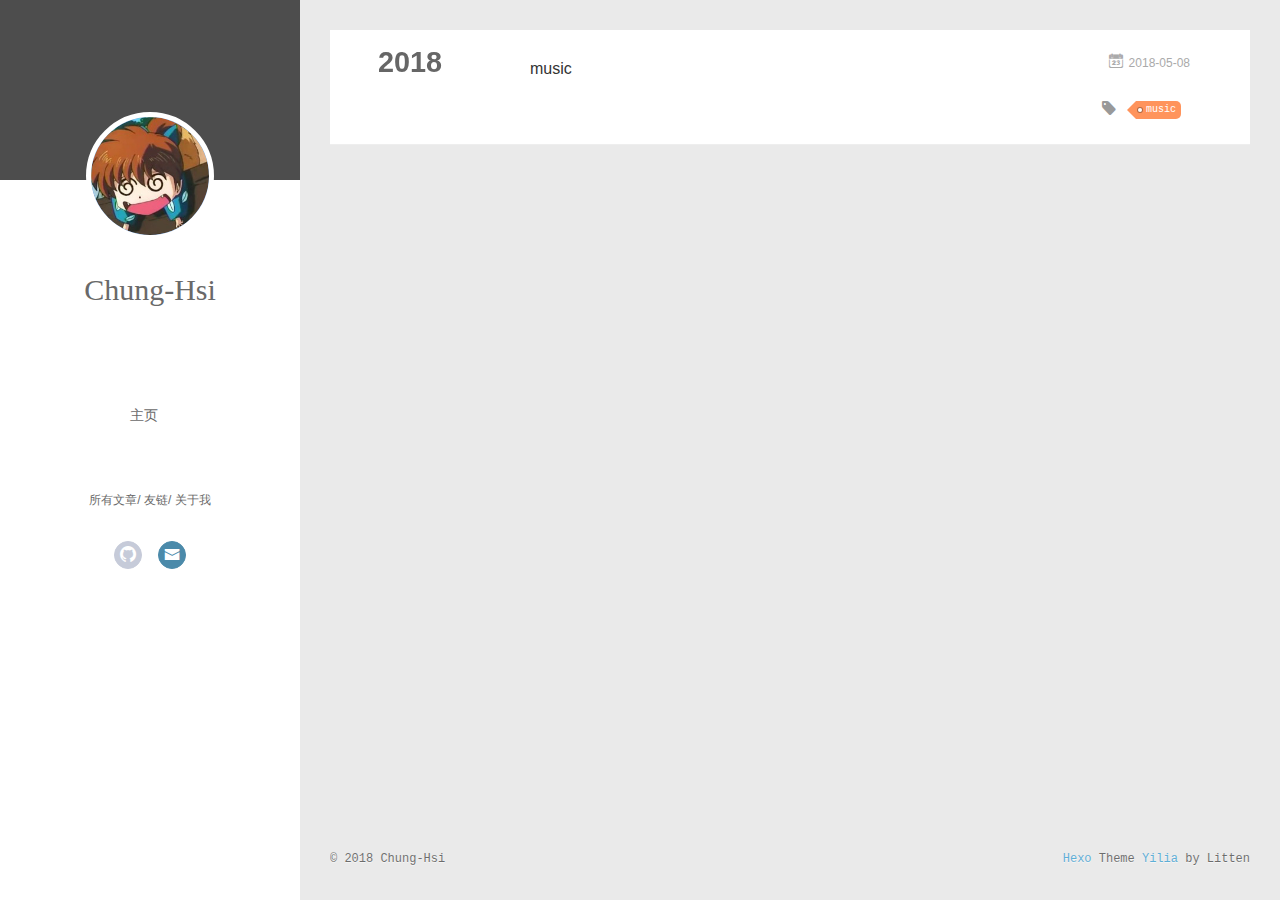
<file: tags/music/index.html>
<!DOCTYPE html>
<html>
<head>
  <meta charset="utf-8">
  
  <meta name="renderer" content="webkit">
  <meta http-equiv="X-UA-Compatible" content="IE=edge" >
  <link rel="dns-prefetch" href="https://rushiwo.github.io">
  <title>Tag: music | Chung-Hsi的博客</title>
  <meta name="viewport" content="width=device-width, initial-scale=1, maximum-scale=1">
  <meta name="description" content="天津大学光学工程13级">
<meta name="keywords" content="linux, js, Mac, optical fiber">
<meta property="og:type" content="website">
<meta property="og:title" content="Chung-Hsi的博客">
<meta property="og:url" content="https://rushiwo.github.io/tags/music/index.html">
<meta property="og:site_name" content="Chung-Hsi的博客">
<meta property="og:description" content="天津大学光学工程13级">
<meta property="og:locale" content="zh-CN">
<meta name="twitter:card" content="summary">
<meta name="twitter:title" content="Chung-Hsi的博客">
<meta name="twitter:description" content="天津大学光学工程13级">
  
    <link rel="alternative" href="/atom.xml" title="Chung-Hsi的博客" type="application/atom+xml">
  
  
    <link rel="icon" href="/favicon.png">
  
  <link rel="stylesheet" type="text/css" href="/./main.0cf68a.css">
  <style type="text/css">
  
    #container.show {
      background: linear-gradient(200deg,#a0cfe4,#e8c37e);
    }
  </style>
  

  

</head>

<body>
  <div id="container" q-class="show:isCtnShow">
    <canvas id="anm-canvas" class="anm-canvas"></canvas>
    <div class="left-col" q-class="show:isShow">
      
<div class="overlay" style="background: #4d4d4d"></div>
<div class="intrude-less">
	<header id="header" class="inner">
		<a href="/" class="profilepic">
			<img src="/assets/img/rushiwo.png" class="js-avatar">
		</a>
		<hgroup>
		  <h1 class="header-author"><a href="/">Chung-Hsi</a></h1>
		</hgroup>
		

		<nav class="header-menu">
			<ul>
			
				<li><a href="/">主页</a></li>
	        
			</ul>
		</nav>
		<nav class="header-smart-menu">
    		
    			
    			<a q-on="click: openSlider(e, 'innerArchive')" href="javascript:void(0)">所有文章</a>
    			
            
    			
    			<a q-on="click: openSlider(e, 'friends')" href="javascript:void(0)">友链</a>
    			
            
    			
    			<a q-on="click: openSlider(e, 'aboutme')" href="javascript:void(0)">关于我</a>
    			
            
		</nav>
		<nav class="header-nav">
			<div class="social">
				
					<a class="github" target="_blank" href="https://github.com/rushiwo" title="github"><i class="icon-github"></i></a>
		        
					<a class="mail" target="_blank" href="mailto:chxwang2014@gmail.com" title="mail"><i class="icon-mail"></i></a>
		        
			</div>
		</nav>
	</header>		
</div>

    </div>
    <div class="mid-col" q-class="show:isShow,hide:isShow|isFalse">
      
<nav id="mobile-nav">
  	<div class="overlay js-overlay" style="background: #4d4d4d"></div>
	<div class="btnctn js-mobile-btnctn">
  		<div class="slider-trigger list" q-on="click: openSlider(e)"><i class="icon icon-sort"></i></div>
	</div>
	<div class="intrude-less">
		<header id="header" class="inner">
			<div class="profilepic">
				<img src="/assets/img/rushiwo.png" class="js-avatar">
			</div>
			<hgroup>
			  <h1 class="header-author js-header-author">Chung-Hsi</h1>
			</hgroup>
			
			
			
				
			
			
			
			<nav class="header-nav">
				<div class="social">
					
						<a class="github" target="_blank" href="https://github.com/rushiwo" title="github"><i class="icon-github"></i></a>
			        
						<a class="mail" target="_blank" href="mailto:chxwang2014@gmail.com" title="mail"><i class="icon-mail"></i></a>
			        
				</div>
			</nav>

			<nav class="header-menu js-header-menu">
				<ul style="width: 50%">
				
				
					<li style="width: 100%"><a href="/">主页</a></li>
		        
				</ul>
			</nav>
		</header>				
	</div>
	<div class="mobile-mask" style="display:none" q-show="isShow"></div>
</nav>

      <div id="wrapper" class="body-wrap">
        <div class="menu-l">
          <div class="canvas-wrap">
            <canvas data-colors="#eaeaea" data-sectionHeight="100" data-contentId="js-content" id="myCanvas1" class="anm-canvas"></canvas>
          </div>
          <div id="js-content" class="content-ll">
            
  
  
    
    
      
      
      <section class="archives-wrap">
        <div class="archive-year-wrap">
          <a href="/archives/2018" class="archive-year">2018</a>
        </div>
        <div class="archives">
    
    <article class="archive-article archive-type-post">
  <div class="archive-article-inner">
    <header class="archive-article-header">
      	<div class="article-meta">
	      	<a href="/2018/05/08/music/" class="archive-article-date">
  	<time datetime="2018-05-08T14:37:58.000Z" itemprop="datePublished"><i class="icon-calendar icon"></i>2018-05-08</time>
</a>
        </div>
    	 
  
    <h1 itemprop="name">
      <a class="archive-article-title" href="/2018/05/08/music/">music</a>
    </h1>
  

        <div class="article-info info-on-right">
          
	<div class="article-tag tagcloud">
		<i class="icon-price-tags icon"></i>
		<ul class="article-tag-list">
			 
        		<li class="article-tag-list-item">
        			<a href="javascript:void(0)" class="js-tag article-tag-list-link color1">music</a>
        		</li>
      		
		</ul>
	</div>

          

        </div>
        <div class="clearfix"></div>
    </header>
  </div>
</article>
  
  
    </div></section>
  

    


          </div>
        </div>
      </div>
      <footer id="footer">
  <div class="outer">
    <div id="footer-info">
    	<div class="footer-left">
    		&copy; 2018 Chung-Hsi
    	</div>
      	<div class="footer-right">
      		<a href="http://hexo.io/" target="_blank">Hexo</a>  Theme <a href="https://github.com/litten/hexo-theme-yilia" target="_blank">Yilia</a> by Litten
      	</div>
    </div>
  </div>
</footer>
    </div>
    <script>
	var yiliaConfig = {
		mathjax: true,
		isHome: false,
		isPost: false,
		isArchive: false,
		isTag: true,
		isCategory: false,
		open_in_new: false,
		toc_hide_index: true,
		root: "/",
		innerArchive: true,
		showTags: false
	}
</script>

<script>!function(t){function n(e){if(r[e])return r[e].exports;var i=r[e]={exports:{},id:e,loaded:!1};return t[e].call(i.exports,i,i.exports,n),i.loaded=!0,i.exports}var r={};n.m=t,n.c=r,n.p="./",n(0)}([function(t,n,r){r(195),t.exports=r(191)},function(t,n,r){var e=r(3),i=r(52),o=r(27),u=r(28),c=r(53),f="prototype",a=function(t,n,r){var s,l,h,v,p=t&a.F,d=t&a.G,y=t&a.S,g=t&a.P,b=t&a.B,m=d?e:y?e[n]||(e[n]={}):(e[n]||{})[f],x=d?i:i[n]||(i[n]={}),w=x[f]||(x[f]={});d&&(r=n);for(s in r)l=!p&&m&&void 0!==m[s],h=(l?m:r)[s],v=b&&l?c(h,e):g&&"function"==typeof h?c(Function.call,h):h,m&&u(m,s,h,t&a.U),x[s]!=h&&o(x,s,v),g&&w[s]!=h&&(w[s]=h)};e.core=i,a.F=1,a.G=2,a.S=4,a.P=8,a.B=16,a.W=32,a.U=64,a.R=128,t.exports=a},function(t,n,r){var e=r(6);t.exports=function(t){if(!e(t))throw TypeError(t+" is not an object!");return t}},function(t,n){var r=t.exports="undefined"!=typeof window&&window.Math==Math?window:"undefined"!=typeof self&&self.Math==Math?self:Function("return this")();"number"==typeof __g&&(__g=r)},function(t,n){t.exports=function(t){try{return!!t()}catch(t){return!0}}},function(t,n){var r=t.exports="undefined"!=typeof window&&window.Math==Math?window:"undefined"!=typeof self&&self.Math==Math?self:Function("return this")();"number"==typeof __g&&(__g=r)},function(t,n){t.exports=function(t){return"object"==typeof t?null!==t:"function"==typeof t}},function(t,n,r){var e=r(126)("wks"),i=r(76),o=r(3).Symbol,u="function"==typeof o;(t.exports=function(t){return e[t]||(e[t]=u&&o[t]||(u?o:i)("Symbol."+t))}).store=e},function(t,n){var r={}.hasOwnProperty;t.exports=function(t,n){return r.call(t,n)}},function(t,n,r){var e=r(94),i=r(33);t.exports=function(t){return e(i(t))}},function(t,n,r){t.exports=!r(4)(function(){return 7!=Object.defineProperty({},"a",{get:function(){return 7}}).a})},function(t,n,r){var e=r(2),i=r(167),o=r(50),u=Object.defineProperty;n.f=r(10)?Object.defineProperty:function(t,n,r){if(e(t),n=o(n,!0),e(r),i)try{return u(t,n,r)}catch(t){}if("get"in r||"set"in r)throw TypeError("Accessors not supported!");return"value"in r&&(t[n]=r.value),t}},function(t,n,r){t.exports=!r(18)(function(){return 7!=Object.defineProperty({},"a",{get:function(){return 7}}).a})},function(t,n,r){var e=r(14),i=r(22);t.exports=r(12)?function(t,n,r){return e.f(t,n,i(1,r))}:function(t,n,r){return t[n]=r,t}},function(t,n,r){var e=r(20),i=r(58),o=r(42),u=Object.defineProperty;n.f=r(12)?Object.defineProperty:function(t,n,r){if(e(t),n=o(n,!0),e(r),i)try{return u(t,n,r)}catch(t){}if("get"in r||"set"in r)throw TypeError("Accessors not supported!");return"value"in r&&(t[n]=r.value),t}},function(t,n,r){var e=r(40)("wks"),i=r(23),o=r(5).Symbol,u="function"==typeof o;(t.exports=function(t){return e[t]||(e[t]=u&&o[t]||(u?o:i)("Symbol."+t))}).store=e},function(t,n,r){var e=r(67),i=Math.min;t.exports=function(t){return t>0?i(e(t),9007199254740991):0}},function(t,n,r){var e=r(46);t.exports=function(t){return Object(e(t))}},function(t,n){t.exports=function(t){try{return!!t()}catch(t){return!0}}},function(t,n,r){var e=r(63),i=r(34);t.exports=Object.keys||function(t){return e(t,i)}},function(t,n,r){var e=r(21);t.exports=function(t){if(!e(t))throw TypeError(t+" is not an object!");return t}},function(t,n){t.exports=function(t){return"object"==typeof t?null!==t:"function"==typeof t}},function(t,n){t.exports=function(t,n){return{enumerable:!(1&t),configurable:!(2&t),writable:!(4&t),value:n}}},function(t,n){var r=0,e=Math.random();t.exports=function(t){return"Symbol(".concat(void 0===t?"":t,")_",(++r+e).toString(36))}},function(t,n){var r={}.hasOwnProperty;t.exports=function(t,n){return r.call(t,n)}},function(t,n){var r=t.exports={version:"2.4.0"};"number"==typeof __e&&(__e=r)},function(t,n){t.exports=function(t){if("function"!=typeof t)throw TypeError(t+" is not a function!");return t}},function(t,n,r){var e=r(11),i=r(66);t.exports=r(10)?function(t,n,r){return e.f(t,n,i(1,r))}:function(t,n,r){return t[n]=r,t}},function(t,n,r){var e=r(3),i=r(27),o=r(24),u=r(76)("src"),c="toString",f=Function[c],a=(""+f).split(c);r(52).inspectSource=function(t){return f.call(t)},(t.exports=function(t,n,r,c){var f="function"==typeof r;f&&(o(r,"name")||i(r,"name",n)),t[n]!==r&&(f&&(o(r,u)||i(r,u,t[n]?""+t[n]:a.join(String(n)))),t===e?t[n]=r:c?t[n]?t[n]=r:i(t,n,r):(delete t[n],i(t,n,r)))})(Function.prototype,c,function(){return"function"==typeof this&&this[u]||f.call(this)})},function(t,n,r){var e=r(1),i=r(4),o=r(46),u=function(t,n,r,e){var i=String(o(t)),u="<"+n;return""!==r&&(u+=" "+r+'="'+String(e).replace(/"/g,"&quot;")+'"'),u+">"+i+"</"+n+">"};t.exports=function(t,n){var r={};r[t]=n(u),e(e.P+e.F*i(function(){var n=""[t]('"');return n!==n.toLowerCase()||n.split('"').length>3}),"String",r)}},function(t,n,r){var e=r(115),i=r(46);t.exports=function(t){return e(i(t))}},function(t,n,r){var e=r(116),i=r(66),o=r(30),u=r(50),c=r(24),f=r(167),a=Object.getOwnPropertyDescriptor;n.f=r(10)?a:function(t,n){if(t=o(t),n=u(n,!0),f)try{return a(t,n)}catch(t){}if(c(t,n))return i(!e.f.call(t,n),t[n])}},function(t,n,r){var e=r(24),i=r(17),o=r(145)("IE_PROTO"),u=Object.prototype;t.exports=Object.getPrototypeOf||function(t){return t=i(t),e(t,o)?t[o]:"function"==typeof t.constructor&&t instanceof t.constructor?t.constructor.prototype:t instanceof Object?u:null}},function(t,n){t.exports=function(t){if(void 0==t)throw TypeError("Can't call method on  "+t);return t}},function(t,n){t.exports="constructor,hasOwnProperty,isPrototypeOf,propertyIsEnumerable,toLocaleString,toString,valueOf".split(",")},function(t,n){t.exports={}},function(t,n){t.exports=!0},function(t,n){n.f={}.propertyIsEnumerable},function(t,n,r){var e=r(14).f,i=r(8),o=r(15)("toStringTag");t.exports=function(t,n,r){t&&!i(t=r?t:t.prototype,o)&&e(t,o,{configurable:!0,value:n})}},function(t,n,r){var e=r(40)("keys"),i=r(23);t.exports=function(t){return e[t]||(e[t]=i(t))}},function(t,n,r){var e=r(5),i="__core-js_shared__",o=e[i]||(e[i]={});t.exports=function(t){return o[t]||(o[t]={})}},function(t,n){var r=Math.ceil,e=Math.floor;t.exports=function(t){return isNaN(t=+t)?0:(t>0?e:r)(t)}},function(t,n,r){var e=r(21);t.exports=function(t,n){if(!e(t))return t;var r,i;if(n&&"function"==typeof(r=t.toString)&&!e(i=r.call(t)))return i;if("function"==typeof(r=t.valueOf)&&!e(i=r.call(t)))return i;if(!n&&"function"==typeof(r=t.toString)&&!e(i=r.call(t)))return i;throw TypeError("Can't convert object to primitive value")}},function(t,n,r){var e=r(5),i=r(25),o=r(36),u=r(44),c=r(14).f;t.exports=function(t){var n=i.Symbol||(i.Symbol=o?{}:e.Symbol||{});"_"==t.charAt(0)||t in n||c(n,t,{value:u.f(t)})}},function(t,n,r){n.f=r(15)},function(t,n){var r={}.toString;t.exports=function(t){return r.call(t).slice(8,-1)}},function(t,n){t.exports=function(t){if(void 0==t)throw TypeError("Can't call method on  "+t);return t}},function(t,n,r){var e=r(4);t.exports=function(t,n){return!!t&&e(function(){n?t.call(null,function(){},1):t.call(null)})}},function(t,n,r){var e=r(53),i=r(115),o=r(17),u=r(16),c=r(203);t.exports=function(t,n){var r=1==t,f=2==t,a=3==t,s=4==t,l=6==t,h=5==t||l,v=n||c;return function(n,c,p){for(var d,y,g=o(n),b=i(g),m=e(c,p,3),x=u(b.length),w=0,S=r?v(n,x):f?v(n,0):void 0;x>w;w++)if((h||w in b)&&(d=b[w],y=m(d,w,g),t))if(r)S[w]=y;else if(y)switch(t){case 3:return!0;case 5:return d;case 6:return w;case 2:S.push(d)}else if(s)return!1;return l?-1:a||s?s:S}}},function(t,n,r){var e=r(1),i=r(52),o=r(4);t.exports=function(t,n){var r=(i.Object||{})[t]||Object[t],u={};u[t]=n(r),e(e.S+e.F*o(function(){r(1)}),"Object",u)}},function(t,n,r){var e=r(6);t.exports=function(t,n){if(!e(t))return t;var r,i;if(n&&"function"==typeof(r=t.toString)&&!e(i=r.call(t)))return i;if("function"==typeof(r=t.valueOf)&&!e(i=r.call(t)))return i;if(!n&&"function"==typeof(r=t.toString)&&!e(i=r.call(t)))return i;throw TypeError("Can't convert object to primitive value")}},function(t,n,r){var e=r(5),i=r(25),o=r(91),u=r(13),c="prototype",f=function(t,n,r){var a,s,l,h=t&f.F,v=t&f.G,p=t&f.S,d=t&f.P,y=t&f.B,g=t&f.W,b=v?i:i[n]||(i[n]={}),m=b[c],x=v?e:p?e[n]:(e[n]||{})[c];v&&(r=n);for(a in r)(s=!h&&x&&void 0!==x[a])&&a in b||(l=s?x[a]:r[a],b[a]=v&&"function"!=typeof x[a]?r[a]:y&&s?o(l,e):g&&x[a]==l?function(t){var n=function(n,r,e){if(this instanceof t){switch(arguments.length){case 0:return new t;case 1:return new t(n);case 2:return new t(n,r)}return new t(n,r,e)}return t.apply(this,arguments)};return n[c]=t[c],n}(l):d&&"function"==typeof l?o(Function.call,l):l,d&&((b.virtual||(b.virtual={}))[a]=l,t&f.R&&m&&!m[a]&&u(m,a,l)))};f.F=1,f.G=2,f.S=4,f.P=8,f.B=16,f.W=32,f.U=64,f.R=128,t.exports=f},function(t,n){var r=t.exports={version:"2.4.0"};"number"==typeof __e&&(__e=r)},function(t,n,r){var e=r(26);t.exports=function(t,n,r){if(e(t),void 0===n)return t;switch(r){case 1:return function(r){return t.call(n,r)};case 2:return function(r,e){return t.call(n,r,e)};case 3:return function(r,e,i){return t.call(n,r,e,i)}}return function(){return t.apply(n,arguments)}}},function(t,n,r){var e=r(183),i=r(1),o=r(126)("metadata"),u=o.store||(o.store=new(r(186))),c=function(t,n,r){var i=u.get(t);if(!i){if(!r)return;u.set(t,i=new e)}var o=i.get(n);if(!o){if(!r)return;i.set(n,o=new e)}return o},f=function(t,n,r){var e=c(n,r,!1);return void 0!==e&&e.has(t)},a=function(t,n,r){var e=c(n,r,!1);return void 0===e?void 0:e.get(t)},s=function(t,n,r,e){c(r,e,!0).set(t,n)},l=function(t,n){var r=c(t,n,!1),e=[];return r&&r.forEach(function(t,n){e.push(n)}),e},h=function(t){return void 0===t||"symbol"==typeof t?t:String(t)},v=function(t){i(i.S,"Reflect",t)};t.exports={store:u,map:c,has:f,get:a,set:s,keys:l,key:h,exp:v}},function(t,n,r){"use strict";if(r(10)){var e=r(69),i=r(3),o=r(4),u=r(1),c=r(127),f=r(152),a=r(53),s=r(68),l=r(66),h=r(27),v=r(73),p=r(67),d=r(16),y=r(75),g=r(50),b=r(24),m=r(180),x=r(114),w=r(6),S=r(17),_=r(137),O=r(70),E=r(32),P=r(71).f,j=r(154),F=r(76),M=r(7),A=r(48),N=r(117),T=r(146),I=r(155),k=r(80),L=r(123),R=r(74),C=r(130),D=r(160),U=r(11),W=r(31),G=U.f,B=W.f,V=i.RangeError,z=i.TypeError,q=i.Uint8Array,K="ArrayBuffer",J="Shared"+K,Y="BYTES_PER_ELEMENT",H="prototype",$=Array[H],X=f.ArrayBuffer,Q=f.DataView,Z=A(0),tt=A(2),nt=A(3),rt=A(4),et=A(5),it=A(6),ot=N(!0),ut=N(!1),ct=I.values,ft=I.keys,at=I.entries,st=$.lastIndexOf,lt=$.reduce,ht=$.reduceRight,vt=$.join,pt=$.sort,dt=$.slice,yt=$.toString,gt=$.toLocaleString,bt=M("iterator"),mt=M("toStringTag"),xt=F("typed_constructor"),wt=F("def_constructor"),St=c.CONSTR,_t=c.TYPED,Ot=c.VIEW,Et="Wrong length!",Pt=A(1,function(t,n){return Tt(T(t,t[wt]),n)}),jt=o(function(){return 1===new q(new Uint16Array([1]).buffer)[0]}),Ft=!!q&&!!q[H].set&&o(function(){new q(1).set({})}),Mt=function(t,n){if(void 0===t)throw z(Et);var r=+t,e=d(t);if(n&&!m(r,e))throw V(Et);return e},At=function(t,n){var r=p(t);if(r<0||r%n)throw V("Wrong offset!");return r},Nt=function(t){if(w(t)&&_t in t)return t;throw z(t+" is not a typed array!")},Tt=function(t,n){if(!(w(t)&&xt in t))throw z("It is not a typed array constructor!");return new t(n)},It=function(t,n){return kt(T(t,t[wt]),n)},kt=function(t,n){for(var r=0,e=n.length,i=Tt(t,e);e>r;)i[r]=n[r++];return i},Lt=function(t,n,r){G(t,n,{get:function(){return this._d[r]}})},Rt=function(t){var n,r,e,i,o,u,c=S(t),f=arguments.length,s=f>1?arguments[1]:void 0,l=void 0!==s,h=j(c);if(void 0!=h&&!_(h)){for(u=h.call(c),e=[],n=0;!(o=u.next()).done;n++)e.push(o.value);c=e}for(l&&f>2&&(s=a(s,arguments[2],2)),n=0,r=d(c.length),i=Tt(this,r);r>n;n++)i[n]=l?s(c[n],n):c[n];return i},Ct=function(){for(var t=0,n=arguments.length,r=Tt(this,n);n>t;)r[t]=arguments[t++];return r},Dt=!!q&&o(function(){gt.call(new q(1))}),Ut=function(){return gt.apply(Dt?dt.call(Nt(this)):Nt(this),arguments)},Wt={copyWithin:function(t,n){return D.call(Nt(this),t,n,arguments.length>2?arguments[2]:void 0)},every:function(t){return rt(Nt(this),t,arguments.length>1?arguments[1]:void 0)},fill:function(t){return C.apply(Nt(this),arguments)},filter:function(t){return It(this,tt(Nt(this),t,arguments.length>1?arguments[1]:void 0))},find:function(t){return et(Nt(this),t,arguments.length>1?arguments[1]:void 0)},findIndex:function(t){return it(Nt(this),t,arguments.length>1?arguments[1]:void 0)},forEach:function(t){Z(Nt(this),t,arguments.length>1?arguments[1]:void 0)},indexOf:function(t){return ut(Nt(this),t,arguments.length>1?arguments[1]:void 0)},includes:function(t){return ot(Nt(this),t,arguments.length>1?arguments[1]:void 0)},join:function(t){return vt.apply(Nt(this),arguments)},lastIndexOf:function(t){return st.apply(Nt(this),arguments)},map:function(t){return Pt(Nt(this),t,arguments.length>1?arguments[1]:void 0)},reduce:function(t){return lt.apply(Nt(this),arguments)},reduceRight:function(t){return ht.apply(Nt(this),arguments)},reverse:function(){for(var t,n=this,r=Nt(n).length,e=Math.floor(r/2),i=0;i<e;)t=n[i],n[i++]=n[--r],n[r]=t;return n},some:function(t){return nt(Nt(this),t,arguments.length>1?arguments[1]:void 0)},sort:function(t){return pt.call(Nt(this),t)},subarray:function(t,n){var r=Nt(this),e=r.length,i=y(t,e);return new(T(r,r[wt]))(r.buffer,r.byteOffset+i*r.BYTES_PER_ELEMENT,d((void 0===n?e:y(n,e))-i))}},Gt=function(t,n){return It(this,dt.call(Nt(this),t,n))},Bt=function(t){Nt(this);var n=At(arguments[1],1),r=this.length,e=S(t),i=d(e.length),o=0;if(i+n>r)throw V(Et);for(;o<i;)this[n+o]=e[o++]},Vt={entries:function(){return at.call(Nt(this))},keys:function(){return ft.call(Nt(this))},values:function(){return ct.call(Nt(this))}},zt=function(t,n){return w(t)&&t[_t]&&"symbol"!=typeof n&&n in t&&String(+n)==String(n)},qt=function(t,n){return zt(t,n=g(n,!0))?l(2,t[n]):B(t,n)},Kt=function(t,n,r){return!(zt(t,n=g(n,!0))&&w(r)&&b(r,"value"))||b(r,"get")||b(r,"set")||r.configurable||b(r,"writable")&&!r.writable||b(r,"enumerable")&&!r.enumerable?G(t,n,r):(t[n]=r.value,t)};St||(W.f=qt,U.f=Kt),u(u.S+u.F*!St,"Object",{getOwnPropertyDescriptor:qt,defineProperty:Kt}),o(function(){yt.call({})})&&(yt=gt=function(){return vt.call(this)});var Jt=v({},Wt);v(Jt,Vt),h(Jt,bt,Vt.values),v(Jt,{slice:Gt,set:Bt,constructor:function(){},toString:yt,toLocaleString:Ut}),Lt(Jt,"buffer","b"),Lt(Jt,"byteOffset","o"),Lt(Jt,"byteLength","l"),Lt(Jt,"length","e"),G(Jt,mt,{get:function(){return this[_t]}}),t.exports=function(t,n,r,f){f=!!f;var a=t+(f?"Clamped":"")+"Array",l="Uint8Array"!=a,v="get"+t,p="set"+t,y=i[a],g=y||{},b=y&&E(y),m=!y||!c.ABV,S={},_=y&&y[H],j=function(t,r){var e=t._d;return e.v[v](r*n+e.o,jt)},F=function(t,r,e){var i=t._d;f&&(e=(e=Math.round(e))<0?0:e>255?255:255&e),i.v[p](r*n+i.o,e,jt)},M=function(t,n){G(t,n,{get:function(){return j(this,n)},set:function(t){return F(this,n,t)},enumerable:!0})};m?(y=r(function(t,r,e,i){s(t,y,a,"_d");var o,u,c,f,l=0,v=0;if(w(r)){if(!(r instanceof X||(f=x(r))==K||f==J))return _t in r?kt(y,r):Rt.call(y,r);o=r,v=At(e,n);var p=r.byteLength;if(void 0===i){if(p%n)throw V(Et);if((u=p-v)<0)throw V(Et)}else if((u=d(i)*n)+v>p)throw V(Et);c=u/n}else c=Mt(r,!0),u=c*n,o=new X(u);for(h(t,"_d",{b:o,o:v,l:u,e:c,v:new Q(o)});l<c;)M(t,l++)}),_=y[H]=O(Jt),h(_,"constructor",y)):L(function(t){new y(null),new y(t)},!0)||(y=r(function(t,r,e,i){s(t,y,a);var o;return w(r)?r instanceof X||(o=x(r))==K||o==J?void 0!==i?new g(r,At(e,n),i):void 0!==e?new g(r,At(e,n)):new g(r):_t in r?kt(y,r):Rt.call(y,r):new g(Mt(r,l))}),Z(b!==Function.prototype?P(g).concat(P(b)):P(g),function(t){t in y||h(y,t,g[t])}),y[H]=_,e||(_.constructor=y));var A=_[bt],N=!!A&&("values"==A.name||void 0==A.name),T=Vt.values;h(y,xt,!0),h(_,_t,a),h(_,Ot,!0),h(_,wt,y),(f?new y(1)[mt]==a:mt in _)||G(_,mt,{get:function(){return a}}),S[a]=y,u(u.G+u.W+u.F*(y!=g),S),u(u.S,a,{BYTES_PER_ELEMENT:n,from:Rt,of:Ct}),Y in _||h(_,Y,n),u(u.P,a,Wt),R(a),u(u.P+u.F*Ft,a,{set:Bt}),u(u.P+u.F*!N,a,Vt),u(u.P+u.F*(_.toString!=yt),a,{toString:yt}),u(u.P+u.F*o(function(){new y(1).slice()}),a,{slice:Gt}),u(u.P+u.F*(o(function(){return[1,2].toLocaleString()!=new y([1,2]).toLocaleString()})||!o(function(){_.toLocaleString.call([1,2])})),a,{toLocaleString:Ut}),k[a]=N?A:T,e||N||h(_,bt,T)}}else t.exports=function(){}},function(t,n){var r={}.toString;t.exports=function(t){return r.call(t).slice(8,-1)}},function(t,n,r){var e=r(21),i=r(5).document,o=e(i)&&e(i.createElement);t.exports=function(t){return o?i.createElement(t):{}}},function(t,n,r){t.exports=!r(12)&&!r(18)(function(){return 7!=Object.defineProperty(r(57)("div"),"a",{get:function(){return 7}}).a})},function(t,n,r){"use strict";var e=r(36),i=r(51),o=r(64),u=r(13),c=r(8),f=r(35),a=r(96),s=r(38),l=r(103),h=r(15)("iterator"),v=!([].keys&&"next"in[].keys()),p="keys",d="values",y=function(){return this};t.exports=function(t,n,r,g,b,m,x){a(r,n,g);var w,S,_,O=function(t){if(!v&&t in F)return F[t];switch(t){case p:case d:return function(){return new r(this,t)}}return function(){return new r(this,t)}},E=n+" Iterator",P=b==d,j=!1,F=t.prototype,M=F[h]||F["@@iterator"]||b&&F[b],A=M||O(b),N=b?P?O("entries"):A:void 0,T="Array"==n?F.entries||M:M;if(T&&(_=l(T.call(new t)))!==Object.prototype&&(s(_,E,!0),e||c(_,h)||u(_,h,y)),P&&M&&M.name!==d&&(j=!0,A=function(){return M.call(this)}),e&&!x||!v&&!j&&F[h]||u(F,h,A),f[n]=A,f[E]=y,b)if(w={values:P?A:O(d),keys:m?A:O(p),entries:N},x)for(S in w)S in F||o(F,S,w[S]);else i(i.P+i.F*(v||j),n,w);return w}},function(t,n,r){var e=r(20),i=r(100),o=r(34),u=r(39)("IE_PROTO"),c=function(){},f="prototype",a=function(){var t,n=r(57)("iframe"),e=o.length;for(n.style.display="none",r(93).appendChild(n),n.src="javascript:",t=n.contentWindow.document,t.open(),t.write("<script>document.F=Object<\/script>"),t.close(),a=t.F;e--;)delete a[f][o[e]];return a()};t.exports=Object.create||function(t,n){var r;return null!==t?(c[f]=e(t),r=new c,c[f]=null,r[u]=t):r=a(),void 0===n?r:i(r,n)}},function(t,n,r){var e=r(63),i=r(34).concat("length","prototype");n.f=Object.getOwnPropertyNames||function(t){return e(t,i)}},function(t,n){n.f=Object.getOwnPropertySymbols},function(t,n,r){var e=r(8),i=r(9),o=r(90)(!1),u=r(39)("IE_PROTO");t.exports=function(t,n){var r,c=i(t),f=0,a=[];for(r in c)r!=u&&e(c,r)&&a.push(r);for(;n.length>f;)e(c,r=n[f++])&&(~o(a,r)||a.push(r));return a}},function(t,n,r){t.exports=r(13)},function(t,n,r){var e=r(76)("meta"),i=r(6),o=r(24),u=r(11).f,c=0,f=Object.isExtensible||function(){return!0},a=!r(4)(function(){return f(Object.preventExtensions({}))}),s=function(t){u(t,e,{value:{i:"O"+ ++c,w:{}}})},l=function(t,n){if(!i(t))return"symbol"==typeof t?t:("string"==typeof t?"S":"P")+t;if(!o(t,e)){if(!f(t))return"F";if(!n)return"E";s(t)}return t[e].i},h=function(t,n){if(!o(t,e)){if(!f(t))return!0;if(!n)return!1;s(t)}return t[e].w},v=function(t){return a&&p.NEED&&f(t)&&!o(t,e)&&s(t),t},p=t.exports={KEY:e,NEED:!1,fastKey:l,getWeak:h,onFreeze:v}},function(t,n){t.exports=function(t,n){return{enumerable:!(1&t),configurable:!(2&t),writable:!(4&t),value:n}}},function(t,n){var r=Math.ceil,e=Math.floor;t.exports=function(t){return isNaN(t=+t)?0:(t>0?e:r)(t)}},function(t,n){t.exports=function(t,n,r,e){if(!(t instanceof n)||void 0!==e&&e in t)throw TypeError(r+": incorrect invocation!");return t}},function(t,n){t.exports=!1},function(t,n,r){var e=r(2),i=r(173),o=r(133),u=r(145)("IE_PROTO"),c=function(){},f="prototype",a=function(){var t,n=r(132)("iframe"),e=o.length;for(n.style.display="none",r(135).appendChild(n),n.src="javascript:",t=n.contentWindow.document,t.open(),t.write("<script>document.F=Object<\/script>"),t.close(),a=t.F;e--;)delete a[f][o[e]];return a()};t.exports=Object.create||function(t,n){var r;return null!==t?(c[f]=e(t),r=new c,c[f]=null,r[u]=t):r=a(),void 0===n?r:i(r,n)}},function(t,n,r){var e=r(175),i=r(133).concat("length","prototype");n.f=Object.getOwnPropertyNames||function(t){return e(t,i)}},function(t,n,r){var e=r(175),i=r(133);t.exports=Object.keys||function(t){return e(t,i)}},function(t,n,r){var e=r(28);t.exports=function(t,n,r){for(var i in n)e(t,i,n[i],r);return t}},function(t,n,r){"use strict";var e=r(3),i=r(11),o=r(10),u=r(7)("species");t.exports=function(t){var n=e[t];o&&n&&!n[u]&&i.f(n,u,{configurable:!0,get:function(){return this}})}},function(t,n,r){var e=r(67),i=Math.max,o=Math.min;t.exports=function(t,n){return t=e(t),t<0?i(t+n,0):o(t,n)}},function(t,n){var r=0,e=Math.random();t.exports=function(t){return"Symbol(".concat(void 0===t?"":t,")_",(++r+e).toString(36))}},function(t,n,r){var e=r(33);t.exports=function(t){return Object(e(t))}},function(t,n,r){var e=r(7)("unscopables"),i=Array.prototype;void 0==i[e]&&r(27)(i,e,{}),t.exports=function(t){i[e][t]=!0}},function(t,n,r){var e=r(53),i=r(169),o=r(137),u=r(2),c=r(16),f=r(154),a={},s={},n=t.exports=function(t,n,r,l,h){var v,p,d,y,g=h?function(){return t}:f(t),b=e(r,l,n?2:1),m=0;if("function"!=typeof g)throw TypeError(t+" is not iterable!");if(o(g)){for(v=c(t.length);v>m;m++)if((y=n?b(u(p=t[m])[0],p[1]):b(t[m]))===a||y===s)return y}else for(d=g.call(t);!(p=d.next()).done;)if((y=i(d,b,p.value,n))===a||y===s)return y};n.BREAK=a,n.RETURN=s},function(t,n){t.exports={}},function(t,n,r){var e=r(11).f,i=r(24),o=r(7)("toStringTag");t.exports=function(t,n,r){t&&!i(t=r?t:t.prototype,o)&&e(t,o,{configurable:!0,value:n})}},function(t,n,r){var e=r(1),i=r(46),o=r(4),u=r(150),c="["+u+"]",f="​",a=RegExp("^"+c+c+"*"),s=RegExp(c+c+"*$"),l=function(t,n,r){var i={},c=o(function(){return!!u[t]()||f[t]()!=f}),a=i[t]=c?n(h):u[t];r&&(i[r]=a),e(e.P+e.F*c,"String",i)},h=l.trim=function(t,n){return t=String(i(t)),1&n&&(t=t.replace(a,"")),2&n&&(t=t.replace(s,"")),t};t.exports=l},function(t,n,r){t.exports={default:r(86),__esModule:!0}},function(t,n,r){t.exports={default:r(87),__esModule:!0}},function(t,n,r){"use strict";function e(t){return t&&t.__esModule?t:{default:t}}n.__esModule=!0;var i=r(84),o=e(i),u=r(83),c=e(u),f="function"==typeof c.default&&"symbol"==typeof o.default?function(t){return typeof t}:function(t){return t&&"function"==typeof c.default&&t.constructor===c.default&&t!==c.default.prototype?"symbol":typeof t};n.default="function"==typeof c.default&&"symbol"===f(o.default)?function(t){return void 0===t?"undefined":f(t)}:function(t){return t&&"function"==typeof c.default&&t.constructor===c.default&&t!==c.default.prototype?"symbol":void 0===t?"undefined":f(t)}},function(t,n,r){r(110),r(108),r(111),r(112),t.exports=r(25).Symbol},function(t,n,r){r(109),r(113),t.exports=r(44).f("iterator")},function(t,n){t.exports=function(t){if("function"!=typeof t)throw TypeError(t+" is not a function!");return t}},function(t,n){t.exports=function(){}},function(t,n,r){var e=r(9),i=r(106),o=r(105);t.exports=function(t){return function(n,r,u){var c,f=e(n),a=i(f.length),s=o(u,a);if(t&&r!=r){for(;a>s;)if((c=f[s++])!=c)return!0}else for(;a>s;s++)if((t||s in f)&&f[s]===r)return t||s||0;return!t&&-1}}},function(t,n,r){var e=r(88);t.exports=function(t,n,r){if(e(t),void 0===n)return t;switch(r){case 1:return function(r){return t.call(n,r)};case 2:return function(r,e){return t.call(n,r,e)};case 3:return function(r,e,i){return t.call(n,r,e,i)}}return function(){return t.apply(n,arguments)}}},function(t,n,r){var e=r(19),i=r(62),o=r(37);t.exports=function(t){var n=e(t),r=i.f;if(r)for(var u,c=r(t),f=o.f,a=0;c.length>a;)f.call(t,u=c[a++])&&n.push(u);return n}},function(t,n,r){t.exports=r(5).document&&document.documentElement},function(t,n,r){var e=r(56);t.exports=Object("z").propertyIsEnumerable(0)?Object:function(t){return"String"==e(t)?t.split(""):Object(t)}},function(t,n,r){var e=r(56);t.exports=Array.isArray||function(t){return"Array"==e(t)}},function(t,n,r){"use strict";var e=r(60),i=r(22),o=r(38),u={};r(13)(u,r(15)("iterator"),function(){return this}),t.exports=function(t,n,r){t.prototype=e(u,{next:i(1,r)}),o(t,n+" Iterator")}},function(t,n){t.exports=function(t,n){return{value:n,done:!!t}}},function(t,n,r){var e=r(19),i=r(9);t.exports=function(t,n){for(var r,o=i(t),u=e(o),c=u.length,f=0;c>f;)if(o[r=u[f++]]===n)return r}},function(t,n,r){var e=r(23)("meta"),i=r(21),o=r(8),u=r(14).f,c=0,f=Object.isExtensible||function(){return!0},a=!r(18)(function(){return f(Object.preventExtensions({}))}),s=function(t){u(t,e,{value:{i:"O"+ ++c,w:{}}})},l=function(t,n){if(!i(t))return"symbol"==typeof t?t:("string"==typeof t?"S":"P")+t;if(!o(t,e)){if(!f(t))return"F";if(!n)return"E";s(t)}return t[e].i},h=function(t,n){if(!o(t,e)){if(!f(t))return!0;if(!n)return!1;s(t)}return t[e].w},v=function(t){return a&&p.NEED&&f(t)&&!o(t,e)&&s(t),t},p=t.exports={KEY:e,NEED:!1,fastKey:l,getWeak:h,onFreeze:v}},function(t,n,r){var e=r(14),i=r(20),o=r(19);t.exports=r(12)?Object.defineProperties:function(t,n){i(t);for(var r,u=o(n),c=u.length,f=0;c>f;)e.f(t,r=u[f++],n[r]);return t}},function(t,n,r){var e=r(37),i=r(22),o=r(9),u=r(42),c=r(8),f=r(58),a=Object.getOwnPropertyDescriptor;n.f=r(12)?a:function(t,n){if(t=o(t),n=u(n,!0),f)try{return a(t,n)}catch(t){}if(c(t,n))return i(!e.f.call(t,n),t[n])}},function(t,n,r){var e=r(9),i=r(61).f,o={}.toString,u="object"==typeof window&&window&&Object.getOwnPropertyNames?Object.getOwnPropertyNames(window):[],c=function(t){try{return i(t)}catch(t){return u.slice()}};t.exports.f=function(t){return u&&"[object Window]"==o.call(t)?c(t):i(e(t))}},function(t,n,r){var e=r(8),i=r(77),o=r(39)("IE_PROTO"),u=Object.prototype;t.exports=Object.getPrototypeOf||function(t){return t=i(t),e(t,o)?t[o]:"function"==typeof t.constructor&&t instanceof t.constructor?t.constructor.prototype:t instanceof Object?u:null}},function(t,n,r){var e=r(41),i=r(33);t.exports=function(t){return function(n,r){var o,u,c=String(i(n)),f=e(r),a=c.length;return f<0||f>=a?t?"":void 0:(o=c.charCodeAt(f),o<55296||o>56319||f+1===a||(u=c.charCodeAt(f+1))<56320||u>57343?t?c.charAt(f):o:t?c.slice(f,f+2):u-56320+(o-55296<<10)+65536)}}},function(t,n,r){var e=r(41),i=Math.max,o=Math.min;t.exports=function(t,n){return t=e(t),t<0?i(t+n,0):o(t,n)}},function(t,n,r){var e=r(41),i=Math.min;t.exports=function(t){return t>0?i(e(t),9007199254740991):0}},function(t,n,r){"use strict";var e=r(89),i=r(97),o=r(35),u=r(9);t.exports=r(59)(Array,"Array",function(t,n){this._t=u(t),this._i=0,this._k=n},function(){var t=this._t,n=this._k,r=this._i++;return!t||r>=t.length?(this._t=void 0,i(1)):"keys"==n?i(0,r):"values"==n?i(0,t[r]):i(0,[r,t[r]])},"values"),o.Arguments=o.Array,e("keys"),e("values"),e("entries")},function(t,n){},function(t,n,r){"use strict";var e=r(104)(!0);r(59)(String,"String",function(t){this._t=String(t),this._i=0},function(){var t,n=this._t,r=this._i;return r>=n.length?{value:void 0,done:!0}:(t=e(n,r),this._i+=t.length,{value:t,done:!1})})},function(t,n,r){"use strict";var e=r(5),i=r(8),o=r(12),u=r(51),c=r(64),f=r(99).KEY,a=r(18),s=r(40),l=r(38),h=r(23),v=r(15),p=r(44),d=r(43),y=r(98),g=r(92),b=r(95),m=r(20),x=r(9),w=r(42),S=r(22),_=r(60),O=r(102),E=r(101),P=r(14),j=r(19),F=E.f,M=P.f,A=O.f,N=e.Symbol,T=e.JSON,I=T&&T.stringify,k="prototype",L=v("_hidden"),R=v("toPrimitive"),C={}.propertyIsEnumerable,D=s("symbol-registry"),U=s("symbols"),W=s("op-symbols"),G=Object[k],B="function"==typeof N,V=e.QObject,z=!V||!V[k]||!V[k].findChild,q=o&&a(function(){return 7!=_(M({},"a",{get:function(){return M(this,"a",{value:7}).a}})).a})?function(t,n,r){var e=F(G,n);e&&delete G[n],M(t,n,r),e&&t!==G&&M(G,n,e)}:M,K=function(t){var n=U[t]=_(N[k]);return n._k=t,n},J=B&&"symbol"==typeof N.iterator?function(t){return"symbol"==typeof t}:function(t){return t instanceof N},Y=function(t,n,r){return t===G&&Y(W,n,r),m(t),n=w(n,!0),m(r),i(U,n)?(r.enumerable?(i(t,L)&&t[L][n]&&(t[L][n]=!1),r=_(r,{enumerable:S(0,!1)})):(i(t,L)||M(t,L,S(1,{})),t[L][n]=!0),q(t,n,r)):M(t,n,r)},H=function(t,n){m(t);for(var r,e=g(n=x(n)),i=0,o=e.length;o>i;)Y(t,r=e[i++],n[r]);return t},$=function(t,n){return void 0===n?_(t):H(_(t),n)},X=function(t){var n=C.call(this,t=w(t,!0));return!(this===G&&i(U,t)&&!i(W,t))&&(!(n||!i(this,t)||!i(U,t)||i(this,L)&&this[L][t])||n)},Q=function(t,n){if(t=x(t),n=w(n,!0),t!==G||!i(U,n)||i(W,n)){var r=F(t,n);return!r||!i(U,n)||i(t,L)&&t[L][n]||(r.enumerable=!0),r}},Z=function(t){for(var n,r=A(x(t)),e=[],o=0;r.length>o;)i(U,n=r[o++])||n==L||n==f||e.push(n);return e},tt=function(t){for(var n,r=t===G,e=A(r?W:x(t)),o=[],u=0;e.length>u;)!i(U,n=e[u++])||r&&!i(G,n)||o.push(U[n]);return o};B||(N=function(){if(this instanceof N)throw TypeError("Symbol is not a constructor!");var t=h(arguments.length>0?arguments[0]:void 0),n=function(r){this===G&&n.call(W,r),i(this,L)&&i(this[L],t)&&(this[L][t]=!1),q(this,t,S(1,r))};return o&&z&&q(G,t,{configurable:!0,set:n}),K(t)},c(N[k],"toString",function(){return this._k}),E.f=Q,P.f=Y,r(61).f=O.f=Z,r(37).f=X,r(62).f=tt,o&&!r(36)&&c(G,"propertyIsEnumerable",X,!0),p.f=function(t){return K(v(t))}),u(u.G+u.W+u.F*!B,{Symbol:N});for(var nt="hasInstance,isConcatSpreadable,iterator,match,replace,search,species,split,toPrimitive,toStringTag,unscopables".split(","),rt=0;nt.length>rt;)v(nt[rt++]);for(var nt=j(v.store),rt=0;nt.length>rt;)d(nt[rt++]);u(u.S+u.F*!B,"Symbol",{for:function(t){return i(D,t+="")?D[t]:D[t]=N(t)},keyFor:function(t){if(J(t))return y(D,t);throw TypeError(t+" is not a symbol!")},useSetter:function(){z=!0},useSimple:function(){z=!1}}),u(u.S+u.F*!B,"Object",{create:$,defineProperty:Y,defineProperties:H,getOwnPropertyDescriptor:Q,getOwnPropertyNames:Z,getOwnPropertySymbols:tt}),T&&u(u.S+u.F*(!B||a(function(){var t=N();return"[null]"!=I([t])||"{}"!=I({a:t})||"{}"!=I(Object(t))})),"JSON",{stringify:function(t){if(void 0!==t&&!J(t)){for(var n,r,e=[t],i=1;arguments.length>i;)e.push(arguments[i++]);return n=e[1],"function"==typeof n&&(r=n),!r&&b(n)||(n=function(t,n){if(r&&(n=r.call(this,t,n)),!J(n))return n}),e[1]=n,I.apply(T,e)}}}),N[k][R]||r(13)(N[k],R,N[k].valueOf),l(N,"Symbol"),l(Math,"Math",!0),l(e.JSON,"JSON",!0)},function(t,n,r){r(43)("asyncIterator")},function(t,n,r){r(43)("observable")},function(t,n,r){r(107);for(var e=r(5),i=r(13),o=r(35),u=r(15)("toStringTag"),c=["NodeList","DOMTokenList","MediaList","StyleSheetList","CSSRuleList"],f=0;f<5;f++){var a=c[f],s=e[a],l=s&&s.prototype;l&&!l[u]&&i(l,u,a),o[a]=o.Array}},function(t,n,r){var e=r(45),i=r(7)("toStringTag"),o="Arguments"==e(function(){return arguments}()),u=function(t,n){try{return t[n]}catch(t){}};t.exports=function(t){var n,r,c;return void 0===t?"Undefined":null===t?"Null":"string"==typeof(r=u(n=Object(t),i))?r:o?e(n):"Object"==(c=e(n))&&"function"==typeof n.callee?"Arguments":c}},function(t,n,r){var e=r(45);t.exports=Object("z").propertyIsEnumerable(0)?Object:function(t){return"String"==e(t)?t.split(""):Object(t)}},function(t,n){n.f={}.propertyIsEnumerable},function(t,n,r){var e=r(30),i=r(16),o=r(75);t.exports=function(t){return function(n,r,u){var c,f=e(n),a=i(f.length),s=o(u,a);if(t&&r!=r){for(;a>s;)if((c=f[s++])!=c)return!0}else for(;a>s;s++)if((t||s in f)&&f[s]===r)return t||s||0;return!t&&-1}}},function(t,n,r){"use strict";var e=r(3),i=r(1),o=r(28),u=r(73),c=r(65),f=r(79),a=r(68),s=r(6),l=r(4),h=r(123),v=r(81),p=r(136);t.exports=function(t,n,r,d,y,g){var b=e[t],m=b,x=y?"set":"add",w=m&&m.prototype,S={},_=function(t){var n=w[t];o(w,t,"delete"==t?function(t){return!(g&&!s(t))&&n.call(this,0===t?0:t)}:"has"==t?function(t){return!(g&&!s(t))&&n.call(this,0===t?0:t)}:"get"==t?function(t){return g&&!s(t)?void 0:n.call(this,0===t?0:t)}:"add"==t?function(t){return n.call(this,0===t?0:t),this}:function(t,r){return n.call(this,0===t?0:t,r),this})};if("function"==typeof m&&(g||w.forEach&&!l(function(){(new m).entries().next()}))){var O=new m,E=O[x](g?{}:-0,1)!=O,P=l(function(){O.has(1)}),j=h(function(t){new m(t)}),F=!g&&l(function(){for(var t=new m,n=5;n--;)t[x](n,n);return!t.has(-0)});j||(m=n(function(n,r){a(n,m,t);var e=p(new b,n,m);return void 0!=r&&f(r,y,e[x],e),e}),m.prototype=w,w.constructor=m),(P||F)&&(_("delete"),_("has"),y&&_("get")),(F||E)&&_(x),g&&w.clear&&delete w.clear}else m=d.getConstructor(n,t,y,x),u(m.prototype,r),c.NEED=!0;return v(m,t),S[t]=m,i(i.G+i.W+i.F*(m!=b),S),g||d.setStrong(m,t,y),m}},function(t,n,r){"use strict";var e=r(27),i=r(28),o=r(4),u=r(46),c=r(7);t.exports=function(t,n,r){var f=c(t),a=r(u,f,""[t]),s=a[0],l=a[1];o(function(){var n={};return n[f]=function(){return 7},7!=""[t](n)})&&(i(String.prototype,t,s),e(RegExp.prototype,f,2==n?function(t,n){return l.call(t,this,n)}:function(t){return l.call(t,this)}))}
},function(t,n,r){"use strict";var e=r(2);t.exports=function(){var t=e(this),n="";return t.global&&(n+="g"),t.ignoreCase&&(n+="i"),t.multiline&&(n+="m"),t.unicode&&(n+="u"),t.sticky&&(n+="y"),n}},function(t,n){t.exports=function(t,n,r){var e=void 0===r;switch(n.length){case 0:return e?t():t.call(r);case 1:return e?t(n[0]):t.call(r,n[0]);case 2:return e?t(n[0],n[1]):t.call(r,n[0],n[1]);case 3:return e?t(n[0],n[1],n[2]):t.call(r,n[0],n[1],n[2]);case 4:return e?t(n[0],n[1],n[2],n[3]):t.call(r,n[0],n[1],n[2],n[3])}return t.apply(r,n)}},function(t,n,r){var e=r(6),i=r(45),o=r(7)("match");t.exports=function(t){var n;return e(t)&&(void 0!==(n=t[o])?!!n:"RegExp"==i(t))}},function(t,n,r){var e=r(7)("iterator"),i=!1;try{var o=[7][e]();o.return=function(){i=!0},Array.from(o,function(){throw 2})}catch(t){}t.exports=function(t,n){if(!n&&!i)return!1;var r=!1;try{var o=[7],u=o[e]();u.next=function(){return{done:r=!0}},o[e]=function(){return u},t(o)}catch(t){}return r}},function(t,n,r){t.exports=r(69)||!r(4)(function(){var t=Math.random();__defineSetter__.call(null,t,function(){}),delete r(3)[t]})},function(t,n){n.f=Object.getOwnPropertySymbols},function(t,n,r){var e=r(3),i="__core-js_shared__",o=e[i]||(e[i]={});t.exports=function(t){return o[t]||(o[t]={})}},function(t,n,r){for(var e,i=r(3),o=r(27),u=r(76),c=u("typed_array"),f=u("view"),a=!(!i.ArrayBuffer||!i.DataView),s=a,l=0,h="Int8Array,Uint8Array,Uint8ClampedArray,Int16Array,Uint16Array,Int32Array,Uint32Array,Float32Array,Float64Array".split(",");l<9;)(e=i[h[l++]])?(o(e.prototype,c,!0),o(e.prototype,f,!0)):s=!1;t.exports={ABV:a,CONSTR:s,TYPED:c,VIEW:f}},function(t,n){"use strict";var r={versions:function(){var t=window.navigator.userAgent;return{trident:t.indexOf("Trident")>-1,presto:t.indexOf("Presto")>-1,webKit:t.indexOf("AppleWebKit")>-1,gecko:t.indexOf("Gecko")>-1&&-1==t.indexOf("KHTML"),mobile:!!t.match(/AppleWebKit.*Mobile.*/),ios:!!t.match(/\(i[^;]+;( U;)? CPU.+Mac OS X/),android:t.indexOf("Android")>-1||t.indexOf("Linux")>-1,iPhone:t.indexOf("iPhone")>-1||t.indexOf("Mac")>-1,iPad:t.indexOf("iPad")>-1,webApp:-1==t.indexOf("Safari"),weixin:-1==t.indexOf("MicroMessenger")}}()};t.exports=r},function(t,n,r){"use strict";var e=r(85),i=function(t){return t&&t.__esModule?t:{default:t}}(e),o=function(){function t(t,n,e){return n||e?String.fromCharCode(n||e):r[t]||t}function n(t){return e[t]}var r={"&quot;":'"',"&lt;":"<","&gt;":">","&amp;":"&","&nbsp;":" "},e={};for(var u in r)e[r[u]]=u;return r["&apos;"]="'",e["'"]="&#39;",{encode:function(t){return t?(""+t).replace(/['<> "&]/g,n).replace(/\r?\n/g,"<br/>").replace(/\s/g,"&nbsp;"):""},decode:function(n){return n?(""+n).replace(/<br\s*\/?>/gi,"\n").replace(/&quot;|&lt;|&gt;|&amp;|&nbsp;|&apos;|&#(\d+);|&#(\d+)/g,t).replace(/\u00a0/g," "):""},encodeBase16:function(t){if(!t)return t;t+="";for(var n=[],r=0,e=t.length;e>r;r++)n.push(t.charCodeAt(r).toString(16).toUpperCase());return n.join("")},encodeBase16forJSON:function(t){if(!t)return t;t=t.replace(/[\u4E00-\u9FBF]/gi,function(t){return escape(t).replace("%u","\\u")});for(var n=[],r=0,e=t.length;e>r;r++)n.push(t.charCodeAt(r).toString(16).toUpperCase());return n.join("")},decodeBase16:function(t){if(!t)return t;t+="";for(var n=[],r=0,e=t.length;e>r;r+=2)n.push(String.fromCharCode("0x"+t.slice(r,r+2)));return n.join("")},encodeObject:function(t){if(t instanceof Array)for(var n=0,r=t.length;r>n;n++)t[n]=o.encodeObject(t[n]);else if("object"==(void 0===t?"undefined":(0,i.default)(t)))for(var e in t)t[e]=o.encodeObject(t[e]);else if("string"==typeof t)return o.encode(t);return t},loadScript:function(t){var n=document.createElement("script");document.getElementsByTagName("body")[0].appendChild(n),n.setAttribute("src",t)},addLoadEvent:function(t){var n=window.onload;"function"!=typeof window.onload?window.onload=t:window.onload=function(){n(),t()}}}}();t.exports=o},function(t,n,r){"use strict";var e=r(17),i=r(75),o=r(16);t.exports=function(t){for(var n=e(this),r=o(n.length),u=arguments.length,c=i(u>1?arguments[1]:void 0,r),f=u>2?arguments[2]:void 0,a=void 0===f?r:i(f,r);a>c;)n[c++]=t;return n}},function(t,n,r){"use strict";var e=r(11),i=r(66);t.exports=function(t,n,r){n in t?e.f(t,n,i(0,r)):t[n]=r}},function(t,n,r){var e=r(6),i=r(3).document,o=e(i)&&e(i.createElement);t.exports=function(t){return o?i.createElement(t):{}}},function(t,n){t.exports="constructor,hasOwnProperty,isPrototypeOf,propertyIsEnumerable,toLocaleString,toString,valueOf".split(",")},function(t,n,r){var e=r(7)("match");t.exports=function(t){var n=/./;try{"/./"[t](n)}catch(r){try{return n[e]=!1,!"/./"[t](n)}catch(t){}}return!0}},function(t,n,r){t.exports=r(3).document&&document.documentElement},function(t,n,r){var e=r(6),i=r(144).set;t.exports=function(t,n,r){var o,u=n.constructor;return u!==r&&"function"==typeof u&&(o=u.prototype)!==r.prototype&&e(o)&&i&&i(t,o),t}},function(t,n,r){var e=r(80),i=r(7)("iterator"),o=Array.prototype;t.exports=function(t){return void 0!==t&&(e.Array===t||o[i]===t)}},function(t,n,r){var e=r(45);t.exports=Array.isArray||function(t){return"Array"==e(t)}},function(t,n,r){"use strict";var e=r(70),i=r(66),o=r(81),u={};r(27)(u,r(7)("iterator"),function(){return this}),t.exports=function(t,n,r){t.prototype=e(u,{next:i(1,r)}),o(t,n+" Iterator")}},function(t,n,r){"use strict";var e=r(69),i=r(1),o=r(28),u=r(27),c=r(24),f=r(80),a=r(139),s=r(81),l=r(32),h=r(7)("iterator"),v=!([].keys&&"next"in[].keys()),p="keys",d="values",y=function(){return this};t.exports=function(t,n,r,g,b,m,x){a(r,n,g);var w,S,_,O=function(t){if(!v&&t in F)return F[t];switch(t){case p:case d:return function(){return new r(this,t)}}return function(){return new r(this,t)}},E=n+" Iterator",P=b==d,j=!1,F=t.prototype,M=F[h]||F["@@iterator"]||b&&F[b],A=M||O(b),N=b?P?O("entries"):A:void 0,T="Array"==n?F.entries||M:M;if(T&&(_=l(T.call(new t)))!==Object.prototype&&(s(_,E,!0),e||c(_,h)||u(_,h,y)),P&&M&&M.name!==d&&(j=!0,A=function(){return M.call(this)}),e&&!x||!v&&!j&&F[h]||u(F,h,A),f[n]=A,f[E]=y,b)if(w={values:P?A:O(d),keys:m?A:O(p),entries:N},x)for(S in w)S in F||o(F,S,w[S]);else i(i.P+i.F*(v||j),n,w);return w}},function(t,n){var r=Math.expm1;t.exports=!r||r(10)>22025.465794806718||r(10)<22025.465794806718||-2e-17!=r(-2e-17)?function(t){return 0==(t=+t)?t:t>-1e-6&&t<1e-6?t+t*t/2:Math.exp(t)-1}:r},function(t,n){t.exports=Math.sign||function(t){return 0==(t=+t)||t!=t?t:t<0?-1:1}},function(t,n,r){var e=r(3),i=r(151).set,o=e.MutationObserver||e.WebKitMutationObserver,u=e.process,c=e.Promise,f="process"==r(45)(u);t.exports=function(){var t,n,r,a=function(){var e,i;for(f&&(e=u.domain)&&e.exit();t;){i=t.fn,t=t.next;try{i()}catch(e){throw t?r():n=void 0,e}}n=void 0,e&&e.enter()};if(f)r=function(){u.nextTick(a)};else if(o){var s=!0,l=document.createTextNode("");new o(a).observe(l,{characterData:!0}),r=function(){l.data=s=!s}}else if(c&&c.resolve){var h=c.resolve();r=function(){h.then(a)}}else r=function(){i.call(e,a)};return function(e){var i={fn:e,next:void 0};n&&(n.next=i),t||(t=i,r()),n=i}}},function(t,n,r){var e=r(6),i=r(2),o=function(t,n){if(i(t),!e(n)&&null!==n)throw TypeError(n+": can't set as prototype!")};t.exports={set:Object.setPrototypeOf||("__proto__"in{}?function(t,n,e){try{e=r(53)(Function.call,r(31).f(Object.prototype,"__proto__").set,2),e(t,[]),n=!(t instanceof Array)}catch(t){n=!0}return function(t,r){return o(t,r),n?t.__proto__=r:e(t,r),t}}({},!1):void 0),check:o}},function(t,n,r){var e=r(126)("keys"),i=r(76);t.exports=function(t){return e[t]||(e[t]=i(t))}},function(t,n,r){var e=r(2),i=r(26),o=r(7)("species");t.exports=function(t,n){var r,u=e(t).constructor;return void 0===u||void 0==(r=e(u)[o])?n:i(r)}},function(t,n,r){var e=r(67),i=r(46);t.exports=function(t){return function(n,r){var o,u,c=String(i(n)),f=e(r),a=c.length;return f<0||f>=a?t?"":void 0:(o=c.charCodeAt(f),o<55296||o>56319||f+1===a||(u=c.charCodeAt(f+1))<56320||u>57343?t?c.charAt(f):o:t?c.slice(f,f+2):u-56320+(o-55296<<10)+65536)}}},function(t,n,r){var e=r(122),i=r(46);t.exports=function(t,n,r){if(e(n))throw TypeError("String#"+r+" doesn't accept regex!");return String(i(t))}},function(t,n,r){"use strict";var e=r(67),i=r(46);t.exports=function(t){var n=String(i(this)),r="",o=e(t);if(o<0||o==1/0)throw RangeError("Count can't be negative");for(;o>0;(o>>>=1)&&(n+=n))1&o&&(r+=n);return r}},function(t,n){t.exports="\t\n\v\f\r   ᠎             　\u2028\u2029\ufeff"},function(t,n,r){var e,i,o,u=r(53),c=r(121),f=r(135),a=r(132),s=r(3),l=s.process,h=s.setImmediate,v=s.clearImmediate,p=s.MessageChannel,d=0,y={},g="onreadystatechange",b=function(){var t=+this;if(y.hasOwnProperty(t)){var n=y[t];delete y[t],n()}},m=function(t){b.call(t.data)};h&&v||(h=function(t){for(var n=[],r=1;arguments.length>r;)n.push(arguments[r++]);return y[++d]=function(){c("function"==typeof t?t:Function(t),n)},e(d),d},v=function(t){delete y[t]},"process"==r(45)(l)?e=function(t){l.nextTick(u(b,t,1))}:p?(i=new p,o=i.port2,i.port1.onmessage=m,e=u(o.postMessage,o,1)):s.addEventListener&&"function"==typeof postMessage&&!s.importScripts?(e=function(t){s.postMessage(t+"","*")},s.addEventListener("message",m,!1)):e=g in a("script")?function(t){f.appendChild(a("script"))[g]=function(){f.removeChild(this),b.call(t)}}:function(t){setTimeout(u(b,t,1),0)}),t.exports={set:h,clear:v}},function(t,n,r){"use strict";var e=r(3),i=r(10),o=r(69),u=r(127),c=r(27),f=r(73),a=r(4),s=r(68),l=r(67),h=r(16),v=r(71).f,p=r(11).f,d=r(130),y=r(81),g="ArrayBuffer",b="DataView",m="prototype",x="Wrong length!",w="Wrong index!",S=e[g],_=e[b],O=e.Math,E=e.RangeError,P=e.Infinity,j=S,F=O.abs,M=O.pow,A=O.floor,N=O.log,T=O.LN2,I="buffer",k="byteLength",L="byteOffset",R=i?"_b":I,C=i?"_l":k,D=i?"_o":L,U=function(t,n,r){var e,i,o,u=Array(r),c=8*r-n-1,f=(1<<c)-1,a=f>>1,s=23===n?M(2,-24)-M(2,-77):0,l=0,h=t<0||0===t&&1/t<0?1:0;for(t=F(t),t!=t||t===P?(i=t!=t?1:0,e=f):(e=A(N(t)/T),t*(o=M(2,-e))<1&&(e--,o*=2),t+=e+a>=1?s/o:s*M(2,1-a),t*o>=2&&(e++,o/=2),e+a>=f?(i=0,e=f):e+a>=1?(i=(t*o-1)*M(2,n),e+=a):(i=t*M(2,a-1)*M(2,n),e=0));n>=8;u[l++]=255&i,i/=256,n-=8);for(e=e<<n|i,c+=n;c>0;u[l++]=255&e,e/=256,c-=8);return u[--l]|=128*h,u},W=function(t,n,r){var e,i=8*r-n-1,o=(1<<i)-1,u=o>>1,c=i-7,f=r-1,a=t[f--],s=127&a;for(a>>=7;c>0;s=256*s+t[f],f--,c-=8);for(e=s&(1<<-c)-1,s>>=-c,c+=n;c>0;e=256*e+t[f],f--,c-=8);if(0===s)s=1-u;else{if(s===o)return e?NaN:a?-P:P;e+=M(2,n),s-=u}return(a?-1:1)*e*M(2,s-n)},G=function(t){return t[3]<<24|t[2]<<16|t[1]<<8|t[0]},B=function(t){return[255&t]},V=function(t){return[255&t,t>>8&255]},z=function(t){return[255&t,t>>8&255,t>>16&255,t>>24&255]},q=function(t){return U(t,52,8)},K=function(t){return U(t,23,4)},J=function(t,n,r){p(t[m],n,{get:function(){return this[r]}})},Y=function(t,n,r,e){var i=+r,o=l(i);if(i!=o||o<0||o+n>t[C])throw E(w);var u=t[R]._b,c=o+t[D],f=u.slice(c,c+n);return e?f:f.reverse()},H=function(t,n,r,e,i,o){var u=+r,c=l(u);if(u!=c||c<0||c+n>t[C])throw E(w);for(var f=t[R]._b,a=c+t[D],s=e(+i),h=0;h<n;h++)f[a+h]=s[o?h:n-h-1]},$=function(t,n){s(t,S,g);var r=+n,e=h(r);if(r!=e)throw E(x);return e};if(u.ABV){if(!a(function(){new S})||!a(function(){new S(.5)})){S=function(t){return new j($(this,t))};for(var X,Q=S[m]=j[m],Z=v(j),tt=0;Z.length>tt;)(X=Z[tt++])in S||c(S,X,j[X]);o||(Q.constructor=S)}var nt=new _(new S(2)),rt=_[m].setInt8;nt.setInt8(0,2147483648),nt.setInt8(1,2147483649),!nt.getInt8(0)&&nt.getInt8(1)||f(_[m],{setInt8:function(t,n){rt.call(this,t,n<<24>>24)},setUint8:function(t,n){rt.call(this,t,n<<24>>24)}},!0)}else S=function(t){var n=$(this,t);this._b=d.call(Array(n),0),this[C]=n},_=function(t,n,r){s(this,_,b),s(t,S,b);var e=t[C],i=l(n);if(i<0||i>e)throw E("Wrong offset!");if(r=void 0===r?e-i:h(r),i+r>e)throw E(x);this[R]=t,this[D]=i,this[C]=r},i&&(J(S,k,"_l"),J(_,I,"_b"),J(_,k,"_l"),J(_,L,"_o")),f(_[m],{getInt8:function(t){return Y(this,1,t)[0]<<24>>24},getUint8:function(t){return Y(this,1,t)[0]},getInt16:function(t){var n=Y(this,2,t,arguments[1]);return(n[1]<<8|n[0])<<16>>16},getUint16:function(t){var n=Y(this,2,t,arguments[1]);return n[1]<<8|n[0]},getInt32:function(t){return G(Y(this,4,t,arguments[1]))},getUint32:function(t){return G(Y(this,4,t,arguments[1]))>>>0},getFloat32:function(t){return W(Y(this,4,t,arguments[1]),23,4)},getFloat64:function(t){return W(Y(this,8,t,arguments[1]),52,8)},setInt8:function(t,n){H(this,1,t,B,n)},setUint8:function(t,n){H(this,1,t,B,n)},setInt16:function(t,n){H(this,2,t,V,n,arguments[2])},setUint16:function(t,n){H(this,2,t,V,n,arguments[2])},setInt32:function(t,n){H(this,4,t,z,n,arguments[2])},setUint32:function(t,n){H(this,4,t,z,n,arguments[2])},setFloat32:function(t,n){H(this,4,t,K,n,arguments[2])},setFloat64:function(t,n){H(this,8,t,q,n,arguments[2])}});y(S,g),y(_,b),c(_[m],u.VIEW,!0),n[g]=S,n[b]=_},function(t,n,r){var e=r(3),i=r(52),o=r(69),u=r(182),c=r(11).f;t.exports=function(t){var n=i.Symbol||(i.Symbol=o?{}:e.Symbol||{});"_"==t.charAt(0)||t in n||c(n,t,{value:u.f(t)})}},function(t,n,r){var e=r(114),i=r(7)("iterator"),o=r(80);t.exports=r(52).getIteratorMethod=function(t){if(void 0!=t)return t[i]||t["@@iterator"]||o[e(t)]}},function(t,n,r){"use strict";var e=r(78),i=r(170),o=r(80),u=r(30);t.exports=r(140)(Array,"Array",function(t,n){this._t=u(t),this._i=0,this._k=n},function(){var t=this._t,n=this._k,r=this._i++;return!t||r>=t.length?(this._t=void 0,i(1)):"keys"==n?i(0,r):"values"==n?i(0,t[r]):i(0,[r,t[r]])},"values"),o.Arguments=o.Array,e("keys"),e("values"),e("entries")},function(t,n){function r(t,n){t.classList?t.classList.add(n):t.className+=" "+n}t.exports=r},function(t,n){function r(t,n){if(t.classList)t.classList.remove(n);else{var r=new RegExp("(^|\\b)"+n.split(" ").join("|")+"(\\b|$)","gi");t.className=t.className.replace(r," ")}}t.exports=r},function(t,n){function r(){throw new Error("setTimeout has not been defined")}function e(){throw new Error("clearTimeout has not been defined")}function i(t){if(s===setTimeout)return setTimeout(t,0);if((s===r||!s)&&setTimeout)return s=setTimeout,setTimeout(t,0);try{return s(t,0)}catch(n){try{return s.call(null,t,0)}catch(n){return s.call(this,t,0)}}}function o(t){if(l===clearTimeout)return clearTimeout(t);if((l===e||!l)&&clearTimeout)return l=clearTimeout,clearTimeout(t);try{return l(t)}catch(n){try{return l.call(null,t)}catch(n){return l.call(this,t)}}}function u(){d&&v&&(d=!1,v.length?p=v.concat(p):y=-1,p.length&&c())}function c(){if(!d){var t=i(u);d=!0;for(var n=p.length;n;){for(v=p,p=[];++y<n;)v&&v[y].run();y=-1,n=p.length}v=null,d=!1,o(t)}}function f(t,n){this.fun=t,this.array=n}function a(){}var s,l,h=t.exports={};!function(){try{s="function"==typeof setTimeout?setTimeout:r}catch(t){s=r}try{l="function"==typeof clearTimeout?clearTimeout:e}catch(t){l=e}}();var v,p=[],d=!1,y=-1;h.nextTick=function(t){var n=new Array(arguments.length-1);if(arguments.length>1)for(var r=1;r<arguments.length;r++)n[r-1]=arguments[r];p.push(new f(t,n)),1!==p.length||d||i(c)},f.prototype.run=function(){this.fun.apply(null,this.array)},h.title="browser",h.browser=!0,h.env={},h.argv=[],h.version="",h.versions={},h.on=a,h.addListener=a,h.once=a,h.off=a,h.removeListener=a,h.removeAllListeners=a,h.emit=a,h.prependListener=a,h.prependOnceListener=a,h.listeners=function(t){return[]},h.binding=function(t){throw new Error("process.binding is not supported")},h.cwd=function(){return"/"},h.chdir=function(t){throw new Error("process.chdir is not supported")},h.umask=function(){return 0}},function(t,n,r){var e=r(45);t.exports=function(t,n){if("number"!=typeof t&&"Number"!=e(t))throw TypeError(n);return+t}},function(t,n,r){"use strict";var e=r(17),i=r(75),o=r(16);t.exports=[].copyWithin||function(t,n){var r=e(this),u=o(r.length),c=i(t,u),f=i(n,u),a=arguments.length>2?arguments[2]:void 0,s=Math.min((void 0===a?u:i(a,u))-f,u-c),l=1;for(f<c&&c<f+s&&(l=-1,f+=s-1,c+=s-1);s-- >0;)f in r?r[c]=r[f]:delete r[c],c+=l,f+=l;return r}},function(t,n,r){var e=r(79);t.exports=function(t,n){var r=[];return e(t,!1,r.push,r,n),r}},function(t,n,r){var e=r(26),i=r(17),o=r(115),u=r(16);t.exports=function(t,n,r,c,f){e(n);var a=i(t),s=o(a),l=u(a.length),h=f?l-1:0,v=f?-1:1;if(r<2)for(;;){if(h in s){c=s[h],h+=v;break}if(h+=v,f?h<0:l<=h)throw TypeError("Reduce of empty array with no initial value")}for(;f?h>=0:l>h;h+=v)h in s&&(c=n(c,s[h],h,a));return c}},function(t,n,r){"use strict";var e=r(26),i=r(6),o=r(121),u=[].slice,c={},f=function(t,n,r){if(!(n in c)){for(var e=[],i=0;i<n;i++)e[i]="a["+i+"]";c[n]=Function("F,a","return new F("+e.join(",")+")")}return c[n](t,r)};t.exports=Function.bind||function(t){var n=e(this),r=u.call(arguments,1),c=function(){var e=r.concat(u.call(arguments));return this instanceof c?f(n,e.length,e):o(n,e,t)};return i(n.prototype)&&(c.prototype=n.prototype),c}},function(t,n,r){"use strict";var e=r(11).f,i=r(70),o=r(73),u=r(53),c=r(68),f=r(46),a=r(79),s=r(140),l=r(170),h=r(74),v=r(10),p=r(65).fastKey,d=v?"_s":"size",y=function(t,n){var r,e=p(n);if("F"!==e)return t._i[e];for(r=t._f;r;r=r.n)if(r.k==n)return r};t.exports={getConstructor:function(t,n,r,s){var l=t(function(t,e){c(t,l,n,"_i"),t._i=i(null),t._f=void 0,t._l=void 0,t[d]=0,void 0!=e&&a(e,r,t[s],t)});return o(l.prototype,{clear:function(){for(var t=this,n=t._i,r=t._f;r;r=r.n)r.r=!0,r.p&&(r.p=r.p.n=void 0),delete n[r.i];t._f=t._l=void 0,t[d]=0},delete:function(t){var n=this,r=y(n,t);if(r){var e=r.n,i=r.p;delete n._i[r.i],r.r=!0,i&&(i.n=e),e&&(e.p=i),n._f==r&&(n._f=e),n._l==r&&(n._l=i),n[d]--}return!!r},forEach:function(t){c(this,l,"forEach");for(var n,r=u(t,arguments.length>1?arguments[1]:void 0,3);n=n?n.n:this._f;)for(r(n.v,n.k,this);n&&n.r;)n=n.p},has:function(t){return!!y(this,t)}}),v&&e(l.prototype,"size",{get:function(){return f(this[d])}}),l},def:function(t,n,r){var e,i,o=y(t,n);return o?o.v=r:(t._l=o={i:i=p(n,!0),k:n,v:r,p:e=t._l,n:void 0,r:!1},t._f||(t._f=o),e&&(e.n=o),t[d]++,"F"!==i&&(t._i[i]=o)),t},getEntry:y,setStrong:function(t,n,r){s(t,n,function(t,n){this._t=t,this._k=n,this._l=void 0},function(){for(var t=this,n=t._k,r=t._l;r&&r.r;)r=r.p;return t._t&&(t._l=r=r?r.n:t._t._f)?"keys"==n?l(0,r.k):"values"==n?l(0,r.v):l(0,[r.k,r.v]):(t._t=void 0,l(1))},r?"entries":"values",!r,!0),h(n)}}},function(t,n,r){var e=r(114),i=r(161);t.exports=function(t){return function(){if(e(this)!=t)throw TypeError(t+"#toJSON isn't generic");return i(this)}}},function(t,n,r){"use strict";var e=r(73),i=r(65).getWeak,o=r(2),u=r(6),c=r(68),f=r(79),a=r(48),s=r(24),l=a(5),h=a(6),v=0,p=function(t){return t._l||(t._l=new d)},d=function(){this.a=[]},y=function(t,n){return l(t.a,function(t){return t[0]===n})};d.prototype={get:function(t){var n=y(this,t);if(n)return n[1]},has:function(t){return!!y(this,t)},set:function(t,n){var r=y(this,t);r?r[1]=n:this.a.push([t,n])},delete:function(t){var n=h(this.a,function(n){return n[0]===t});return~n&&this.a.splice(n,1),!!~n}},t.exports={getConstructor:function(t,n,r,o){var a=t(function(t,e){c(t,a,n,"_i"),t._i=v++,t._l=void 0,void 0!=e&&f(e,r,t[o],t)});return e(a.prototype,{delete:function(t){if(!u(t))return!1;var n=i(t);return!0===n?p(this).delete(t):n&&s(n,this._i)&&delete n[this._i]},has:function(t){if(!u(t))return!1;var n=i(t);return!0===n?p(this).has(t):n&&s(n,this._i)}}),a},def:function(t,n,r){var e=i(o(n),!0);return!0===e?p(t).set(n,r):e[t._i]=r,t},ufstore:p}},function(t,n,r){t.exports=!r(10)&&!r(4)(function(){return 7!=Object.defineProperty(r(132)("div"),"a",{get:function(){return 7}}).a})},function(t,n,r){var e=r(6),i=Math.floor;t.exports=function(t){return!e(t)&&isFinite(t)&&i(t)===t}},function(t,n,r){var e=r(2);t.exports=function(t,n,r,i){try{return i?n(e(r)[0],r[1]):n(r)}catch(n){var o=t.return;throw void 0!==o&&e(o.call(t)),n}}},function(t,n){t.exports=function(t,n){return{value:n,done:!!t}}},function(t,n){t.exports=Math.log1p||function(t){return(t=+t)>-1e-8&&t<1e-8?t-t*t/2:Math.log(1+t)}},function(t,n,r){"use strict";var e=r(72),i=r(125),o=r(116),u=r(17),c=r(115),f=Object.assign;t.exports=!f||r(4)(function(){var t={},n={},r=Symbol(),e="abcdefghijklmnopqrst";return t[r]=7,e.split("").forEach(function(t){n[t]=t}),7!=f({},t)[r]||Object.keys(f({},n)).join("")!=e})?function(t,n){for(var r=u(t),f=arguments.length,a=1,s=i.f,l=o.f;f>a;)for(var h,v=c(arguments[a++]),p=s?e(v).concat(s(v)):e(v),d=p.length,y=0;d>y;)l.call(v,h=p[y++])&&(r[h]=v[h]);return r}:f},function(t,n,r){var e=r(11),i=r(2),o=r(72);t.exports=r(10)?Object.defineProperties:function(t,n){i(t);for(var r,u=o(n),c=u.length,f=0;c>f;)e.f(t,r=u[f++],n[r]);return t}},function(t,n,r){var e=r(30),i=r(71).f,o={}.toString,u="object"==typeof window&&window&&Object.getOwnPropertyNames?Object.getOwnPropertyNames(window):[],c=function(t){try{return i(t)}catch(t){return u.slice()}};t.exports.f=function(t){return u&&"[object Window]"==o.call(t)?c(t):i(e(t))}},function(t,n,r){var e=r(24),i=r(30),o=r(117)(!1),u=r(145)("IE_PROTO");t.exports=function(t,n){var r,c=i(t),f=0,a=[];for(r in c)r!=u&&e(c,r)&&a.push(r);for(;n.length>f;)e(c,r=n[f++])&&(~o(a,r)||a.push(r));return a}},function(t,n,r){var e=r(72),i=r(30),o=r(116).f;t.exports=function(t){return function(n){for(var r,u=i(n),c=e(u),f=c.length,a=0,s=[];f>a;)o.call(u,r=c[a++])&&s.push(t?[r,u[r]]:u[r]);return s}}},function(t,n,r){var e=r(71),i=r(125),o=r(2),u=r(3).Reflect;t.exports=u&&u.ownKeys||function(t){var n=e.f(o(t)),r=i.f;return r?n.concat(r(t)):n}},function(t,n,r){var e=r(3).parseFloat,i=r(82).trim;t.exports=1/e(r(150)+"-0")!=-1/0?function(t){var n=i(String(t),3),r=e(n);return 0===r&&"-"==n.charAt(0)?-0:r}:e},function(t,n,r){var e=r(3).parseInt,i=r(82).trim,o=r(150),u=/^[\-+]?0[xX]/;t.exports=8!==e(o+"08")||22!==e(o+"0x16")?function(t,n){var r=i(String(t),3);return e(r,n>>>0||(u.test(r)?16:10))}:e},function(t,n){t.exports=Object.is||function(t,n){return t===n?0!==t||1/t==1/n:t!=t&&n!=n}},function(t,n,r){var e=r(16),i=r(149),o=r(46);t.exports=function(t,n,r,u){var c=String(o(t)),f=c.length,a=void 0===r?" ":String(r),s=e(n);if(s<=f||""==a)return c;var l=s-f,h=i.call(a,Math.ceil(l/a.length));return h.length>l&&(h=h.slice(0,l)),u?h+c:c+h}},function(t,n,r){n.f=r(7)},function(t,n,r){"use strict";var e=r(164);t.exports=r(118)("Map",function(t){return function(){return t(this,arguments.length>0?arguments[0]:void 0)}},{get:function(t){var n=e.getEntry(this,t);return n&&n.v},set:function(t,n){return e.def(this,0===t?0:t,n)}},e,!0)},function(t,n,r){r(10)&&"g"!=/./g.flags&&r(11).f(RegExp.prototype,"flags",{configurable:!0,get:r(120)})},function(t,n,r){"use strict";var e=r(164);t.exports=r(118)("Set",function(t){return function(){return t(this,arguments.length>0?arguments[0]:void 0)}},{add:function(t){return e.def(this,t=0===t?0:t,t)}},e)},function(t,n,r){"use strict";var e,i=r(48)(0),o=r(28),u=r(65),c=r(172),f=r(166),a=r(6),s=u.getWeak,l=Object.isExtensible,h=f.ufstore,v={},p=function(t){return function(){return t(this,arguments.length>0?arguments[0]:void 0)}},d={get:function(t){if(a(t)){var n=s(t);return!0===n?h(this).get(t):n?n[this._i]:void 0}},set:function(t,n){return f.def(this,t,n)}},y=t.exports=r(118)("WeakMap",p,d,f,!0,!0);7!=(new y).set((Object.freeze||Object)(v),7).get(v)&&(e=f.getConstructor(p),c(e.prototype,d),u.NEED=!0,i(["delete","has","get","set"],function(t){var n=y.prototype,r=n[t];o(n,t,function(n,i){if(a(n)&&!l(n)){this._f||(this._f=new e);var o=this._f[t](n,i);return"set"==t?this:o}return r.call(this,n,i)})}))},,,,function(t,n){"use strict";function r(){var t=document.querySelector("#page-nav");if(t&&!document.querySelector("#page-nav .extend.prev")&&(t.innerHTML='<a class="extend prev disabled" rel="prev">&laquo; Prev</a>'+t.innerHTML),t&&!document.querySelector("#page-nav .extend.next")&&(t.innerHTML=t.innerHTML+'<a class="extend next disabled" rel="next">Next &raquo;</a>'),yiliaConfig&&yiliaConfig.open_in_new){document.querySelectorAll(".article-entry a:not(.article-more-a)").forEach(function(t){var n=t.getAttribute("target");n&&""!==n||t.setAttribute("target","_blank")})}if(yiliaConfig&&yiliaConfig.toc_hide_index){document.querySelectorAll(".toc-number").forEach(function(t){t.style.display="none"})}var n=document.querySelector("#js-aboutme");n&&0!==n.length&&(n.innerHTML=n.innerText)}t.exports={init:r}},function(t,n,r){"use strict";function e(t){return t&&t.__esModule?t:{default:t}}function i(t,n){var r=/\/|index.html/g;return t.replace(r,"")===n.replace(r,"")}function o(){for(var t=document.querySelectorAll(".js-header-menu li a"),n=window.location.pathname,r=0,e=t.length;r<e;r++){var o=t[r];i(n,o.getAttribute("href"))&&(0,h.default)(o,"active")}}function u(t){for(var n=t.offsetLeft,r=t.offsetParent;null!==r;)n+=r.offsetLeft,r=r.offsetParent;return n}function c(t){for(var n=t.offsetTop,r=t.offsetParent;null!==r;)n+=r.offsetTop,r=r.offsetParent;return n}function f(t,n,r,e,i){var o=u(t),f=c(t)-n;if(f-r<=i){var a=t.$newDom;a||(a=t.cloneNode(!0),(0,d.default)(t,a),t.$newDom=a,a.style.position="fixed",a.style.top=(r||f)+"px",a.style.left=o+"px",a.style.zIndex=e||2,a.style.width="100%",a.style.color="#fff"),a.style.visibility="visible",t.style.visibility="hidden"}else{t.style.visibility="visible";var s=t.$newDom;s&&(s.style.visibility="hidden")}}function a(){var t=document.querySelector(".js-overlay"),n=document.querySelector(".js-header-menu");f(t,document.body.scrollTop,-63,2,0),f(n,document.body.scrollTop,1,3,0)}function s(){document.querySelector("#container").addEventListener("scroll",function(t){a()}),window.addEventListener("scroll",function(t){a()}),a()}var l=r(156),h=e(l),v=r(157),p=(e(v),r(382)),d=e(p),y=r(128),g=e(y),b=r(190),m=e(b),x=r(129);(function(){g.default.versions.mobile&&window.screen.width<800&&(o(),s())})(),(0,x.addLoadEvent)(function(){m.default.init()}),t.exports={}},,,,function(t,n,r){(function(t){"use strict";function n(t,n,r){t[n]||Object[e](t,n,{writable:!0,configurable:!0,value:r})}if(r(381),r(391),r(198),t._babelPolyfill)throw new Error("only one instance of babel-polyfill is allowed");t._babelPolyfill=!0;var e="defineProperty";n(String.prototype,"padLeft","".padStart),n(String.prototype,"padRight","".padEnd),"pop,reverse,shift,keys,values,entries,indexOf,every,some,forEach,map,filter,find,findIndex,includes,join,slice,concat,push,splice,unshift,sort,lastIndexOf,reduce,reduceRight,copyWithin,fill".split(",").forEach(function(t){[][t]&&n(Array,t,Function.call.bind([][t]))})}).call(n,function(){return this}())},,,function(t,n,r){r(210),t.exports=r(52).RegExp.escape},,,,function(t,n,r){var e=r(6),i=r(138),o=r(7)("species");t.exports=function(t){var n;return i(t)&&(n=t.constructor,"function"!=typeof n||n!==Array&&!i(n.prototype)||(n=void 0),e(n)&&null===(n=n[o])&&(n=void 0)),void 0===n?Array:n}},function(t,n,r){var e=r(202);t.exports=function(t,n){return new(e(t))(n)}},function(t,n,r){"use strict";var e=r(2),i=r(50),o="number";t.exports=function(t){if("string"!==t&&t!==o&&"default"!==t)throw TypeError("Incorrect hint");return i(e(this),t!=o)}},function(t,n,r){var e=r(72),i=r(125),o=r(116);t.exports=function(t){var n=e(t),r=i.f;if(r)for(var u,c=r(t),f=o.f,a=0;c.length>a;)f.call(t,u=c[a++])&&n.push(u);return n}},function(t,n,r){var e=r(72),i=r(30);t.exports=function(t,n){for(var r,o=i(t),u=e(o),c=u.length,f=0;c>f;)if(o[r=u[f++]]===n)return r}},function(t,n,r){"use strict";var e=r(208),i=r(121),o=r(26);t.exports=function(){for(var t=o(this),n=arguments.length,r=Array(n),u=0,c=e._,f=!1;n>u;)(r[u]=arguments[u++])===c&&(f=!0);return function(){var e,o=this,u=arguments.length,a=0,s=0;if(!f&&!u)return i(t,r,o);if(e=r.slice(),f)for(;n>a;a++)e[a]===c&&(e[a]=arguments[s++]);for(;u>s;)e.push(arguments[s++]);return i(t,e,o)}}},function(t,n,r){t.exports=r(3)},function(t,n){t.exports=function(t,n){var r=n===Object(n)?function(t){return n[t]}:n;return function(n){return String(n).replace(t,r)}}},function(t,n,r){var e=r(1),i=r(209)(/[\\^$*+?.()|[\]{}]/g,"\\$&");e(e.S,"RegExp",{escape:function(t){return i(t)}})},function(t,n,r){var e=r(1);e(e.P,"Array",{copyWithin:r(160)}),r(78)("copyWithin")},function(t,n,r){"use strict";var e=r(1),i=r(48)(4);e(e.P+e.F*!r(47)([].every,!0),"Array",{every:function(t){return i(this,t,arguments[1])}})},function(t,n,r){var e=r(1);e(e.P,"Array",{fill:r(130)}),r(78)("fill")},function(t,n,r){"use strict";var e=r(1),i=r(48)(2);e(e.P+e.F*!r(47)([].filter,!0),"Array",{filter:function(t){return i(this,t,arguments[1])}})},function(t,n,r){"use strict";var e=r(1),i=r(48)(6),o="findIndex",u=!0;o in[]&&Array(1)[o](function(){u=!1}),e(e.P+e.F*u,"Array",{findIndex:function(t){return i(this,t,arguments.length>1?arguments[1]:void 0)}}),r(78)(o)},function(t,n,r){"use strict";var e=r(1),i=r(48)(5),o="find",u=!0;o in[]&&Array(1)[o](function(){u=!1}),e(e.P+e.F*u,"Array",{find:function(t){return i(this,t,arguments.length>1?arguments[1]:void 0)}}),r(78)(o)},function(t,n,r){"use strict";var e=r(1),i=r(48)(0),o=r(47)([].forEach,!0);e(e.P+e.F*!o,"Array",{forEach:function(t){return i(this,t,arguments[1])}})},function(t,n,r){"use strict";var e=r(53),i=r(1),o=r(17),u=r(169),c=r(137),f=r(16),a=r(131),s=r(154);i(i.S+i.F*!r(123)(function(t){Array.from(t)}),"Array",{from:function(t){var n,r,i,l,h=o(t),v="function"==typeof this?this:Array,p=arguments.length,d=p>1?arguments[1]:void 0,y=void 0!==d,g=0,b=s(h);if(y&&(d=e(d,p>2?arguments[2]:void 0,2)),void 0==b||v==Array&&c(b))for(n=f(h.length),r=new v(n);n>g;g++)a(r,g,y?d(h[g],g):h[g]);else for(l=b.call(h),r=new v;!(i=l.next()).done;g++)a(r,g,y?u(l,d,[i.value,g],!0):i.value);return r.length=g,r}})},function(t,n,r){"use strict";var e=r(1),i=r(117)(!1),o=[].indexOf,u=!!o&&1/[1].indexOf(1,-0)<0;e(e.P+e.F*(u||!r(47)(o)),"Array",{indexOf:function(t){return u?o.apply(this,arguments)||0:i(this,t,arguments[1])}})},function(t,n,r){var e=r(1);e(e.S,"Array",{isArray:r(138)})},function(t,n,r){"use strict";var e=r(1),i=r(30),o=[].join;e(e.P+e.F*(r(115)!=Object||!r(47)(o)),"Array",{join:function(t){return o.call(i(this),void 0===t?",":t)}})},function(t,n,r){"use strict";var e=r(1),i=r(30),o=r(67),u=r(16),c=[].lastIndexOf,f=!!c&&1/[1].lastIndexOf(1,-0)<0;e(e.P+e.F*(f||!r(47)(c)),"Array",{lastIndexOf:function(t){if(f)return c.apply(this,arguments)||0;var n=i(this),r=u(n.length),e=r-1;for(arguments.length>1&&(e=Math.min(e,o(arguments[1]))),e<0&&(e=r+e);e>=0;e--)if(e in n&&n[e]===t)return e||0;return-1}})},function(t,n,r){"use strict";var e=r(1),i=r(48)(1);e(e.P+e.F*!r(47)([].map,!0),"Array",{map:function(t){return i(this,t,arguments[1])}})},function(t,n,r){"use strict";var e=r(1),i=r(131);e(e.S+e.F*r(4)(function(){function t(){}return!(Array.of.call(t)instanceof t)}),"Array",{of:function(){for(var t=0,n=arguments.length,r=new("function"==typeof this?this:Array)(n);n>t;)i(r,t,arguments[t++]);return r.length=n,r}})},function(t,n,r){"use strict";var e=r(1),i=r(162);e(e.P+e.F*!r(47)([].reduceRight,!0),"Array",{reduceRight:function(t){return i(this,t,arguments.length,arguments[1],!0)}})},function(t,n,r){"use strict";var e=r(1),i=r(162);e(e.P+e.F*!r(47)([].reduce,!0),"Array",{reduce:function(t){return i(this,t,arguments.length,arguments[1],!1)}})},function(t,n,r){"use strict";var e=r(1),i=r(135),o=r(45),u=r(75),c=r(16),f=[].slice;e(e.P+e.F*r(4)(function(){i&&f.call(i)}),"Array",{slice:function(t,n){var r=c(this.length),e=o(this);if(n=void 0===n?r:n,"Array"==e)return f.call(this,t,n);for(var i=u(t,r),a=u(n,r),s=c(a-i),l=Array(s),h=0;h<s;h++)l[h]="String"==e?this.charAt(i+h):this[i+h];return l}})},function(t,n,r){"use strict";var e=r(1),i=r(48)(3);e(e.P+e.F*!r(47)([].some,!0),"Array",{some:function(t){return i(this,t,arguments[1])}})},function(t,n,r){"use strict";var e=r(1),i=r(26),o=r(17),u=r(4),c=[].sort,f=[1,2,3];e(e.P+e.F*(u(function(){f.sort(void 0)})||!u(function(){f.sort(null)})||!r(47)(c)),"Array",{sort:function(t){return void 0===t?c.call(o(this)):c.call(o(this),i(t))}})},function(t,n,r){r(74)("Array")},function(t,n,r){var e=r(1);e(e.S,"Date",{now:function(){return(new Date).getTime()}})},function(t,n,r){"use strict";var e=r(1),i=r(4),o=Date.prototype.getTime,u=function(t){return t>9?t:"0"+t};e(e.P+e.F*(i(function(){return"0385-07-25T07:06:39.999Z"!=new Date(-5e13-1).toISOString()})||!i(function(){new Date(NaN).toISOString()})),"Date",{toISOString:function(){
if(!isFinite(o.call(this)))throw RangeError("Invalid time value");var t=this,n=t.getUTCFullYear(),r=t.getUTCMilliseconds(),e=n<0?"-":n>9999?"+":"";return e+("00000"+Math.abs(n)).slice(e?-6:-4)+"-"+u(t.getUTCMonth()+1)+"-"+u(t.getUTCDate())+"T"+u(t.getUTCHours())+":"+u(t.getUTCMinutes())+":"+u(t.getUTCSeconds())+"."+(r>99?r:"0"+u(r))+"Z"}})},function(t,n,r){"use strict";var e=r(1),i=r(17),o=r(50);e(e.P+e.F*r(4)(function(){return null!==new Date(NaN).toJSON()||1!==Date.prototype.toJSON.call({toISOString:function(){return 1}})}),"Date",{toJSON:function(t){var n=i(this),r=o(n);return"number"!=typeof r||isFinite(r)?n.toISOString():null}})},function(t,n,r){var e=r(7)("toPrimitive"),i=Date.prototype;e in i||r(27)(i,e,r(204))},function(t,n,r){var e=Date.prototype,i="Invalid Date",o="toString",u=e[o],c=e.getTime;new Date(NaN)+""!=i&&r(28)(e,o,function(){var t=c.call(this);return t===t?u.call(this):i})},function(t,n,r){var e=r(1);e(e.P,"Function",{bind:r(163)})},function(t,n,r){"use strict";var e=r(6),i=r(32),o=r(7)("hasInstance"),u=Function.prototype;o in u||r(11).f(u,o,{value:function(t){if("function"!=typeof this||!e(t))return!1;if(!e(this.prototype))return t instanceof this;for(;t=i(t);)if(this.prototype===t)return!0;return!1}})},function(t,n,r){var e=r(11).f,i=r(66),o=r(24),u=Function.prototype,c="name",f=Object.isExtensible||function(){return!0};c in u||r(10)&&e(u,c,{configurable:!0,get:function(){try{var t=this,n=(""+t).match(/^\s*function ([^ (]*)/)[1];return o(t,c)||!f(t)||e(t,c,i(5,n)),n}catch(t){return""}}})},function(t,n,r){var e=r(1),i=r(171),o=Math.sqrt,u=Math.acosh;e(e.S+e.F*!(u&&710==Math.floor(u(Number.MAX_VALUE))&&u(1/0)==1/0),"Math",{acosh:function(t){return(t=+t)<1?NaN:t>94906265.62425156?Math.log(t)+Math.LN2:i(t-1+o(t-1)*o(t+1))}})},function(t,n,r){function e(t){return isFinite(t=+t)&&0!=t?t<0?-e(-t):Math.log(t+Math.sqrt(t*t+1)):t}var i=r(1),o=Math.asinh;i(i.S+i.F*!(o&&1/o(0)>0),"Math",{asinh:e})},function(t,n,r){var e=r(1),i=Math.atanh;e(e.S+e.F*!(i&&1/i(-0)<0),"Math",{atanh:function(t){return 0==(t=+t)?t:Math.log((1+t)/(1-t))/2}})},function(t,n,r){var e=r(1),i=r(142);e(e.S,"Math",{cbrt:function(t){return i(t=+t)*Math.pow(Math.abs(t),1/3)}})},function(t,n,r){var e=r(1);e(e.S,"Math",{clz32:function(t){return(t>>>=0)?31-Math.floor(Math.log(t+.5)*Math.LOG2E):32}})},function(t,n,r){var e=r(1),i=Math.exp;e(e.S,"Math",{cosh:function(t){return(i(t=+t)+i(-t))/2}})},function(t,n,r){var e=r(1),i=r(141);e(e.S+e.F*(i!=Math.expm1),"Math",{expm1:i})},function(t,n,r){var e=r(1),i=r(142),o=Math.pow,u=o(2,-52),c=o(2,-23),f=o(2,127)*(2-c),a=o(2,-126),s=function(t){return t+1/u-1/u};e(e.S,"Math",{fround:function(t){var n,r,e=Math.abs(t),o=i(t);return e<a?o*s(e/a/c)*a*c:(n=(1+c/u)*e,r=n-(n-e),r>f||r!=r?o*(1/0):o*r)}})},function(t,n,r){var e=r(1),i=Math.abs;e(e.S,"Math",{hypot:function(t,n){for(var r,e,o=0,u=0,c=arguments.length,f=0;u<c;)r=i(arguments[u++]),f<r?(e=f/r,o=o*e*e+1,f=r):r>0?(e=r/f,o+=e*e):o+=r;return f===1/0?1/0:f*Math.sqrt(o)}})},function(t,n,r){var e=r(1),i=Math.imul;e(e.S+e.F*r(4)(function(){return-5!=i(4294967295,5)||2!=i.length}),"Math",{imul:function(t,n){var r=65535,e=+t,i=+n,o=r&e,u=r&i;return 0|o*u+((r&e>>>16)*u+o*(r&i>>>16)<<16>>>0)}})},function(t,n,r){var e=r(1);e(e.S,"Math",{log10:function(t){return Math.log(t)/Math.LN10}})},function(t,n,r){var e=r(1);e(e.S,"Math",{log1p:r(171)})},function(t,n,r){var e=r(1);e(e.S,"Math",{log2:function(t){return Math.log(t)/Math.LN2}})},function(t,n,r){var e=r(1);e(e.S,"Math",{sign:r(142)})},function(t,n,r){var e=r(1),i=r(141),o=Math.exp;e(e.S+e.F*r(4)(function(){return-2e-17!=!Math.sinh(-2e-17)}),"Math",{sinh:function(t){return Math.abs(t=+t)<1?(i(t)-i(-t))/2:(o(t-1)-o(-t-1))*(Math.E/2)}})},function(t,n,r){var e=r(1),i=r(141),o=Math.exp;e(e.S,"Math",{tanh:function(t){var n=i(t=+t),r=i(-t);return n==1/0?1:r==1/0?-1:(n-r)/(o(t)+o(-t))}})},function(t,n,r){var e=r(1);e(e.S,"Math",{trunc:function(t){return(t>0?Math.floor:Math.ceil)(t)}})},function(t,n,r){"use strict";var e=r(3),i=r(24),o=r(45),u=r(136),c=r(50),f=r(4),a=r(71).f,s=r(31).f,l=r(11).f,h=r(82).trim,v="Number",p=e[v],d=p,y=p.prototype,g=o(r(70)(y))==v,b="trim"in String.prototype,m=function(t){var n=c(t,!1);if("string"==typeof n&&n.length>2){n=b?n.trim():h(n,3);var r,e,i,o=n.charCodeAt(0);if(43===o||45===o){if(88===(r=n.charCodeAt(2))||120===r)return NaN}else if(48===o){switch(n.charCodeAt(1)){case 66:case 98:e=2,i=49;break;case 79:case 111:e=8,i=55;break;default:return+n}for(var u,f=n.slice(2),a=0,s=f.length;a<s;a++)if((u=f.charCodeAt(a))<48||u>i)return NaN;return parseInt(f,e)}}return+n};if(!p(" 0o1")||!p("0b1")||p("+0x1")){p=function(t){var n=arguments.length<1?0:t,r=this;return r instanceof p&&(g?f(function(){y.valueOf.call(r)}):o(r)!=v)?u(new d(m(n)),r,p):m(n)};for(var x,w=r(10)?a(d):"MAX_VALUE,MIN_VALUE,NaN,NEGATIVE_INFINITY,POSITIVE_INFINITY,EPSILON,isFinite,isInteger,isNaN,isSafeInteger,MAX_SAFE_INTEGER,MIN_SAFE_INTEGER,parseFloat,parseInt,isInteger".split(","),S=0;w.length>S;S++)i(d,x=w[S])&&!i(p,x)&&l(p,x,s(d,x));p.prototype=y,y.constructor=p,r(28)(e,v,p)}},function(t,n,r){var e=r(1);e(e.S,"Number",{EPSILON:Math.pow(2,-52)})},function(t,n,r){var e=r(1),i=r(3).isFinite;e(e.S,"Number",{isFinite:function(t){return"number"==typeof t&&i(t)}})},function(t,n,r){var e=r(1);e(e.S,"Number",{isInteger:r(168)})},function(t,n,r){var e=r(1);e(e.S,"Number",{isNaN:function(t){return t!=t}})},function(t,n,r){var e=r(1),i=r(168),o=Math.abs;e(e.S,"Number",{isSafeInteger:function(t){return i(t)&&o(t)<=9007199254740991}})},function(t,n,r){var e=r(1);e(e.S,"Number",{MAX_SAFE_INTEGER:9007199254740991})},function(t,n,r){var e=r(1);e(e.S,"Number",{MIN_SAFE_INTEGER:-9007199254740991})},function(t,n,r){var e=r(1),i=r(178);e(e.S+e.F*(Number.parseFloat!=i),"Number",{parseFloat:i})},function(t,n,r){var e=r(1),i=r(179);e(e.S+e.F*(Number.parseInt!=i),"Number",{parseInt:i})},function(t,n,r){"use strict";var e=r(1),i=r(67),o=r(159),u=r(149),c=1..toFixed,f=Math.floor,a=[0,0,0,0,0,0],s="Number.toFixed: incorrect invocation!",l="0",h=function(t,n){for(var r=-1,e=n;++r<6;)e+=t*a[r],a[r]=e%1e7,e=f(e/1e7)},v=function(t){for(var n=6,r=0;--n>=0;)r+=a[n],a[n]=f(r/t),r=r%t*1e7},p=function(){for(var t=6,n="";--t>=0;)if(""!==n||0===t||0!==a[t]){var r=String(a[t]);n=""===n?r:n+u.call(l,7-r.length)+r}return n},d=function(t,n,r){return 0===n?r:n%2==1?d(t,n-1,r*t):d(t*t,n/2,r)},y=function(t){for(var n=0,r=t;r>=4096;)n+=12,r/=4096;for(;r>=2;)n+=1,r/=2;return n};e(e.P+e.F*(!!c&&("0.000"!==8e-5.toFixed(3)||"1"!==.9.toFixed(0)||"1.25"!==1.255.toFixed(2)||"1000000000000000128"!==(0xde0b6b3a7640080).toFixed(0))||!r(4)(function(){c.call({})})),"Number",{toFixed:function(t){var n,r,e,c,f=o(this,s),a=i(t),g="",b=l;if(a<0||a>20)throw RangeError(s);if(f!=f)return"NaN";if(f<=-1e21||f>=1e21)return String(f);if(f<0&&(g="-",f=-f),f>1e-21)if(n=y(f*d(2,69,1))-69,r=n<0?f*d(2,-n,1):f/d(2,n,1),r*=4503599627370496,(n=52-n)>0){for(h(0,r),e=a;e>=7;)h(1e7,0),e-=7;for(h(d(10,e,1),0),e=n-1;e>=23;)v(1<<23),e-=23;v(1<<e),h(1,1),v(2),b=p()}else h(0,r),h(1<<-n,0),b=p()+u.call(l,a);return a>0?(c=b.length,b=g+(c<=a?"0."+u.call(l,a-c)+b:b.slice(0,c-a)+"."+b.slice(c-a))):b=g+b,b}})},function(t,n,r){"use strict";var e=r(1),i=r(4),o=r(159),u=1..toPrecision;e(e.P+e.F*(i(function(){return"1"!==u.call(1,void 0)})||!i(function(){u.call({})})),"Number",{toPrecision:function(t){var n=o(this,"Number#toPrecision: incorrect invocation!");return void 0===t?u.call(n):u.call(n,t)}})},function(t,n,r){var e=r(1);e(e.S+e.F,"Object",{assign:r(172)})},function(t,n,r){var e=r(1);e(e.S,"Object",{create:r(70)})},function(t,n,r){var e=r(1);e(e.S+e.F*!r(10),"Object",{defineProperties:r(173)})},function(t,n,r){var e=r(1);e(e.S+e.F*!r(10),"Object",{defineProperty:r(11).f})},function(t,n,r){var e=r(6),i=r(65).onFreeze;r(49)("freeze",function(t){return function(n){return t&&e(n)?t(i(n)):n}})},function(t,n,r){var e=r(30),i=r(31).f;r(49)("getOwnPropertyDescriptor",function(){return function(t,n){return i(e(t),n)}})},function(t,n,r){r(49)("getOwnPropertyNames",function(){return r(174).f})},function(t,n,r){var e=r(17),i=r(32);r(49)("getPrototypeOf",function(){return function(t){return i(e(t))}})},function(t,n,r){var e=r(6);r(49)("isExtensible",function(t){return function(n){return!!e(n)&&(!t||t(n))}})},function(t,n,r){var e=r(6);r(49)("isFrozen",function(t){return function(n){return!e(n)||!!t&&t(n)}})},function(t,n,r){var e=r(6);r(49)("isSealed",function(t){return function(n){return!e(n)||!!t&&t(n)}})},function(t,n,r){var e=r(1);e(e.S,"Object",{is:r(180)})},function(t,n,r){var e=r(17),i=r(72);r(49)("keys",function(){return function(t){return i(e(t))}})},function(t,n,r){var e=r(6),i=r(65).onFreeze;r(49)("preventExtensions",function(t){return function(n){return t&&e(n)?t(i(n)):n}})},function(t,n,r){var e=r(6),i=r(65).onFreeze;r(49)("seal",function(t){return function(n){return t&&e(n)?t(i(n)):n}})},function(t,n,r){var e=r(1);e(e.S,"Object",{setPrototypeOf:r(144).set})},function(t,n,r){"use strict";var e=r(114),i={};i[r(7)("toStringTag")]="z",i+""!="[object z]"&&r(28)(Object.prototype,"toString",function(){return"[object "+e(this)+"]"},!0)},function(t,n,r){var e=r(1),i=r(178);e(e.G+e.F*(parseFloat!=i),{parseFloat:i})},function(t,n,r){var e=r(1),i=r(179);e(e.G+e.F*(parseInt!=i),{parseInt:i})},function(t,n,r){"use strict";var e,i,o,u=r(69),c=r(3),f=r(53),a=r(114),s=r(1),l=r(6),h=r(26),v=r(68),p=r(79),d=r(146),y=r(151).set,g=r(143)(),b="Promise",m=c.TypeError,x=c.process,w=c[b],x=c.process,S="process"==a(x),_=function(){},O=!!function(){try{var t=w.resolve(1),n=(t.constructor={})[r(7)("species")]=function(t){t(_,_)};return(S||"function"==typeof PromiseRejectionEvent)&&t.then(_)instanceof n}catch(t){}}(),E=function(t,n){return t===n||t===w&&n===o},P=function(t){var n;return!(!l(t)||"function"!=typeof(n=t.then))&&n},j=function(t){return E(w,t)?new F(t):new i(t)},F=i=function(t){var n,r;this.promise=new t(function(t,e){if(void 0!==n||void 0!==r)throw m("Bad Promise constructor");n=t,r=e}),this.resolve=h(n),this.reject=h(r)},M=function(t){try{t()}catch(t){return{error:t}}},A=function(t,n){if(!t._n){t._n=!0;var r=t._c;g(function(){for(var e=t._v,i=1==t._s,o=0;r.length>o;)!function(n){var r,o,u=i?n.ok:n.fail,c=n.resolve,f=n.reject,a=n.domain;try{u?(i||(2==t._h&&I(t),t._h=1),!0===u?r=e:(a&&a.enter(),r=u(e),a&&a.exit()),r===n.promise?f(m("Promise-chain cycle")):(o=P(r))?o.call(r,c,f):c(r)):f(e)}catch(t){f(t)}}(r[o++]);t._c=[],t._n=!1,n&&!t._h&&N(t)})}},N=function(t){y.call(c,function(){var n,r,e,i=t._v;if(T(t)&&(n=M(function(){S?x.emit("unhandledRejection",i,t):(r=c.onunhandledrejection)?r({promise:t,reason:i}):(e=c.console)&&e.error&&e.error("Unhandled promise rejection",i)}),t._h=S||T(t)?2:1),t._a=void 0,n)throw n.error})},T=function(t){if(1==t._h)return!1;for(var n,r=t._a||t._c,e=0;r.length>e;)if(n=r[e++],n.fail||!T(n.promise))return!1;return!0},I=function(t){y.call(c,function(){var n;S?x.emit("rejectionHandled",t):(n=c.onrejectionhandled)&&n({promise:t,reason:t._v})})},k=function(t){var n=this;n._d||(n._d=!0,n=n._w||n,n._v=t,n._s=2,n._a||(n._a=n._c.slice()),A(n,!0))},L=function(t){var n,r=this;if(!r._d){r._d=!0,r=r._w||r;try{if(r===t)throw m("Promise can't be resolved itself");(n=P(t))?g(function(){var e={_w:r,_d:!1};try{n.call(t,f(L,e,1),f(k,e,1))}catch(t){k.call(e,t)}}):(r._v=t,r._s=1,A(r,!1))}catch(t){k.call({_w:r,_d:!1},t)}}};O||(w=function(t){v(this,w,b,"_h"),h(t),e.call(this);try{t(f(L,this,1),f(k,this,1))}catch(t){k.call(this,t)}},e=function(t){this._c=[],this._a=void 0,this._s=0,this._d=!1,this._v=void 0,this._h=0,this._n=!1},e.prototype=r(73)(w.prototype,{then:function(t,n){var r=j(d(this,w));return r.ok="function"!=typeof t||t,r.fail="function"==typeof n&&n,r.domain=S?x.domain:void 0,this._c.push(r),this._a&&this._a.push(r),this._s&&A(this,!1),r.promise},catch:function(t){return this.then(void 0,t)}}),F=function(){var t=new e;this.promise=t,this.resolve=f(L,t,1),this.reject=f(k,t,1)}),s(s.G+s.W+s.F*!O,{Promise:w}),r(81)(w,b),r(74)(b),o=r(52)[b],s(s.S+s.F*!O,b,{reject:function(t){var n=j(this);return(0,n.reject)(t),n.promise}}),s(s.S+s.F*(u||!O),b,{resolve:function(t){if(t instanceof w&&E(t.constructor,this))return t;var n=j(this);return(0,n.resolve)(t),n.promise}}),s(s.S+s.F*!(O&&r(123)(function(t){w.all(t).catch(_)})),b,{all:function(t){var n=this,r=j(n),e=r.resolve,i=r.reject,o=M(function(){var r=[],o=0,u=1;p(t,!1,function(t){var c=o++,f=!1;r.push(void 0),u++,n.resolve(t).then(function(t){f||(f=!0,r[c]=t,--u||e(r))},i)}),--u||e(r)});return o&&i(o.error),r.promise},race:function(t){var n=this,r=j(n),e=r.reject,i=M(function(){p(t,!1,function(t){n.resolve(t).then(r.resolve,e)})});return i&&e(i.error),r.promise}})},function(t,n,r){var e=r(1),i=r(26),o=r(2),u=(r(3).Reflect||{}).apply,c=Function.apply;e(e.S+e.F*!r(4)(function(){u(function(){})}),"Reflect",{apply:function(t,n,r){var e=i(t),f=o(r);return u?u(e,n,f):c.call(e,n,f)}})},function(t,n,r){var e=r(1),i=r(70),o=r(26),u=r(2),c=r(6),f=r(4),a=r(163),s=(r(3).Reflect||{}).construct,l=f(function(){function t(){}return!(s(function(){},[],t)instanceof t)}),h=!f(function(){s(function(){})});e(e.S+e.F*(l||h),"Reflect",{construct:function(t,n){o(t),u(n);var r=arguments.length<3?t:o(arguments[2]);if(h&&!l)return s(t,n,r);if(t==r){switch(n.length){case 0:return new t;case 1:return new t(n[0]);case 2:return new t(n[0],n[1]);case 3:return new t(n[0],n[1],n[2]);case 4:return new t(n[0],n[1],n[2],n[3])}var e=[null];return e.push.apply(e,n),new(a.apply(t,e))}var f=r.prototype,v=i(c(f)?f:Object.prototype),p=Function.apply.call(t,v,n);return c(p)?p:v}})},function(t,n,r){var e=r(11),i=r(1),o=r(2),u=r(50);i(i.S+i.F*r(4)(function(){Reflect.defineProperty(e.f({},1,{value:1}),1,{value:2})}),"Reflect",{defineProperty:function(t,n,r){o(t),n=u(n,!0),o(r);try{return e.f(t,n,r),!0}catch(t){return!1}}})},function(t,n,r){var e=r(1),i=r(31).f,o=r(2);e(e.S,"Reflect",{deleteProperty:function(t,n){var r=i(o(t),n);return!(r&&!r.configurable)&&delete t[n]}})},function(t,n,r){"use strict";var e=r(1),i=r(2),o=function(t){this._t=i(t),this._i=0;var n,r=this._k=[];for(n in t)r.push(n)};r(139)(o,"Object",function(){var t,n=this,r=n._k;do{if(n._i>=r.length)return{value:void 0,done:!0}}while(!((t=r[n._i++])in n._t));return{value:t,done:!1}}),e(e.S,"Reflect",{enumerate:function(t){return new o(t)}})},function(t,n,r){var e=r(31),i=r(1),o=r(2);i(i.S,"Reflect",{getOwnPropertyDescriptor:function(t,n){return e.f(o(t),n)}})},function(t,n,r){var e=r(1),i=r(32),o=r(2);e(e.S,"Reflect",{getPrototypeOf:function(t){return i(o(t))}})},function(t,n,r){function e(t,n){var r,c,s=arguments.length<3?t:arguments[2];return a(t)===s?t[n]:(r=i.f(t,n))?u(r,"value")?r.value:void 0!==r.get?r.get.call(s):void 0:f(c=o(t))?e(c,n,s):void 0}var i=r(31),o=r(32),u=r(24),c=r(1),f=r(6),a=r(2);c(c.S,"Reflect",{get:e})},function(t,n,r){var e=r(1);e(e.S,"Reflect",{has:function(t,n){return n in t}})},function(t,n,r){var e=r(1),i=r(2),o=Object.isExtensible;e(e.S,"Reflect",{isExtensible:function(t){return i(t),!o||o(t)}})},function(t,n,r){var e=r(1);e(e.S,"Reflect",{ownKeys:r(177)})},function(t,n,r){var e=r(1),i=r(2),o=Object.preventExtensions;e(e.S,"Reflect",{preventExtensions:function(t){i(t);try{return o&&o(t),!0}catch(t){return!1}}})},function(t,n,r){var e=r(1),i=r(144);i&&e(e.S,"Reflect",{setPrototypeOf:function(t,n){i.check(t,n);try{return i.set(t,n),!0}catch(t){return!1}}})},function(t,n,r){function e(t,n,r){var f,h,v=arguments.length<4?t:arguments[3],p=o.f(s(t),n);if(!p){if(l(h=u(t)))return e(h,n,r,v);p=a(0)}return c(p,"value")?!(!1===p.writable||!l(v)||(f=o.f(v,n)||a(0),f.value=r,i.f(v,n,f),0)):void 0!==p.set&&(p.set.call(v,r),!0)}var i=r(11),o=r(31),u=r(32),c=r(24),f=r(1),a=r(66),s=r(2),l=r(6);f(f.S,"Reflect",{set:e})},function(t,n,r){var e=r(3),i=r(136),o=r(11).f,u=r(71).f,c=r(122),f=r(120),a=e.RegExp,s=a,l=a.prototype,h=/a/g,v=/a/g,p=new a(h)!==h;if(r(10)&&(!p||r(4)(function(){return v[r(7)("match")]=!1,a(h)!=h||a(v)==v||"/a/i"!=a(h,"i")}))){a=function(t,n){var r=this instanceof a,e=c(t),o=void 0===n;return!r&&e&&t.constructor===a&&o?t:i(p?new s(e&&!o?t.source:t,n):s((e=t instanceof a)?t.source:t,e&&o?f.call(t):n),r?this:l,a)};for(var d=u(s),y=0;d.length>y;)!function(t){t in a||o(a,t,{configurable:!0,get:function(){return s[t]},set:function(n){s[t]=n}})}(d[y++]);l.constructor=a,a.prototype=l,r(28)(e,"RegExp",a)}r(74)("RegExp")},function(t,n,r){r(119)("match",1,function(t,n,r){return[function(r){"use strict";var e=t(this),i=void 0==r?void 0:r[n];return void 0!==i?i.call(r,e):new RegExp(r)[n](String(e))},r]})},function(t,n,r){r(119)("replace",2,function(t,n,r){return[function(e,i){"use strict";var o=t(this),u=void 0==e?void 0:e[n];return void 0!==u?u.call(e,o,i):r.call(String(o),e,i)},r]})},function(t,n,r){r(119)("search",1,function(t,n,r){return[function(r){"use strict";var e=t(this),i=void 0==r?void 0:r[n];return void 0!==i?i.call(r,e):new RegExp(r)[n](String(e))},r]})},function(t,n,r){r(119)("split",2,function(t,n,e){"use strict";var i=r(122),o=e,u=[].push,c="split",f="length",a="lastIndex";if("c"=="abbc"[c](/(b)*/)[1]||4!="test"[c](/(?:)/,-1)[f]||2!="ab"[c](/(?:ab)*/)[f]||4!="."[c](/(.?)(.?)/)[f]||"."[c](/()()/)[f]>1||""[c](/.?/)[f]){var s=void 0===/()??/.exec("")[1];e=function(t,n){var r=String(this);if(void 0===t&&0===n)return[];if(!i(t))return o.call(r,t,n);var e,c,l,h,v,p=[],d=(t.ignoreCase?"i":"")+(t.multiline?"m":"")+(t.unicode?"u":"")+(t.sticky?"y":""),y=0,g=void 0===n?4294967295:n>>>0,b=new RegExp(t.source,d+"g");for(s||(e=new RegExp("^"+b.source+"$(?!\\s)",d));(c=b.exec(r))&&!((l=c.index+c[0][f])>y&&(p.push(r.slice(y,c.index)),!s&&c[f]>1&&c[0].replace(e,function(){for(v=1;v<arguments[f]-2;v++)void 0===arguments[v]&&(c[v]=void 0)}),c[f]>1&&c.index<r[f]&&u.apply(p,c.slice(1)),h=c[0][f],y=l,p[f]>=g));)b[a]===c.index&&b[a]++;return y===r[f]?!h&&b.test("")||p.push(""):p.push(r.slice(y)),p[f]>g?p.slice(0,g):p}}else"0"[c](void 0,0)[f]&&(e=function(t,n){return void 0===t&&0===n?[]:o.call(this,t,n)});return[function(r,i){var o=t(this),u=void 0==r?void 0:r[n];return void 0!==u?u.call(r,o,i):e.call(String(o),r,i)},e]})},function(t,n,r){"use strict";r(184);var e=r(2),i=r(120),o=r(10),u="toString",c=/./[u],f=function(t){r(28)(RegExp.prototype,u,t,!0)};r(4)(function(){return"/a/b"!=c.call({source:"a",flags:"b"})})?f(function(){var t=e(this);return"/".concat(t.source,"/","flags"in t?t.flags:!o&&t instanceof RegExp?i.call(t):void 0)}):c.name!=u&&f(function(){return c.call(this)})},function(t,n,r){"use strict";r(29)("anchor",function(t){return function(n){return t(this,"a","name",n)}})},function(t,n,r){"use strict";r(29)("big",function(t){return function(){return t(this,"big","","")}})},function(t,n,r){"use strict";r(29)("blink",function(t){return function(){return t(this,"blink","","")}})},function(t,n,r){"use strict";r(29)("bold",function(t){return function(){return t(this,"b","","")}})},function(t,n,r){"use strict";var e=r(1),i=r(147)(!1);e(e.P,"String",{codePointAt:function(t){return i(this,t)}})},function(t,n,r){"use strict";var e=r(1),i=r(16),o=r(148),u="endsWith",c=""[u];e(e.P+e.F*r(134)(u),"String",{endsWith:function(t){var n=o(this,t,u),r=arguments.length>1?arguments[1]:void 0,e=i(n.length),f=void 0===r?e:Math.min(i(r),e),a=String(t);return c?c.call(n,a,f):n.slice(f-a.length,f)===a}})},function(t,n,r){"use strict";r(29)("fixed",function(t){return function(){return t(this,"tt","","")}})},function(t,n,r){"use strict";r(29)("fontcolor",function(t){return function(n){return t(this,"font","color",n)}})},function(t,n,r){"use strict";r(29)("fontsize",function(t){return function(n){return t(this,"font","size",n)}})},function(t,n,r){var e=r(1),i=r(75),o=String.fromCharCode,u=String.fromCodePoint;e(e.S+e.F*(!!u&&1!=u.length),"String",{fromCodePoint:function(t){for(var n,r=[],e=arguments.length,u=0;e>u;){if(n=+arguments[u++],i(n,1114111)!==n)throw RangeError(n+" is not a valid code point");r.push(n<65536?o(n):o(55296+((n-=65536)>>10),n%1024+56320))}return r.join("")}})},function(t,n,r){"use strict";var e=r(1),i=r(148),o="includes";e(e.P+e.F*r(134)(o),"String",{includes:function(t){return!!~i(this,t,o).indexOf(t,arguments.length>1?arguments[1]:void 0)}})},function(t,n,r){"use strict";r(29)("italics",function(t){return function(){return t(this,"i","","")}})},function(t,n,r){"use strict";var e=r(147)(!0);r(140)(String,"String",function(t){this._t=String(t),this._i=0},function(){var t,n=this._t,r=this._i;return r>=n.length?{value:void 0,done:!0}:(t=e(n,r),this._i+=t.length,{value:t,done:!1})})},function(t,n,r){"use strict";r(29)("link",function(t){return function(n){return t(this,"a","href",n)}})},function(t,n,r){var e=r(1),i=r(30),o=r(16);e(e.S,"String",{raw:function(t){for(var n=i(t.raw),r=o(n.length),e=arguments.length,u=[],c=0;r>c;)u.push(String(n[c++])),c<e&&u.push(String(arguments[c]));return u.join("")}})},function(t,n,r){var e=r(1);e(e.P,"String",{repeat:r(149)})},function(t,n,r){"use strict";r(29)("small",function(t){return function(){return t(this,"small","","")}})},function(t,n,r){"use strict";var e=r(1),i=r(16),o=r(148),u="startsWith",c=""[u];e(e.P+e.F*r(134)(u),"String",{startsWith:function(t){var n=o(this,t,u),r=i(Math.min(arguments.length>1?arguments[1]:void 0,n.length)),e=String(t);return c?c.call(n,e,r):n.slice(r,r+e.length)===e}})},function(t,n,r){"use strict";r(29)("strike",function(t){return function(){return t(this,"strike","","")}})},function(t,n,r){"use strict";r(29)("sub",function(t){return function(){return t(this,"sub","","")}})},function(t,n,r){"use strict";r(29)("sup",function(t){return function(){return t(this,"sup","","")}})},function(t,n,r){"use strict";r(82)("trim",function(t){return function(){return t(this,3)}})},function(t,n,r){"use strict";var e=r(3),i=r(24),o=r(10),u=r(1),c=r(28),f=r(65).KEY,a=r(4),s=r(126),l=r(81),h=r(76),v=r(7),p=r(182),d=r(153),y=r(206),g=r(205),b=r(138),m=r(2),x=r(30),w=r(50),S=r(66),_=r(70),O=r(174),E=r(31),P=r(11),j=r(72),F=E.f,M=P.f,A=O.f,N=e.Symbol,T=e.JSON,I=T&&T.stringify,k="prototype",L=v("_hidden"),R=v("toPrimitive"),C={}.propertyIsEnumerable,D=s("symbol-registry"),U=s("symbols"),W=s("op-symbols"),G=Object[k],B="function"==typeof N,V=e.QObject,z=!V||!V[k]||!V[k].findChild,q=o&&a(function(){return 7!=_(M({},"a",{get:function(){return M(this,"a",{value:7}).a}})).a})?function(t,n,r){var e=F(G,n);e&&delete G[n],M(t,n,r),e&&t!==G&&M(G,n,e)}:M,K=function(t){var n=U[t]=_(N[k]);return n._k=t,n},J=B&&"symbol"==typeof N.iterator?function(t){return"symbol"==typeof t}:function(t){return t instanceof N},Y=function(t,n,r){return t===G&&Y(W,n,r),m(t),n=w(n,!0),m(r),i(U,n)?(r.enumerable?(i(t,L)&&t[L][n]&&(t[L][n]=!1),r=_(r,{enumerable:S(0,!1)})):(i(t,L)||M(t,L,S(1,{})),t[L][n]=!0),q(t,n,r)):M(t,n,r)},H=function(t,n){m(t);for(var r,e=g(n=x(n)),i=0,o=e.length;o>i;)Y(t,r=e[i++],n[r]);return t},$=function(t,n){return void 0===n?_(t):H(_(t),n)},X=function(t){var n=C.call(this,t=w(t,!0));return!(this===G&&i(U,t)&&!i(W,t))&&(!(n||!i(this,t)||!i(U,t)||i(this,L)&&this[L][t])||n)},Q=function(t,n){if(t=x(t),n=w(n,!0),t!==G||!i(U,n)||i(W,n)){var r=F(t,n);return!r||!i(U,n)||i(t,L)&&t[L][n]||(r.enumerable=!0),r}},Z=function(t){for(var n,r=A(x(t)),e=[],o=0;r.length>o;)i(U,n=r[o++])||n==L||n==f||e.push(n);return e},tt=function(t){for(var n,r=t===G,e=A(r?W:x(t)),o=[],u=0;e.length>u;)!i(U,n=e[u++])||r&&!i(G,n)||o.push(U[n]);return o};B||(N=function(){if(this instanceof N)throw TypeError("Symbol is not a constructor!");var t=h(arguments.length>0?arguments[0]:void 0),n=function(r){this===G&&n.call(W,r),i(this,L)&&i(this[L],t)&&(this[L][t]=!1),q(this,t,S(1,r))};return o&&z&&q(G,t,{configurable:!0,set:n}),K(t)},c(N[k],"toString",function(){return this._k}),E.f=Q,P.f=Y,r(71).f=O.f=Z,r(116).f=X,r(125).f=tt,o&&!r(69)&&c(G,"propertyIsEnumerable",X,!0),p.f=function(t){return K(v(t))}),u(u.G+u.W+u.F*!B,{Symbol:N});for(var nt="hasInstance,isConcatSpreadable,iterator,match,replace,search,species,split,toPrimitive,toStringTag,unscopables".split(","),rt=0;nt.length>rt;)v(nt[rt++]);for(var nt=j(v.store),rt=0;nt.length>rt;)d(nt[rt++]);u(u.S+u.F*!B,"Symbol",{for:function(t){return i(D,t+="")?D[t]:D[t]=N(t)},keyFor:function(t){if(J(t))return y(D,t);throw TypeError(t+" is not a symbol!")},useSetter:function(){z=!0},useSimple:function(){z=!1}}),u(u.S+u.F*!B,"Object",{create:$,defineProperty:Y,defineProperties:H,getOwnPropertyDescriptor:Q,getOwnPropertyNames:Z,getOwnPropertySymbols:tt}),T&&u(u.S+u.F*(!B||a(function(){var t=N();return"[null]"!=I([t])||"{}"!=I({a:t})||"{}"!=I(Object(t))})),"JSON",{stringify:function(t){if(void 0!==t&&!J(t)){for(var n,r,e=[t],i=1;arguments.length>i;)e.push(arguments[i++]);return n=e[1],"function"==typeof n&&(r=n),!r&&b(n)||(n=function(t,n){if(r&&(n=r.call(this,t,n)),!J(n))return n}),e[1]=n,I.apply(T,e)}}}),N[k][R]||r(27)(N[k],R,N[k].valueOf),l(N,"Symbol"),l(Math,"Math",!0),l(e.JSON,"JSON",!0)},function(t,n,r){"use strict";var e=r(1),i=r(127),o=r(152),u=r(2),c=r(75),f=r(16),a=r(6),s=r(3).ArrayBuffer,l=r(146),h=o.ArrayBuffer,v=o.DataView,p=i.ABV&&s.isView,d=h.prototype.slice,y=i.VIEW,g="ArrayBuffer";e(e.G+e.W+e.F*(s!==h),{ArrayBuffer:h}),e(e.S+e.F*!i.CONSTR,g,{isView:function(t){return p&&p(t)||a(t)&&y in t}}),e(e.P+e.U+e.F*r(4)(function(){return!new h(2).slice(1,void 0).byteLength}),g,{slice:function(t,n){if(void 0!==d&&void 0===n)return d.call(u(this),t);for(var r=u(this).byteLength,e=c(t,r),i=c(void 0===n?r:n,r),o=new(l(this,h))(f(i-e)),a=new v(this),s=new v(o),p=0;e<i;)s.setUint8(p++,a.getUint8(e++));return o}}),r(74)(g)},function(t,n,r){var e=r(1);e(e.G+e.W+e.F*!r(127).ABV,{DataView:r(152).DataView})},function(t,n,r){r(55)("Float32",4,function(t){return function(n,r,e){return t(this,n,r,e)}})},function(t,n,r){r(55)("Float64",8,function(t){return function(n,r,e){return t(this,n,r,e)}})},function(t,n,r){r(55)("Int16",2,function(t){return function(n,r,e){return t(this,n,r,e)}})},function(t,n,r){r(55)("Int32",4,function(t){return function(n,r,e){return t(this,n,r,e)}})},function(t,n,r){r(55)("Int8",1,function(t){return function(n,r,e){return t(this,n,r,e)}})},function(t,n,r){r(55)("Uint16",2,function(t){return function(n,r,e){return t(this,n,r,e)}})},function(t,n,r){r(55)("Uint32",4,function(t){return function(n,r,e){return t(this,n,r,e)}})},function(t,n,r){r(55)("Uint8",1,function(t){return function(n,r,e){return t(this,n,r,e)}})},function(t,n,r){r(55)("Uint8",1,function(t){return function(n,r,e){return t(this,n,r,e)}},!0)},function(t,n,r){"use strict";var e=r(166);r(118)("WeakSet",function(t){return function(){return t(this,arguments.length>0?arguments[0]:void 0)}},{add:function(t){return e.def(this,t,!0)}},e,!1,!0)},function(t,n,r){"use strict";var e=r(1),i=r(117)(!0);e(e.P,"Array",{includes:function(t){return i(this,t,arguments.length>1?arguments[1]:void 0)}}),r(78)("includes")},function(t,n,r){var e=r(1),i=r(143)(),o=r(3).process,u="process"==r(45)(o);e(e.G,{asap:function(t){var n=u&&o.domain;i(n?n.bind(t):t)}})},function(t,n,r){var e=r(1),i=r(45);e(e.S,"Error",{isError:function(t){return"Error"===i(t)}})},function(t,n,r){var e=r(1);e(e.P+e.R,"Map",{toJSON:r(165)("Map")})},function(t,n,r){var e=r(1);e(e.S,"Math",{iaddh:function(t,n,r,e){var i=t>>>0,o=n>>>0,u=r>>>0;return o+(e>>>0)+((i&u|(i|u)&~(i+u>>>0))>>>31)|0}})},function(t,n,r){var e=r(1);e(e.S,"Math",{imulh:function(t,n){var r=65535,e=+t,i=+n,o=e&r,u=i&r,c=e>>16,f=i>>16,a=(c*u>>>0)+(o*u>>>16);return c*f+(a>>16)+((o*f>>>0)+(a&r)>>16)}})},function(t,n,r){var e=r(1);e(e.S,"Math",{isubh:function(t,n,r,e){var i=t>>>0,o=n>>>0,u=r>>>0;return o-(e>>>0)-((~i&u|~(i^u)&i-u>>>0)>>>31)|0}})},function(t,n,r){var e=r(1);e(e.S,"Math",{umulh:function(t,n){var r=65535,e=+t,i=+n,o=e&r,u=i&r,c=e>>>16,f=i>>>16,a=(c*u>>>0)+(o*u>>>16);return c*f+(a>>>16)+((o*f>>>0)+(a&r)>>>16)}})},function(t,n,r){"use strict";var e=r(1),i=r(17),o=r(26),u=r(11);r(10)&&e(e.P+r(124),"Object",{__defineGetter__:function(t,n){u.f(i(this),t,{get:o(n),enumerable:!0,configurable:!0})}})},function(t,n,r){"use strict";var e=r(1),i=r(17),o=r(26),u=r(11);r(10)&&e(e.P+r(124),"Object",{__defineSetter__:function(t,n){u.f(i(this),t,{set:o(n),enumerable:!0,configurable:!0})}})},function(t,n,r){var e=r(1),i=r(176)(!0);e(e.S,"Object",{entries:function(t){return i(t)}})},function(t,n,r){var e=r(1),i=r(177),o=r(30),u=r(31),c=r(131);e(e.S,"Object",{getOwnPropertyDescriptors:function(t){for(var n,r=o(t),e=u.f,f=i(r),a={},s=0;f.length>s;)c(a,n=f[s++],e(r,n));return a}})},function(t,n,r){"use strict";var e=r(1),i=r(17),o=r(50),u=r(32),c=r(31).f;r(10)&&e(e.P+r(124),"Object",{__lookupGetter__:function(t){var n,r=i(this),e=o(t,!0);do{if(n=c(r,e))return n.get}while(r=u(r))}})},function(t,n,r){"use strict";var e=r(1),i=r(17),o=r(50),u=r(32),c=r(31).f;r(10)&&e(e.P+r(124),"Object",{__lookupSetter__:function(t){var n,r=i(this),e=o(t,!0);do{if(n=c(r,e))return n.set}while(r=u(r))}})},function(t,n,r){var e=r(1),i=r(176)(!1);e(e.S,"Object",{values:function(t){return i(t)}})},function(t,n,r){"use strict";var e=r(1),i=r(3),o=r(52),u=r(143)(),c=r(7)("observable"),f=r(26),a=r(2),s=r(68),l=r(73),h=r(27),v=r(79),p=v.RETURN,d=function(t){return null==t?void 0:f(t)},y=function(t){var n=t._c;n&&(t._c=void 0,n())},g=function(t){return void 0===t._o},b=function(t){g(t)||(t._o=void 0,y(t))},m=function(t,n){a(t),this._c=void 0,this._o=t,t=new x(this);try{var r=n(t),e=r;null!=r&&("function"==typeof r.unsubscribe?r=function(){e.unsubscribe()}:f(r),this._c=r)}catch(n){return void t.error(n)}g(this)&&y(this)};m.prototype=l({},{unsubscribe:function(){b(this)}});var x=function(t){this._s=t};x.prototype=l({},{next:function(t){var n=this._s;if(!g(n)){var r=n._o;try{var e=d(r.next);if(e)return e.call(r,t)}catch(t){try{b(n)}finally{throw t}}}},error:function(t){var n=this._s;if(g(n))throw t;var r=n._o;n._o=void 0;try{var e=d(r.error);if(!e)throw t;t=e.call(r,t)}catch(t){try{y(n)}finally{throw t}}return y(n),t},complete:function(t){var n=this._s;if(!g(n)){var r=n._o;n._o=void 0;try{var e=d(r.complete);t=e?e.call(r,t):void 0}catch(t){try{y(n)}finally{throw t}}return y(n),t}}});var w=function(t){s(this,w,"Observable","_f")._f=f(t)};l(w.prototype,{subscribe:function(t){return new m(t,this._f)},forEach:function(t){var n=this;return new(o.Promise||i.Promise)(function(r,e){f(t);var i=n.subscribe({next:function(n){try{return t(n)}catch(t){e(t),i.unsubscribe()}},error:e,complete:r})})}}),l(w,{from:function(t){var n="function"==typeof this?this:w,r=d(a(t)[c]);if(r){var e=a(r.call(t));return e.constructor===n?e:new n(function(t){return e.subscribe(t)})}return new n(function(n){var r=!1;return u(function(){if(!r){try{if(v(t,!1,function(t){if(n.next(t),r)return p})===p)return}catch(t){if(r)throw t;return void n.error(t)}n.complete()}}),function(){r=!0}})},of:function(){for(var t=0,n=arguments.length,r=Array(n);t<n;)r[t]=arguments[t++];return new("function"==typeof this?this:w)(function(t){var n=!1;return u(function(){if(!n){for(var e=0;e<r.length;++e)if(t.next(r[e]),n)return;t.complete()}}),function(){n=!0}})}}),h(w.prototype,c,function(){return this}),e(e.G,{Observable:w}),r(74)("Observable")},function(t,n,r){var e=r(54),i=r(2),o=e.key,u=e.set;e.exp({defineMetadata:function(t,n,r,e){u(t,n,i(r),o(e))}})},function(t,n,r){var e=r(54),i=r(2),o=e.key,u=e.map,c=e.store;e.exp({deleteMetadata:function(t,n){var r=arguments.length<3?void 0:o(arguments[2]),e=u(i(n),r,!1);if(void 0===e||!e.delete(t))return!1;if(e.size)return!0;var f=c.get(n);return f.delete(r),!!f.size||c.delete(n)}})},function(t,n,r){var e=r(185),i=r(161),o=r(54),u=r(2),c=r(32),f=o.keys,a=o.key,s=function(t,n){var r=f(t,n),o=c(t);if(null===o)return r;var u=s(o,n);return u.length?r.length?i(new e(r.concat(u))):u:r};o.exp({getMetadataKeys:function(t){return s(u(t),arguments.length<2?void 0:a(arguments[1]))}})},function(t,n,r){var e=r(54),i=r(2),o=r(32),u=e.has,c=e.get,f=e.key,a=function(t,n,r){if(u(t,n,r))return c(t,n,r);var e=o(n);return null!==e?a(t,e,r):void 0};e.exp({getMetadata:function(t,n){return a(t,i(n),arguments.length<3?void 0:f(arguments[2]))}})},function(t,n,r){var e=r(54),i=r(2),o=e.keys,u=e.key;e.exp({getOwnMetadataKeys:function(t){
return o(i(t),arguments.length<2?void 0:u(arguments[1]))}})},function(t,n,r){var e=r(54),i=r(2),o=e.get,u=e.key;e.exp({getOwnMetadata:function(t,n){return o(t,i(n),arguments.length<3?void 0:u(arguments[2]))}})},function(t,n,r){var e=r(54),i=r(2),o=r(32),u=e.has,c=e.key,f=function(t,n,r){if(u(t,n,r))return!0;var e=o(n);return null!==e&&f(t,e,r)};e.exp({hasMetadata:function(t,n){return f(t,i(n),arguments.length<3?void 0:c(arguments[2]))}})},function(t,n,r){var e=r(54),i=r(2),o=e.has,u=e.key;e.exp({hasOwnMetadata:function(t,n){return o(t,i(n),arguments.length<3?void 0:u(arguments[2]))}})},function(t,n,r){var e=r(54),i=r(2),o=r(26),u=e.key,c=e.set;e.exp({metadata:function(t,n){return function(r,e){c(t,n,(void 0!==e?i:o)(r),u(e))}}})},function(t,n,r){var e=r(1);e(e.P+e.R,"Set",{toJSON:r(165)("Set")})},function(t,n,r){"use strict";var e=r(1),i=r(147)(!0);e(e.P,"String",{at:function(t){return i(this,t)}})},function(t,n,r){"use strict";var e=r(1),i=r(46),o=r(16),u=r(122),c=r(120),f=RegExp.prototype,a=function(t,n){this._r=t,this._s=n};r(139)(a,"RegExp String",function(){var t=this._r.exec(this._s);return{value:t,done:null===t}}),e(e.P,"String",{matchAll:function(t){if(i(this),!u(t))throw TypeError(t+" is not a regexp!");var n=String(this),r="flags"in f?String(t.flags):c.call(t),e=new RegExp(t.source,~r.indexOf("g")?r:"g"+r);return e.lastIndex=o(t.lastIndex),new a(e,n)}})},function(t,n,r){"use strict";var e=r(1),i=r(181);e(e.P,"String",{padEnd:function(t){return i(this,t,arguments.length>1?arguments[1]:void 0,!1)}})},function(t,n,r){"use strict";var e=r(1),i=r(181);e(e.P,"String",{padStart:function(t){return i(this,t,arguments.length>1?arguments[1]:void 0,!0)}})},function(t,n,r){"use strict";r(82)("trimLeft",function(t){return function(){return t(this,1)}},"trimStart")},function(t,n,r){"use strict";r(82)("trimRight",function(t){return function(){return t(this,2)}},"trimEnd")},function(t,n,r){r(153)("asyncIterator")},function(t,n,r){r(153)("observable")},function(t,n,r){var e=r(1);e(e.S,"System",{global:r(3)})},function(t,n,r){for(var e=r(155),i=r(28),o=r(3),u=r(27),c=r(80),f=r(7),a=f("iterator"),s=f("toStringTag"),l=c.Array,h=["NodeList","DOMTokenList","MediaList","StyleSheetList","CSSRuleList"],v=0;v<5;v++){var p,d=h[v],y=o[d],g=y&&y.prototype;if(g){g[a]||u(g,a,l),g[s]||u(g,s,d),c[d]=l;for(p in e)g[p]||i(g,p,e[p],!0)}}},function(t,n,r){var e=r(1),i=r(151);e(e.G+e.B,{setImmediate:i.set,clearImmediate:i.clear})},function(t,n,r){var e=r(3),i=r(1),o=r(121),u=r(207),c=e.navigator,f=!!c&&/MSIE .\./.test(c.userAgent),a=function(t){return f?function(n,r){return t(o(u,[].slice.call(arguments,2),"function"==typeof n?n:Function(n)),r)}:t};i(i.G+i.B+i.F*f,{setTimeout:a(e.setTimeout),setInterval:a(e.setInterval)})},function(t,n,r){r(330),r(269),r(271),r(270),r(273),r(275),r(280),r(274),r(272),r(282),r(281),r(277),r(278),r(276),r(268),r(279),r(283),r(284),r(236),r(238),r(237),r(286),r(285),r(256),r(266),r(267),r(257),r(258),r(259),r(260),r(261),r(262),r(263),r(264),r(265),r(239),r(240),r(241),r(242),r(243),r(244),r(245),r(246),r(247),r(248),r(249),r(250),r(251),r(252),r(253),r(254),r(255),r(317),r(322),r(329),r(320),r(312),r(313),r(318),r(323),r(325),r(308),r(309),r(310),r(311),r(314),r(315),r(316),r(319),r(321),r(324),r(326),r(327),r(328),r(231),r(233),r(232),r(235),r(234),r(220),r(218),r(224),r(221),r(227),r(229),r(217),r(223),r(214),r(228),r(212),r(226),r(225),r(219),r(222),r(211),r(213),r(216),r(215),r(230),r(155),r(302),r(307),r(184),r(303),r(304),r(305),r(306),r(287),r(183),r(185),r(186),r(342),r(331),r(332),r(337),r(340),r(341),r(335),r(338),r(336),r(339),r(333),r(334),r(288),r(289),r(290),r(291),r(292),r(295),r(293),r(294),r(296),r(297),r(298),r(299),r(301),r(300),r(343),r(369),r(372),r(371),r(373),r(374),r(370),r(375),r(376),r(354),r(357),r(353),r(351),r(352),r(355),r(356),r(346),r(368),r(377),r(345),r(347),r(349),r(348),r(350),r(359),r(360),r(362),r(361),r(364),r(363),r(365),r(366),r(367),r(344),r(358),r(380),r(379),r(378),t.exports=r(52)},function(t,n){function r(t,n){if("string"==typeof n)return t.insertAdjacentHTML("afterend",n);var r=t.nextSibling;return r?t.parentNode.insertBefore(n,r):t.parentNode.appendChild(n)}t.exports=r},,,,,,,,,function(t,n,r){(function(n,r){!function(n){"use strict";function e(t,n,r,e){var i=n&&n.prototype instanceof o?n:o,u=Object.create(i.prototype),c=new p(e||[]);return u._invoke=s(t,r,c),u}function i(t,n,r){try{return{type:"normal",arg:t.call(n,r)}}catch(t){return{type:"throw",arg:t}}}function o(){}function u(){}function c(){}function f(t){["next","throw","return"].forEach(function(n){t[n]=function(t){return this._invoke(n,t)}})}function a(t){function n(r,e,o,u){var c=i(t[r],t,e);if("throw"!==c.type){var f=c.arg,a=f.value;return a&&"object"==typeof a&&m.call(a,"__await")?Promise.resolve(a.__await).then(function(t){n("next",t,o,u)},function(t){n("throw",t,o,u)}):Promise.resolve(a).then(function(t){f.value=t,o(f)},u)}u(c.arg)}function e(t,r){function e(){return new Promise(function(e,i){n(t,r,e,i)})}return o=o?o.then(e,e):e()}"object"==typeof r&&r.domain&&(n=r.domain.bind(n));var o;this._invoke=e}function s(t,n,r){var e=P;return function(o,u){if(e===F)throw new Error("Generator is already running");if(e===M){if("throw"===o)throw u;return y()}for(r.method=o,r.arg=u;;){var c=r.delegate;if(c){var f=l(c,r);if(f){if(f===A)continue;return f}}if("next"===r.method)r.sent=r._sent=r.arg;else if("throw"===r.method){if(e===P)throw e=M,r.arg;r.dispatchException(r.arg)}else"return"===r.method&&r.abrupt("return",r.arg);e=F;var a=i(t,n,r);if("normal"===a.type){if(e=r.done?M:j,a.arg===A)continue;return{value:a.arg,done:r.done}}"throw"===a.type&&(e=M,r.method="throw",r.arg=a.arg)}}}function l(t,n){var r=t.iterator[n.method];if(r===g){if(n.delegate=null,"throw"===n.method){if(t.iterator.return&&(n.method="return",n.arg=g,l(t,n),"throw"===n.method))return A;n.method="throw",n.arg=new TypeError("The iterator does not provide a 'throw' method")}return A}var e=i(r,t.iterator,n.arg);if("throw"===e.type)return n.method="throw",n.arg=e.arg,n.delegate=null,A;var o=e.arg;return o?o.done?(n[t.resultName]=o.value,n.next=t.nextLoc,"return"!==n.method&&(n.method="next",n.arg=g),n.delegate=null,A):o:(n.method="throw",n.arg=new TypeError("iterator result is not an object"),n.delegate=null,A)}function h(t){var n={tryLoc:t[0]};1 in t&&(n.catchLoc=t[1]),2 in t&&(n.finallyLoc=t[2],n.afterLoc=t[3]),this.tryEntries.push(n)}function v(t){var n=t.completion||{};n.type="normal",delete n.arg,t.completion=n}function p(t){this.tryEntries=[{tryLoc:"root"}],t.forEach(h,this),this.reset(!0)}function d(t){if(t){var n=t[w];if(n)return n.call(t);if("function"==typeof t.next)return t;if(!isNaN(t.length)){var r=-1,e=function n(){for(;++r<t.length;)if(m.call(t,r))return n.value=t[r],n.done=!1,n;return n.value=g,n.done=!0,n};return e.next=e}}return{next:y}}function y(){return{value:g,done:!0}}var g,b=Object.prototype,m=b.hasOwnProperty,x="function"==typeof Symbol?Symbol:{},w=x.iterator||"@@iterator",S=x.asyncIterator||"@@asyncIterator",_=x.toStringTag||"@@toStringTag",O="object"==typeof t,E=n.regeneratorRuntime;if(E)return void(O&&(t.exports=E));E=n.regeneratorRuntime=O?t.exports:{},E.wrap=e;var P="suspendedStart",j="suspendedYield",F="executing",M="completed",A={},N={};N[w]=function(){return this};var T=Object.getPrototypeOf,I=T&&T(T(d([])));I&&I!==b&&m.call(I,w)&&(N=I);var k=c.prototype=o.prototype=Object.create(N);u.prototype=k.constructor=c,c.constructor=u,c[_]=u.displayName="GeneratorFunction",E.isGeneratorFunction=function(t){var n="function"==typeof t&&t.constructor;return!!n&&(n===u||"GeneratorFunction"===(n.displayName||n.name))},E.mark=function(t){return Object.setPrototypeOf?Object.setPrototypeOf(t,c):(t.__proto__=c,_ in t||(t[_]="GeneratorFunction")),t.prototype=Object.create(k),t},E.awrap=function(t){return{__await:t}},f(a.prototype),a.prototype[S]=function(){return this},E.AsyncIterator=a,E.async=function(t,n,r,i){var o=new a(e(t,n,r,i));return E.isGeneratorFunction(n)?o:o.next().then(function(t){return t.done?t.value:o.next()})},f(k),k[_]="Generator",k.toString=function(){return"[object Generator]"},E.keys=function(t){var n=[];for(var r in t)n.push(r);return n.reverse(),function r(){for(;n.length;){var e=n.pop();if(e in t)return r.value=e,r.done=!1,r}return r.done=!0,r}},E.values=d,p.prototype={constructor:p,reset:function(t){if(this.prev=0,this.next=0,this.sent=this._sent=g,this.done=!1,this.delegate=null,this.method="next",this.arg=g,this.tryEntries.forEach(v),!t)for(var n in this)"t"===n.charAt(0)&&m.call(this,n)&&!isNaN(+n.slice(1))&&(this[n]=g)},stop:function(){this.done=!0;var t=this.tryEntries[0],n=t.completion;if("throw"===n.type)throw n.arg;return this.rval},dispatchException:function(t){function n(n,e){return o.type="throw",o.arg=t,r.next=n,e&&(r.method="next",r.arg=g),!!e}if(this.done)throw t;for(var r=this,e=this.tryEntries.length-1;e>=0;--e){var i=this.tryEntries[e],o=i.completion;if("root"===i.tryLoc)return n("end");if(i.tryLoc<=this.prev){var u=m.call(i,"catchLoc"),c=m.call(i,"finallyLoc");if(u&&c){if(this.prev<i.catchLoc)return n(i.catchLoc,!0);if(this.prev<i.finallyLoc)return n(i.finallyLoc)}else if(u){if(this.prev<i.catchLoc)return n(i.catchLoc,!0)}else{if(!c)throw new Error("try statement without catch or finally");if(this.prev<i.finallyLoc)return n(i.finallyLoc)}}}},abrupt:function(t,n){for(var r=this.tryEntries.length-1;r>=0;--r){var e=this.tryEntries[r];if(e.tryLoc<=this.prev&&m.call(e,"finallyLoc")&&this.prev<e.finallyLoc){var i=e;break}}i&&("break"===t||"continue"===t)&&i.tryLoc<=n&&n<=i.finallyLoc&&(i=null);var o=i?i.completion:{};return o.type=t,o.arg=n,i?(this.method="next",this.next=i.finallyLoc,A):this.complete(o)},complete:function(t,n){if("throw"===t.type)throw t.arg;return"break"===t.type||"continue"===t.type?this.next=t.arg:"return"===t.type?(this.rval=this.arg=t.arg,this.method="return",this.next="end"):"normal"===t.type&&n&&(this.next=n),A},finish:function(t){for(var n=this.tryEntries.length-1;n>=0;--n){var r=this.tryEntries[n];if(r.finallyLoc===t)return this.complete(r.completion,r.afterLoc),v(r),A}},catch:function(t){for(var n=this.tryEntries.length-1;n>=0;--n){var r=this.tryEntries[n];if(r.tryLoc===t){var e=r.completion;if("throw"===e.type){var i=e.arg;v(r)}return i}}throw new Error("illegal catch attempt")},delegateYield:function(t,n,r){return this.delegate={iterator:d(t),resultName:n,nextLoc:r},"next"===this.method&&(this.arg=g),A}}}("object"==typeof n?n:"object"==typeof window?window:"object"==typeof self?self:this)}).call(n,function(){return this}(),r(158))}])</script><script src="/./main.0cf68a.js"></script><script>!function(){!function(e){var t=document.createElement("script");document.getElementsByTagName("body")[0].appendChild(t),t.setAttribute("src",e)}("/slider.e37972.js")}()</script>


<script type="text/x-mathjax-config">
MathJax.Hub.Config({
    tex2jax: {
        inlineMath: [ ['$','$'], ["\\(","\\)"]  ],
        processEscapes: true,
        skipTags: ['script', 'noscript', 'style', 'textarea', 'pre', 'code']
    }
});

MathJax.Hub.Queue(function() {
    var all = MathJax.Hub.getAllJax(), i;
    for(i=0; i < all.length; i += 1) {
        all[i].SourceElement().parentNode.className += ' has-jax';                 
    }       
});
</script>

<script src="//cdn.mathjax.org/mathjax/latest/MathJax.js?config=TeX-AMS-MML_HTMLorMML">
</script>


    
<div class="tools-col" q-class="show:isShow,hide:isShow|isFalse" q-on="click:stop(e)">
  <div class="tools-nav header-menu">
    
    
      
      
      
    
      
      
      
    
      
      
      
    
    

    <ul style="width: 70%">
    
    
      
      <li style="width: 33.333333333333336%" q-on="click: openSlider(e, 'innerArchive')"><a href="javascript:void(0)" q-class="active:innerArchive">所有文章</a></li>
      
        
      
      <li style="width: 33.333333333333336%" q-on="click: openSlider(e, 'friends')"><a href="javascript:void(0)" q-class="active:friends">友链</a></li>
      
        
      
      <li style="width: 33.333333333333336%" q-on="click: openSlider(e, 'aboutme')"><a href="javascript:void(0)" q-class="active:aboutme">关于我</a></li>
      
        
    </ul>
  </div>
  <div class="tools-wrap">
    
    	<section class="tools-section tools-section-all" q-show="innerArchive">
        <div class="search-wrap">
          <input class="search-ipt" q-model="search" type="text" placeholder="find something…">
          <i class="icon-search icon" q-show="search|isEmptyStr"></i>
          <i class="icon-close icon" q-show="search|isNotEmptyStr" q-on="click:clearChose(e)"></i>
        </div>
        <div class="widget tagcloud search-tag">
          <p class="search-tag-wording">tag:</p>
          <label class="search-switch">
            <input type="checkbox" q-on="click:toggleTag(e)" q-attr="checked:showTags">
          </label>
          <ul class="article-tag-list" q-show="showTags">
             
              <li class="article-tag-list-item">
                <a href="javascript:void(0)" class="js-tag color1">music</a>
              </li>
            
            <div class="clearfix"></div>
          </ul>
        </div>
        <ul class="search-ul">
          <p q-show="jsonFail" style="padding: 20px; font-size: 12px;">
            缺失模块。<br/>1、请确保node版本大于6.2<br/>2、在博客根目录（注意不是yilia根目录）执行以下命令：<br/> npm i hexo-generator-json-content --save<br/><br/>
            3、在根目录_config.yml里添加配置：
<pre style="font-size: 12px;" q-show="jsonFail">
  jsonContent:
    meta: false
    pages: false
    posts:
      title: true
      date: true
      path: true
      text: false
      raw: false
      content: false
      slug: false
      updated: false
      comments: false
      link: false
      permalink: false
      excerpt: false
      categories: false
      tags: true
</pre>
          </p>
          <li class="search-li" q-repeat="items" q-show="isShow">
            <a q-attr="href:path|urlformat" class="search-title"><i class="icon-quo-left icon"></i><span q-text="title"></span></a>
            <p class="search-time">
              <i class="icon-calendar icon"></i>
              <span q-text="date|dateformat"></span>
            </p>
            <p class="search-tag">
              <i class="icon-price-tags icon"></i>
              <span q-repeat="tags" q-on="click:choseTag(e, name)" q-text="name|tagformat"></span>
            </p>
          </li>
        </ul>
    	</section>
    

    
    	<section class="tools-section tools-section-friends" q-show="friends">
  		
    	</section>
    

    
    	<section class="tools-section tools-section-me" q-show="aboutme">
  	  	
  	  		<div class="aboutme-wrap" id="js-aboutme">chung-hsi&lt;br&gt;&lt;br&gt;就读于天津大学&lt;br&gt;谢谢大家</div>
  	  	
    	</section>
    
  </div>
  
</div>
    <!-- Root element of PhotoSwipe. Must have class pswp. -->
<div class="pswp" tabindex="-1" role="dialog" aria-hidden="true">

    <!-- Background of PhotoSwipe. 
         It's a separate element as animating opacity is faster than rgba(). -->
    <div class="pswp__bg"></div>

    <!-- Slides wrapper with overflow:hidden. -->
    <div class="pswp__scroll-wrap">

        <!-- Container that holds slides. 
            PhotoSwipe keeps only 3 of them in the DOM to save memory.
            Don't modify these 3 pswp__item elements, data is added later on. -->
        <div class="pswp__container">
            <div class="pswp__item"></div>
            <div class="pswp__item"></div>
            <div class="pswp__item"></div>
        </div>

        <!-- Default (PhotoSwipeUI_Default) interface on top of sliding area. Can be changed. -->
        <div class="pswp__ui pswp__ui--hidden">

            <div class="pswp__top-bar">

                <!--  Controls are self-explanatory. Order can be changed. -->

                <div class="pswp__counter"></div>

                <button class="pswp__button pswp__button--close" title="Close (Esc)"></button>

                <button class="pswp__button pswp__button--share" style="display:none" title="Share"></button>

                <button class="pswp__button pswp__button--fs" title="Toggle fullscreen"></button>

                <button class="pswp__button pswp__button--zoom" title="Zoom in/out"></button>

                <!-- Preloader demo http://codepen.io/dimsemenov/pen/yyBWoR -->
                <!-- element will get class pswp__preloader--active when preloader is running -->
                <div class="pswp__preloader">
                    <div class="pswp__preloader__icn">
                      <div class="pswp__preloader__cut">
                        <div class="pswp__preloader__donut"></div>
                      </div>
                    </div>
                </div>
            </div>

            <div class="pswp__share-modal pswp__share-modal--hidden pswp__single-tap">
                <div class="pswp__share-tooltip"></div> 
            </div>

            <button class="pswp__button pswp__button--arrow--left" title="Previous (arrow left)">
            </button>

            <button class="pswp__button pswp__button--arrow--right" title="Next (arrow right)">
            </button>

            <div class="pswp__caption">
                <div class="pswp__caption__center"></div>
            </div>

        </div>

    </div>

</div>
  </div>
</body>
</html>
</file>
<file: main.0cf68a.css>
.clearfix:after,.clearfix:before{content:"";display:table}.clearfix:after{clear:both}.left-col.show{box-shadow:0 0 6px 0 rgba(0,0,0,.75)}.mid-col,.mid-col.show .article,.tools-col,.tools-col .tools-section .search-tag.tagcloud .article-tag-list,.tools-col .tools-section .search-ul .search-tag span:hover,.tools-col .tools-section .search-ul .search-time span:hover,.tools-col .tools-section .search-ul .search-title:hover,.tools-col .tools-section .search-wrap .icon{transition:all .2s ease-in;-ms-transition:all .2s ease-in}@-webkit-keyframes leftIn{0%,60%,75%,90%,to{-webkit-animation-timing-function:cubic-bezier(.215,.61,.355,1);animation-timing-function:cubic-bezier(.215,.61,.355,1)}0%{-webkit-transform:translateZ(0);transform:translateZ(0)}60%{-webkit-transform:translate3d(358px,0,0);transform:translate3d(358px,0,0)}75%{-webkit-transform:translate3d(323px,0,0);transform:translate3d(323px,0,0)}90%{-webkit-transform:translate3d(338px,0,0);transform:translate3d(338px,0,0)}to{-webkit-transform:translate3d(333px,0,0);transform:translate3d(333px,0,0)}}@keyframes leftIn{0%,60%,75%,90%,to{-webkit-animation-timing-function:cubic-bezier(.215,.61,.355,1);animation-timing-function:cubic-bezier(.215,.61,.355,1)}0%{-webkit-transform:translateZ(0);transform:translateZ(0)}60%{-webkit-transform:translate3d(358px,0,0);transform:translate3d(358px,0,0)}75%{-webkit-transform:translate3d(323px,0,0);transform:translate3d(323px,0,0)}90%{-webkit-transform:translate3d(338px,0,0);transform:translate3d(338px,0,0)}to{-webkit-transform:translate3d(333px,0,0);transform:translate3d(333px,0,0)}}.mid-col.show{-webkit-animation-duration:.8s;animation-duration:.8s;-webkit-animation-fill-mode:both;animation-fill-mode:both;-webkit-animation-name:leftIn;animation-name:leftIn}@-webkit-keyframes leftOut{0%,60%,75%,90%,to{-webkit-animation-timing-function:cubic-bezier(.215,.61,.355,1);animation-timing-function:cubic-bezier(.215,.61,.355,1)}0%{-webkit-transform:translate3d(333px,0,0);transform:translate3d(333px,0,0)}60%{-webkit-transform:translate3d(-25px,0,0);transform:translate3d(-25px,0,0)}75%{-webkit-transform:translate3d(10px,0,0);transform:translate3d(10px,0,0)}90%{-webkit-transform:translate3d(-5px,0,0);transform:translate3d(-5px,0,0)}to{-webkit-transform:translateZ(0);transform:translateZ(0)}}@keyframes leftOut{0%,60%,75%,90%,to{-webkit-animation-timing-function:cubic-bezier(.215,.61,.355,1);animation-timing-function:cubic-bezier(.215,.61,.355,1)}0%{-webkit-transform:translate3d(333px,0,0);transform:translate3d(333px,0,0)}60%{-webkit-transform:translate3d(-25px,0,0);transform:translate3d(-25px,0,0)}75%{-webkit-transform:translate3d(10px,0,0);transform:translate3d(10px,0,0)}90%{-webkit-transform:translate3d(-5px,0,0);transform:translate3d(-5px,0,0)}to{-webkit-transform:translateZ(0);transform:translateZ(0)}}.mid-col.hide{-webkit-animation-duration:.8s;animation-duration:.8s;-webkit-animation-name:leftOut;animation-name:leftOut}@-webkit-keyframes smallLeftIn{0%,60%,75%,90%,to{-webkit-animation-timing-function:cubic-bezier(.215,.61,.355,1);animation-timing-function:cubic-bezier(.215,.61,.355,1)}0%{-webkit-transform:translateZ(0);transform:translateZ(0)}60%{-webkit-transform:translate3d(325px,0,0);transform:translate3d(325px,0,0)}75%{-webkit-transform:translate3d(290px,0,0);transform:translate3d(290px,0,0)}90%{-webkit-transform:translate3d(305px,0,0);transform:translate3d(305px,0,0)}to{-webkit-transform:translate3d(300px,0,0);transform:translate3d(300px,0,0)}}@keyframes smallLeftIn{0%,60%,75%,90%,to{-webkit-animation-timing-function:cubic-bezier(.215,.61,.355,1);animation-timing-function:cubic-bezier(.215,.61,.355,1)}0%{-webkit-transform:translateZ(0);transform:translateZ(0)}60%{-webkit-transform:translate3d(325px,0,0);transform:translate3d(325px,0,0)}75%{-webkit-transform:translate3d(290px,0,0);transform:translate3d(290px,0,0)}90%{-webkit-transform:translate3d(305px,0,0);transform:translate3d(305px,0,0)}to{-webkit-transform:translate3d(300px,0,0);transform:translate3d(300px,0,0)}}.tools-col.show{-webkit-animation-duration:.8s;animation-duration:.8s;-webkit-animation-fill-mode:both;animation-fill-mode:both;-webkit-animation-name:smallLeftIn;animation-name:smallLeftIn}@-webkit-keyframes smallleftOut{0%,60%,75%,90%,to{-webkit-animation-timing-function:cubic-bezier(.215,.61,.355,1);animation-timing-function:cubic-bezier(.215,.61,.355,1)}0%{-webkit-transform:translate3d(333px,0,0);transform:translate3d(333px,0,0)}60%{-webkit-transform:translate3d(-25px,0,0);transform:translate3d(-25px,0,0)}75%{-webkit-transform:translate3d(10px,0,0);transform:translate3d(10px,0,0)}90%{-webkit-transform:translate3d(-5px,0,0);transform:translate3d(-5px,0,0)}to{-webkit-transform:translateZ(0);transform:translateZ(0)}}@keyframes smallleftOut{0%,60%,75%,90%,to{-webkit-animation-timing-function:cubic-bezier(.215,.61,.355,1);animation-timing-function:cubic-bezier(.215,.61,.355,1)}0%{-webkit-transform:translate3d(333px,0,0);transform:translate3d(333px,0,0)}60%{-webkit-transform:translate3d(-25px,0,0);transform:translate3d(-25px,0,0)}75%{-webkit-transform:translate3d(10px,0,0);transform:translate3d(10px,0,0)}90%{-webkit-transform:translate3d(-5px,0,0);transform:translate3d(-5px,0,0)}to{-webkit-transform:translateZ(0);transform:translateZ(0)}}.tools-col.hide{-webkit-animation-duration:.8s;animation-duration:.8s;-webkit-animation-fill-mode:both;animation-fill-mode:both;-webkit-animation-name:smallleftOut;animation-name:smallleftOut}html{-ms-text-size-adjust:100%;-webkit-text-size-adjust:100%;-webkit-tap-highlight-color:transparent;height:100%}body{margin:0;font-size:14px;font-family:Helvetica Neue,Helvetica,STHeiTi,Arial,sans-serif;line-height:1.5;color:#333;background-color:#fff;min-height:100%}article,aside,details,figcaption,figure,footer,header,hgroup,main,menu,nav,section,summary{display:block}audio,canvas,progress,video{display:inline-block}audio:not([controls]){display:none;height:0}progress{vertical-align:baseline}[hidden],template{display:none}a{background:transparent;text-decoration:none;color:#08c}a:active{outline:0}abbr[title]{border-bottom:1px dotted}b,strong{font-weight:700}dfn{font-style:italic}mark{background:#ff0;color:#000}small{font-size:80%}sub,sup{font-size:75%;line-height:0;position:relative;vertical-align:baseline}sup{top:-.5em}sub{bottom:-.25em}img{border:0;vertical-align:middle;max-width:100%}svg:not(:root){overflow:hidden}pre{overflow:auto;white-space:pre;white-space:pre-wrap;word-wrap:break-word}code,kbd,pre,samp{font-family:monospace,monospace;font-size:1em}button,input,optgroup,select,textarea{color:inherit;font:inherit;margin:0;vertical-align:middle}button,input,select{overflow:visible}button,select{text-transform:none}button,html input[type=button],input[type=reset],input[type=submit]{-webkit-appearance:button;cursor:pointer}[disabled]{cursor:default}button::-moz-focus-inner,input::-moz-focus-inner{border:0;padding:0}input{line-height:normal}input[type=checkbox],input[type=radio]{box-sizing:border-box;padding:0}input[type=number]::-webkit-inner-spin-button,input[type=number]::-webkit-outer-spin-button{height:auto}input[type=search]{-webkit-appearance:textfield;box-sizing:border-box}input[type=search]::-webkit-search-cancel-button,input[type=search]::-webkit-search-decoration{-webkit-appearance:none}fieldset{border:1px solid silver;margin:0 2px;padding:.35em .625em .75em}legend{border:0;padding:0}textarea{overflow:auto;resize:vertical;vertical-align:top}optgroup{font-weight:700}button,input,select,textarea{outline:0}input,textarea{-webkit-user-modify:read-write-plaintext-only}input::-ms-clear,input::-ms-reveal{display:none}input::-moz-placeholder,textarea::-moz-placeholder{color:#999}input:-ms-input-placeholder,textarea:-ms-input-placeholder{color:#999}input::-webkit-input-placeholder,textarea::-webkit-input-placeholder{color:#999}.placeholder{color:#999}table{border-collapse:collapse;border-spacing:0}td,th{padding:0}blockquote,figure,form,h1,h2,h3,h4,h5,h6,p{margin:0}dd,dl,li,ol,ul{margin:0;padding:0}ol,ul{list-style:none outside none}h1,h2,h3{line-height:2;font-weight:400}h1{font-size:18px}h2{font-size:16px}h3{font-size:14px}i{font-style:normal}*{box-sizing:border-box}@font-face{font-family:iconfont;src:url(./fonts/iconfont.b322fa.eot);src:url(./fonts/iconfont.b322fa.eot#iefix) format("embedded-opentype"),url(./fonts/iconfont.8c627f.woff) format("woff"),url(./fonts/iconfont.16acc2.ttf) format("truetype"),url(./fonts/iconfont.45d7ee.svg#iconfont) format("svg")}[class*=" icon-"],[class^=icon-]{font-family:iconfont!important;speak:none;font-size:16px;font-style:normal;font-weight:400;font-variant:normal;text-transform:none;line-height:1;-webkit-font-smoothing:antialiased;-moz-osx-font-smoothing:grayscale}.icon-twitter:before{content:"\E600"}.icon-facebook:before{content:"\E601"}.icon-clock:before{content:"\E602"}.icon-mail:before{content:"\E609"}.icon-link:before{content:"\E6AB"}.icon-search:before{content:"\E65B"}.icon-smile:before{content:"\E64A"}.icon-roundrightfill:before{content:"\E65A"}.icon-list:before{content:"\E682"}.icon-book:before{content:"\E6FE"}.icon-home:before{content:"\E6BB"}.icon-share:before{content:"\E618"}.icon-back:before{content:"\E625"}.icon-qq:before{content:"\E62D"}.icon-weibo:before{content:"\E619"}.icon-segmentfault:before{content:"\E603"}.icon-sort:before{content:"\E700"}.icon-jianshu:before{content:"\E613"}.icon-circle-left:before{content:"\E71F"}.icon-circle-right:before{content:"\E720"}.icon-loading:before{content:"\E614"}.icon-acfun:before{content:"\E604"}.icon-close:before{content:"\E60C"}.icon-tumblr:before{content:"\E6B0"}.icon-calendar:before{content:"\E667"}.icon-rss:before{content:"\E877"}.icon-price-tags:before{content:"\E6F9"}.icon-quo-left:before{content:"\E7F5"}.icon-quo-right:before{content:"\E7F6"}.icon-back1:before{content:"\E64E"}.icon-github:before{content:"\E735"}.icon-film:before{content:"\E7B7"}.icon-weixin:before{content:"\E61F"}.icon-qzone:before{content:"\E680"}.icon-category:before{content:"\E605"}.icon-douban:before{content:"\E64C"}.icon-roundleftfill:before{content:"\E799"}.icon-tuding:before{content:"\E651"}.icon-zhihu:before{content:"\E61B"}.icon-linkedin:before{content:"\E6D4"}.icon-google:before{content:"\E635"}.icon-plane:before{content:"\E62F"}.icon-bilibili:before{content:"\E622"}.icon-psn:before{content:"\E6C7"}body,button,input,select,textarea{color:#1a1a1a;font-family:lucida grande,lucida sans unicode,lucida,helvetica,Hiragino Sans GB,Microsoft YaHei,WenQuanYi Micro Hei,sans-serif;font-size:16px;font-size:1rem;line-height:1.75}body{overflow-y:hidden;background:#eaeaea}#container,body,html{height:100%;overflow-x:hidden;overflow-y:auto}#mobile-nav{display:none}#container{position:relative;min-height:100%}#container .anm-canvas{display:none}#container.show .anm-canvas{display:block;position:fixed}.body-wrap{margin-bottom:80px}.mid-col{position:absolute;right:0;min-height:100%;background:#eaeaea;left:300px;width:auto}.mid-col.show{background:none;opacity:.9}.mid-col.show .article{background:hsla(0,0%,100%,.3)}.left-col{background:#fff;width:300px;position:fixed;opacity:1;transition:all .2s ease-in;height:100%;z-index:999}.left-col .overlay{width:100%;height:180px;position:absolute}.left-col .intrude-less{width:76%;text-align:center;margin:112px auto 0}.left-col #header{width:100%;height:300px;position:relative;border-bottom:1px solid color-border}.left-col #header a{color:#696969}.left-col #header a:hover{color:#b0a0aa}.left-col #header .header-subtitle{text-align:center;color:#999;font-size:14px;line-height:25px;overflow:hidden;text-overflow:ellipsis;display:-webkit-box;-webkit-line-clamp:2;-webkit-box-orient:vertical}.left-col #header .header-menu{font-weight:300;line-height:31px;text-transform:uppercase;float:none;min-height:150px;margin-left:-12px;text-align:center;display:-webkit-box;-webkit-box-orient:horizontal;-webkit-box-pack:center;-webkit-box-align:center}.left-col #header .header-menu li{cursor:default}.left-col #header .header-menu li a{font-size:14px;min-width:300px}.left-col #header .header-smart-menu{font-size:12px;margin-bottom:20px}.left-col #header .header-smart-menu a:after{content:"/"}.left-col #header .header-smart-menu a:last-child:after{content:""}.left-col #header .profilepic{display:block;border:5px solid #fff;border-radius:300px;width:128px;height:128px;margin:0 auto;position:relative;overflow:hidden;background:#88acdb;-webkit-transition:all .2s ease-in;display:-webkit-box;-webkit-box-orient:horizontal;-webkit-box-pack:center;-webkit-box-align:center;text-align:center}.left-col #header .profilepic img{border-radius:300px;opacity:1;-webkit-transition:all .2s ease-in}.left-col #header .profilepic img.show{width:100%;height:100%;opacity:1}.left-col #header .header-author{text-align:center;margin:.67em 0;font-family:Roboto,serif;font-size:30px;transition:.3s}::-webkit-scrollbar{width:10px;height:10px}::-webkit-scrollbar-button{width:0;height:0}::-webkit-scrollbar-button:end:decrement,::-webkit-scrollbar-button:start:increment{display:none}::-webkit-scrollbar-corner{display:block}::-webkit-scrollbar-thumb{border-radius:8px;background-color:rgba(0,0,0,.2)}::-webkit-scrollbar-thumb:hover{border-radius:8px;background-color:rgba(0,0,0,.5)}::-webkit-scrollbar-thumb,::-webkit-scrollbar-track{border-right:1px solid transparent;border-left:1px solid transparent}::-webkit-scrollbar-track:hover{background-color:rgba(0,0,0,.15)}::-webkit-scrollbar-button:start{width:10px;height:10px;background:url(./img/scrollbar_arrow.png) no-repeat 0 0}::-webkit-scrollbar-button:start:hover{background:url(./img/scrollbar_arrow.png) no-repeat -15px 0}::-webkit-scrollbar-button:start:active{background:url(./img/scrollbar_arrow.png) no-repeat -30px 0}::-webkit-scrollbar-button:end{width:10px;height:10px;background:url(./img/scrollbar_arrow.png) no-repeat 0 -18px}::-webkit-scrollbar-button:end:hover{background:url(./img/scrollbar_arrow.png) no-repeat -15px -18px}::-webkit-scrollbar-button:end:active{background:url(./img/scrollbar_arrow.png) no-repeat -30px -18px}.article-entry .highlight,.article-entry pre{background:#272822;margin:10px 0;padding:10px;overflow:auto;color:#fff;font-size:.9em;line-height:22.400000000000002px}.article-entry .gist .gist-file .gist-data .line-numbers,.article-entry .highlight .gutter pre,.article-entry .highlight .gutter pre .line{color:#666}.article-entry code,.article-entry pre{font-family:Source Code Pro,Consolas,Monaco,Menlo,monospace}.article-entry code{background:#eee;padding:0 .3em;border:none}.article-entry pre code{background:none;text-shadow:none;padding:0;color:#fff}.article-entry .highlight{border-radius:4px}.article-entry .highlight pre{border:none;margin:0;padding:0}.article-entry .highlight table{margin:0;width:auto}.article-entry .highlight td{border:none;padding:0}.article-entry .highlight figcaption{color:highlight-comment;line-height:1em;margin-bottom:1em}.article-entry .highlight figcaption:after,.article-entry .highlight figcaption:before{content:"";display:table}.article-entry .highlight figcaption:after{clear:both}.article-entry .highlight figcaption a{float:right}.article-entry .highlight .gutter pre{text-align:right;padding-right:20px}.article-entry .highlight .gutter pre .line{text-shadow:none}.article-entry .highlight .line{color:#fff;min-height:19px}.article-entry .gist{margin:0 -20px;border-style:solid;border-color:#ddd;border-width:1px 0;background:#272822;padding:15px 20px 15px 0}.article-entry .gist .gist-file{border:none;font-family:Source Code Pro,Consolas,Monaco,Menlo,monospace;margin:0}.article-entry .gist .gist-file .gist-data{background:none;border:none}.article-entry .gist .gist-file .gist-data .line-numbers{background:none;border:none;padding:0 20px 0 0}.article-entry .gist .gist-file .gist-data .line-data{padding:0!important}.article-entry .gist .gist-file .highlight{margin:0;padding:0;border:none}.article-entry .gist .gist-file .gist-meta{background:#272822;color:highlight-comment;font:.85em Helvetica Neue,Helvetica,Arial,sans-serif;text-shadow:0 0;padding:0;margin-top:1em;margin-left:20px}.article-entry .gist .gist-file .gist-meta a{color:#258fb8;font-weight:400}.article-entry .gist .gist-file .gist-meta a:hover{text-decoration:underline}pre .comment{color:#75715e}pre .class .params,pre .function .keyword,pre .keyword{color:#66d9ef}pre .css .value,pre .doctype,pre .function,pre .params,pre .tag{color:#fff}pre .at_rule,pre .at_rule .keyword,pre .css~* .tag,pre .preprocessor,pre .preprocessor .keyword,pre .title{color:#f92672}pre .attribute,pre .built_in,pre .class,pre .css~* .class,pre .function .title{color:#a6e22e}pre .string,pre .value{color:#e6db74}pre .number{color:#7163d7}pre .css~* .id,pre .id{color:#fd971f}#header .tagcloud a{color:#fff}.tagcloud a{display:inline-block;text-decoration:none;font-weight:400;font-size:10px;color:#fff;height:18px;line-height:18px;float:left;padding:0 5px 0 10px;position:relative;border-radius:0 5px 5px 0;margin:5px 9px 5px 8px;font-family:Menlo,Monaco,Andale Mono,lucida console,Courier New,monospace}.tagcloud a:hover{opacity:.8}.tagcloud a:before{content:" ";width:0;height:0;position:absolute;top:0;left:-18px;border:9px solid transparent}.tagcloud a:after{content:" ";width:4px;height:4px;background-color:#fff;border-radius:4px;box-shadow:0 0 0 1px rgba(0,0,0,.3);position:absolute;top:7px;left:2px}.tagcloud a.color1{background:#ff945c}.tagcloud a.color1:before{border-right-color:#ff945c}.tagcloud a.color2{background:#cc8167}.tagcloud a.color2:before{border-right-color:#cc8167}.tagcloud a.color3{background:#ba8f6c}.tagcloud a.color3:before{border-right-color:#ba8f6c}.tagcloud a.color4{background:#94635c}.tagcloud a.color4:before{border-right-color:#94635c}.tagcloud a.color5{background:#7b5d5f}.tagcloud a.color5:before{border-right-color:#7b5d5f}.article-tag-list .article-tag-list-item{float:left}.article-pop-out .icon-tuding{color:#999;float:left;margin-right:10px;margin-top:6px}.article-category,.article-category .article-tag-list,.article-tag,.article-tag .article-tag-list{float:left}.article-category .icon,.article-tag .icon{color:#999;float:left;margin-right:10px;margin-top:6px}.article-pop-out{float:left}.archive-article-date{color:#999;margin-right:7.6923%;float:right}.archive-article-date .icon{margin:5px 5px 5px 0}.glass{background-color:rgba(54,70,93,.9);z-index:998;transition:opacity .15s;width:100%;height:100%;display:none}.glass,.tagcloud-ctn{left:0;opacity:1;bottom:0;position:fixed;right:0;top:0}.tagcloud-ctn{z-index:90120;background-size:100% 100%}.tagcloud-ctn .tagcloud-global{position:fixed;top:50%;left:50%;margin-top:-115px;margin-left:-315px;width:630px}.tagcloud-ctn .tagcloud-global a{width:80px;height:80px;border-radius:50%;background:#f2992e;color:#fff;display:block;float:left;line-height:80px;text-align:center}.tagcloud-ctn .tagcloud-global .tab-post-types .tab-post-type:first-child .post-type-icon{background:#f2992e}.tagcloud-ctn .tagcloud-global .tab-post-types .tab-post-type:nth-child(2) .post-type-icon{background:#56bc8a}.tagcloud-ctn .tagcloud-global .tab-post-types .tab-post-type:nth-child(3) .post-type-icon{background:#4aa8d8}.tagcloud-ctn .tagcloud-global .tab-post-types .tab-post-type:nth-child(4) .post-type-icon{background:#a77dc2}.tagcloud-ctn .tagcloud-global .tab-post-types .tab-post-type:nth-child(5) .post-type-icon{background:#dd765d}#header .header-nav{width:100%;position:absolute;transition:-webkit-transform .3s ease-in;transition:transform .3s ease-in;transition:transform .3s ease-in,-webkit-transform .3s ease-in}#header .header-nav .social{margin-top:10px;text-align:center;display:-webkit-box;display:-ms-flexbox;display:flex;-ms-flex-wrap:wrap;flex-wrap:wrap;-webkit-box-pack:center;-ms-flex-pack:center;justify-content:center}#header .header-nav .social a{border-radius:50%;display:-moz-inline-stack;display:inline-block;vertical-align:middle;*vertical-align:auto;zoom:1;*display:inline;margin:0 8px 15px;transition:.3s;text-align:center;color:#fff;opacity:.7;width:28px;height:28px;line-height:26px}#header .header-nav .social a:hover{opacity:1}#header .header-nav .social a.weibo{background:#aaf;border:1px solid #aaf}#header .header-nav .social a.weibo:hover{border:1px solid #aaf}#header .header-nav .social a.segmentfault{background:#009a61;border:1px solid #009a61}#header .header-nav .social a.segmentfault:hover{border:1px solid #009a61}#header .header-nav .social a.rss{background:#ef7522;border:1px solid #ef7522}#header .header-nav .social a.rss:hover{border:1px solid #cf5d0f}#header .header-nav .social a.github{background:#afb6ca;border:1px solid #afb6ca}#header .header-nav .social a.github:hover{border:1px solid #909ab6}#header .header-nav .social a.facebook{background:#3b5998;border:1px solid #3b5998}#header .header-nav .social a.facebook:hover{border:1px solid #2d4373}#header .header-nav .social a.google{background:#c83d20;border:1px solid #c83d20}#header .header-nav .social a.google:hover{border:1px solid #9c3019}#header .header-nav .social a.twitter{background:#55cff8;border:1px solid #55cff8}#header .header-nav .social a.twitter:hover{border:1px solid #24c1f6}#header .header-nav .social a.linkedin{background:#005a87;border:1px solid #005a87}#header .header-nav .social a.linkedin:hover{border:1px solid #006b98}#header .header-nav .social a.acfun{background:#fd4c5d;border:1px solid #fd4c5d}#header .header-nav .social a.acfun:hover{border:1px solid #fd4c5d}#header .header-nav .social a.bilibili{background:#e15280;border:1px solid #e15280}#header .header-nav .social a.bilibili:hover{border:1px solid #e15280}#header .header-nav .social a.zhihu{background:#0078d8;border:1px solid #0078d8}#header .header-nav .social a.zhihu:hover{border:1px solid #0078d8}#header .header-nav .social a.douban{background:#06c611;border:1px solid #06c611}#header .header-nav .social a.douban:hover{border:1px solid #06c611}#header .header-nav .social a.mail{background:#005a87;border:1px solid #005a87}#header .header-nav .social a.mail:hover{border:1px solid #006b98}#header .header-nav .social a.jianshu{background:#ff5722;border:1px solid #ff5722}#header .header-nav .social a.jianshu:hover{border:1px solid #ff5722}#header .header-nav .social a.weixin{background:#4caf50;border:1px solid #4caf50}#header .header-nav .social a.weixin:hover{border:1px solid #4caf50}#header .header-nav .social a.qq{background:#34baad;border:1px solid #34baad}#header .header-nav .social a.qq:hover{border:1px solid #34baad}#header .header-nav .social a.psn{background:#086ef6;border:1px solid #086ef6}#header .header-nav .social a.psn:hover{border:1px solid #086ef6}#page-nav{text-align:center;margin-top:30px}#page-nav .page-number{width:20px;height:25px;background:#4d4d4d;display:inline-block;color:#fff;line-height:25px;font-size:12px;margin:0 5px 30px;border-radius:2px}#page-nav .page-number:hover{background:#5e5e5e}#page-nav .current{background:#88acdb;cursor:default}#page-nav .current:hover{background:#88acdb}#page-nav .extend{color:#4d4d4d;margin:0 27px;opacity:1}#page-nav .extend:hover{color:#5e5e5e}#page-nav:hover .extend{opacity:1}.archives-wrap{position:relative;margin:0 30px;padding-right:60px;border-bottom:1px solid #eee;background:#fff}.archives-wrap:first-child{margin-top:30px}.archives-wrap:last-child{margin-bottom:80px}.archives-wrap .archive-year-wrap{line-height:35px;width:200px;position:absolute;padding-top:15px;font-size:1.8em;z-index:1}.archives-wrap .archive-year-wrap a{color:#666;font-weight:700;padding-left:48px}.archives{position:relative}.archives .article-info{border:none}.archives .archive-article{margin-left:200px;padding:20px 0;border-bottom:1px solid #eee;border-top:1px solid #fff;position:relative}.archives .archive-article:first-child{border-top:none}.archives .archive-article:last-child{border-bottom:none}.archives .archive-article-title{font-size:16px;color:#333;transition:color .3s}.archives .archive-article-title:hover{color:#657b83}.archives .archive-article-title span{display:block;color:#a8a8a8;font-size:12px;line-height:14px;height:7px;padding-left:2px}.archives .archive-article-title span:before{display:inline-block;content:"\201C";font-family:serif;font-size:30px;float:left;margin:4px 4px 0 -12px;color:#c8c8c8}.archive-article-inner .icon-clock{margin-right:5px}.archive-article-inner .archive-article-header{position:relative;min-height:36px}.archive-article-inner .article-meta{position:relative;float:right;margin-top:-10px;color:#555;background:none;text-align:right;width:auto}.archive-article-inner .article-meta .article-date time{color:#aaa}.archive-article-inner .article-meta .archive-article-date,.archive-article-inner .article-meta .article-tag-list{margin-right:30px;display:-moz-inline-stack;display:inline-block;vertical-align:middle;zoom:1;color:#666;font-size:14px}.archive-article-inner .article-meta .archive-article-date{cursor:default;font-size:12px;margin-bottom:5px;margin-top:-10px;margin-right:0}.archive-article-inner .article-meta .article-category:before{float:left;margin-top:1px;left:15px}.archive-article-inner .article-meta .article-category .article-category-link{width:auto;max-width:83px;padding-left:10px}.archive-article-inner .article-meta .article-tag-list{margin-top:0}.archive-article-inner .article-meta .article-tag-list:before{left:15px}.archive-article-inner .article-meta .article-tag-list .article-tag-list-item{display:inline-block;width:auto;max-width:83px;padding-left:8px;font-size:12px}.tools-col{width:300px;height:100%;position:fixed;left:0;top:0;z-index:0;padding:0;opacity:0;-webkit-overflow-scrolling:touch;overflow-scrolling:touch}.tools-col.show{opacity:1}.tools-col.hide{z-index:0}.tools-col .tools-nav{display:none}.tools-col .tools-section,.tools-col .tools-wrap{height:100%;color:#e5e5e5;width:360px;overflow:hidden;overflow-y:auto}.tools-col .tools-section ::-webkit-scrollbar,.tools-col .tools-wrap ::-webkit-scrollbar{display:none}.tools-col .tools-section .search-wrap{width:310px;margin:20px 20px 10px;position:relative}.tools-col .tools-section .search-wrap .search-ipt{width:310px;color:#fff;background:none;border:none;border-bottom:2px solid #fff;font-family:Roboto,serif}.tools-col .tools-section .search-wrap .icon{position:absolute;right:0;top:7px;color:#fff;cursor:pointer}.tools-col .tools-section .search-wrap .icon:hover{-webkit-transform:scale(1.2);transform:scale(1.2)}.tools-col .tools-section .search-wrap ::-webkit-input-placeholder{color:#ededed}.tools-col .tools-section .search-tag.tagcloud{text-align:center;position:relative}.tools-col .tools-section .search-tag.tagcloud .search-tag-wording{font-size:12px;float:right;margin:4px 75px 0 0}.tools-col .tools-section .search-tag.tagcloud .search-switch{width:40px;height:25px;display:block}.tools-col .tools-section .search-tag.tagcloud .search-switch input{width:40px;height:14px;position:absolute;top:0;right:30px;z-index:2;border:0;background:0 0;-webkit-appearance:none;outline:0}.tools-col .tools-section .search-tag.tagcloud .search-switch input:before{content:"";width:40px;height:14px;border:1px solid #bdcabc;background-color:#fdfdfd;border-radius:20px;cursor:pointer;display:inline-block;position:relative;vertical-align:middle;box-sizing:content-box;box-shadow:inset 0 0 0 0 #dfdfdf;transition:border .4s,box-shadow .4s;background-clip:content-box}.tools-col .tools-section .search-tag.tagcloud .search-switch input:checked:before{border-color:#64bd63;box-shadow:inset 0 0 0 .16rem #64bd63;background-color:#64bd63;transition:border .4s,box-shadow .4s,background-color 1.2s}.tools-col .tools-section .search-tag.tagcloud .search-switch input:checked:after{left:27px;background:#fff}.tools-col .tools-section .search-tag.tagcloud .search-switch input:after{content:"";width:14px;height:14px;position:absolute;top:16px;left:2px;-webkit-transform:translateY(-50%);border-radius:100%;background-color:#91c0f1;box-shadow:0 1px 1px rgba(0,0,0,.4);transition:left .2s;cursor:pointer}.tools-col .tools-section .search-tag.tagcloud .article-tag-list{display:none;margin:15px 10px 0;padding:10px;background:hsla(0,0%,100%,.2)}.tools-col .tools-section .search-tag.tagcloud .article-tag-list.show{display:block}.tools-col .tools-section .search-tag.tagcloud .a{float:none}.tools-col .tools-section .search-ul{margin-top:10px;color:rgba(77,77,77,.75);-webkit-overflow-scrolling:touch;overflow-scrolling:touch;overflow-y:auto}.tools-col .tools-section .search-ul .search-li{padding:10px 20px;border-bottom:1px dotted #dcdcdc}.tools-col .tools-section .search-ul .search-li:hover{background:hsla(0,0%,100%,.2)}.tools-col .tools-section .search-ul .search-title{overflow:hidden;white-space:nowrap;text-overflow:ellipsis;display:block;color:#fffff8;text-shadow:1px 1px rgba(77,77,77,.25)}.tools-col .tools-section .search-ul .search-title .icon{margin-right:10px;color:#fffdd8}.tools-col .tools-section .search-ul .search-title:hover{color:#fff}.tools-col .tools-section .search-ul .search-tag,.tools-col .tools-section .search-ul .search-time{font-size:12px;color:#fffdd8;margin-right:10px}.tools-col .tools-section .search-ul .search-tag .icon,.tools-col .tools-section .search-ul .search-time .icon{margin-right:0}.tools-col .tools-section .search-ul .search-tag span,.tools-col .tools-section .search-ul .search-time span{cursor:pointer}.tools-col .tools-section .search-ul .search-tag span:hover,.tools-col .tools-section .search-ul .search-time span:hover{color:#fff}.tools-col .tools-section .search-ul .search-time{float:left}.tools-col .tools-section .search-ul .search-tag span{margin-right:5px}.tools-col .tools-section-friends{padding-top:30px}.tools-col .aboutme-wrap{display:-webkit-box;display:-ms-flexbox;display:flex;-webkit-box-align:center;-ms-flex-align:center;align-items:center;-webkit-box-pack:center;-ms-flex-pack:center;justify-content:center;width:100%;height:100%;color:#fffdd8;text-shadow:1px 1px rgba(77,77,77,.45)}.body-wrap>article{position:relative}@-webkit-keyframes cd-bounce-1{0%{opacity:0;-webkit-transform:scale(1)}60%{opacity:1;-webkit-transform:scale(1.01)}to{-webkit-transform:scale(1)}}@keyframes cd-bounce-1{0%{opacity:0;-webkit-transform:scale(1);transform:scale(1)}60%{opacity:1;-webkit-transform:scale(1.01);transform:scale(1.01)}to{-webkit-transform:scale(1);transform:scale(1)}}.article{margin:30px;position:relative;border:1px solid #ddd;border-top:1px solid #fff;border-bottom:1px solid #fff;background:#fff;transition:all .2s ease-in}.article img{max-width:100%}.article-inner h1.article-title,.article-title{color:#696969;margin-left:0;font-weight:300;line-height:35px;margin-bottom:20px;font-size:26px;transition:color .3s}.article-header{border-left:5px solid #4d4d4d;padding:30px 0 15px 25px;padding-left:7.6923%}.article-meta{width:150px;font-size:14;text-align:right;position:absolute;right:0;top:23px;text-align:center;z-index:1}.article-meta time{color:#aaa}.article-meta time .icon-clock{margin-right:8px;font-size:16px}.article-more-link{margin-top:0;text-align:left;float:right}.article-more-link a{background:#4d4d4d;color:#fff;font-size:12px;padding:5px 8px;line-height:16px;border-radius:2px;transition:background .3s}.article-more-link a:hover{background:#3c3c3c}.article-more-link a.hidden{visibility:hidden}.article-info.info-on-right{margin:10px 0 0;float:right}.article-info-index.article-info{padding-top:20px;margin:30px 7.6923% 0;min-height:72px;border-top:1px solid #ddd}.article-info-post.article-info{padding:0;border:none;margin:-30px 0 20px 7.6923%}.article-inner p{margin:0 0 1.75em}.article-inner{border-color:#d1d1d1}.article-inner h1{font-size:28px;font-size:1.75rem;line-height:1.25;margin-top:2em;margin-bottom:1em}.article-inner h2{font-size:23px;font-size:1.4375rem;line-height:1.2173913043;margin-top:2.4347826087em;margin-bottom:1.2173913043em}.article-inner h3{font-size:19px;font-size:1.1875rem;line-height:1.1052631579;margin-top:2.9473684211em;margin-bottom:1.4736842105em}.article-inner h4,.article-inner h5,.article-inner h6{font-size:16px;font-size:1rem;line-height:1.3125;margin-top:3.5em;margin-bottom:1.75em}.article-inner h4{letter-spacing:.140625em;text-transform:uppercase}.article-inner h6{font-style:italic}.article-inner h1,.article-inner h2,.article-inner h3,.article-inner h4,.article-inner h5,.article-inner h6{font-weight:900}.article-inner h1:first-child,.article-inner h2:first-child,.article-inner h3:first-child,.article-inner h4:first-child,.article-inner h5:first-child,.article-inner h6:first-child{margin-top:0}.article-inner h1:first-child{margin-bottom:10px;display:inline}.article-entry{line-height:1.8em;padding-right:7.6923%;padding-left:7.6923%}.article-entry p{margin-top:10px}.article-entry li code,.article-entry p code{padding:1px 3px;margin:0 3px;background:#ddd;border:1px solid #ccc;font-family:Menlo,Monaco,Andale Mono,lucida console,Courier New,monospace;word-wrap:break-word;font-size:14px}.article-entry blockquote{background:#ddd;border-left:5px solid #ccc;padding:15px 20px;margin-top:10px;border-left:5px solid #657b83;background:#f6f6f6}.article-entry blockquote p{margin-top:0;margin-bottom:0}.article-entry em{font-style:italic}.article-entry ul li:before{content:"";width:6px;height:6px;border:1px solid #999;border-radius:10px;background:#aaa;display:inline-block;margin-right:10px;float:left;margin-top:10px}.article-entry ol{counter-reset:item}.article-entry ol li:before{counter-increment:item;content:counter(item) ".";margin-right:10px}.article-entry ol,.article-entry ul{font-size:14px;margin:10px 0}.article-entry li ol,.article-entry li ul{margin-left:30px}.article-entry li ol li:before,.article-entry li ul li:before{content:"";background:#dedede}.article-entry h1{margin-top:30px}.article-entry h2,.article-entry h3,.article-entry h4,.article-entry h5,.article-entry h6{margin-top:20px;font-weight:700;color:#574c4c;padding-bottom:5px;border-bottom:1px solid #ddd}.article-entry video{max-width:100%}.article-entry strong{font-weight:700}.article-entry .caption{display:block;font-size:.8em;color:#aaa}.article-entry hr{height:0;margin-top:20px;margin-bottom:20px;border-left:0;border-right:0;border-top:1px solid #ddd;border-bottom:1px solid #fff}.article-entry pre{line-height:1.5;margin-top:10px;padding:5px 15px;overflow-x:auto;color:#657b83;border:1px solid #ccc;text-shadow:0 1px #444;font-family:Menlo,Monaco,Andale Mono,lucida console,Courier New,monospace}.article-entry pre code{font-size:14px}.article-entry table{width:100%;border:1px solid #dedede;margin:15px 0;border-collapse:collapse}.article-entry table td,.article-entry table tr{height:35px}.article-entry table thead tr{background:#f8f8f8}.article-entry table tbody tr:hover{background:#efefef}.article-entry table td,.article-entry table th{border:1px solid #dedede;padding:0 10px}.article-entry figure table{border:none;width:auto;margin:0}.article-entry figure table tbody tr:hover{background:none}#article-nav{margin:0 0 20px;padding:0 32px 10px;min-height:30px}#article-nav .article-nav-link-wrap{font-size:14px}#article-nav .article-nav-link-wrap .article-nav-title{display:inline-block;font-size:16px;transition:color .3s}#article-nav .article-nav-link-wrap:hover .article-nav-title,#article-nav .article-nav-link-wrap:hover i{color:#4d4d4d}#article-nav #article-nav-older{float:right}#disqus_thread,#gitment-ctn,#SOHUCS,.cloud-tie-wrapper,.duoshuo{padding:0 30px!important;min-height:20px}#SOHUCS #SOHU_MAIN .module-cmt-list .block-cont-gw{border-bottom:1px dashed #c8c8c8!important}.share-wrap{min-height:20px}.share-btn{float:right;position:relative}.share-icons{display:-webkit-box;display:-ms-flexbox;display:flex;-webkit-box-pack:center;-ms-flex-pack:center;justify-content:center;-webkit-box-align:center;-ms-flex-align:center;align-items:center;-ms-flex-wrap:wrap;flex-wrap:wrap}.share-icons a{border:1px solid #fff;border-radius:50%;display:-moz-inline-stack;display:inline-block;vertical-align:middle;zoom:1;margin:10px;transition:.3s;text-align:center;color:#fff;opacity:.7;width:28px;height:28px;line-height:26px;text-shadow:1px 1px 1px #509eb7}.share-icons a:active{color:#fff}.share-icons a:hover{-webkit-transform:scale(1.2);transform:scale(1.2)}.share-icons a.share-outer{border:none;color:#fff;background:#4d4d4d;text-shadow:none}.page-modal{position:fixed;top:24%;left:50%;z-index:1001;padding:20px;text-align:center;color:#727272;background:#fff;border-radius:4px;box-shadow:0 2px 5px 0 rgba(0,0,0,.16),0 2px 10px 0 rgba(0,0,0,.12);opacity:0;-webkit-transform:translate(-50%,-200%);transform:translate(-50%,-200%)}.page-modal p{margin-bottom:10px}.page-modal.ready{visibility:hidden;display:block;-webkit-transform:translate(-50%,-100%);transform:translate(-50%,-100%);transition:.3s}.page-modal.in{visibility:visible;opacity:1;-webkit-transform:translate(-50%);transform:translate(-50%)}.page-modal .close{position:absolute;right:15px;top:15px;color:rgba(0,0,0,.2);font-size:16px;line-height:20px}.page-modal .close:active,.page-modal .close:hover{color:rgba(0,0,0,.4)}.mask{visibility:hidden;position:fixed;top:0;left:0;bottom:0;z-index:1000;width:100%;height:100%;background:#000;opacity:0;filter:alpha(opacity=0);pointer-events:none;transition:.3s ease-in-out}.mask.in{visibility:visible;pointer-events:auto;opacity:.3}.page-reward{margin:60px 0;text-align:center}.page-reward .page-reward-btn{position:relative;display:inline-block;width:56px;height:56px;line-height:56px;font-size:20px;color:#fff;background:#f44336;border-radius:50%;box-shadow:0 2px 5px 0 rgba(0,0,0,.16),0 2px 10px 0 rgba(0,0,0,.12);transition:.4s ease-in-out}.page-reward .page-reward-btn:active,.page-reward .page-reward-btn:hover{box-shadow:0 6px 12px rgba(0,0,0,.2),0 4px 15px rgba(0,0,0,.2)}.page-reward .page-reward-btn .tooltip-item{display:block;width:56px;height:56px}.page-reward .reward-box{display:-webkit-box;display:-ms-flexbox;display:flex;-ms-flex-pack:distribute;justify-content:space-around}.page-reward .reward-p{color:#fff;font-weight:700;text-shadow:1px 1px 1px #45b9e0}.page-reward .reward-p .icon{margin:0 10px;color:#ddd}.page-reward .reward-type{font-size:16px;display:block;color:#4d4d4d;margin:20px 0 0}.page-reward .reward-img{width:130px;height:130px;border:6px solid #fff;border-radius:3px}.wrap-side-operation{position:fixed;right:40px;bottom:50px;z-index:999;font-size:14px}.wrap-side-operation .icon-plane{color:#fff;text-shadow:1px 1px 1px #509eb7;opacity:.7;font-size:52px;line-height:40px;width:40px;text-align:center;display:block}.mod-side-operation{width:40px;text-align:center}.jump-container:hover .icon-back{background:rgba(36,193,246,.9)}.jump-container,.toc-container{position:relative;cursor:pointer;width:40px;height:40px;opacity:.8}.jump-plan-container{position:absolute;top:-11px;left:-4px;width:50px;height:61px;overflow:hidden}.jump-plan-container .jump-plane{display:block;position:absolute;width:42px;height:66px;-webkit-transform:translateY(68px);transform:translateY(68px);left:-2px}.mod-side-operation__jump-to-top .icon-back{transition:.3s;color:#fff;background:#ccc;-webkit-transform:rotate(90deg);transform:rotate(90deg);font-size:32px;line-height:40px;width:40px;text-align:center;display:block}.mod-side-operation__jump-to-top .icon-back:hover{background:#24c1f6;color:#24c1f6}.toc-container.tooltip-left{background:#ccc;margin-top:10px;transition:.3s}.toc-container.tooltip-left:hover{background:rgba(36,193,246,.9)}.toc-container.tooltip-left .icon-font{font-size:22px;line-height:40px;color:#fff}.toc-container.tooltip-left .tooltip{width:40px;height:40px;top:0;left:0}.toc-container.tooltip-left .tooltip-east .tooltip-content{min-height:100px;text-align:left;padding:5px 0 5px 20px;right:4.7em;min-width:200px;width:auto;font-size:14px;text-shadow:1px 1px 1px #398199;bottom:-10px;-webkit-transform-origin:100% 100%;transform-origin:100% 100%;-webkit-transform:translate3d(0,-10px,0) rotate3d(1,1,1,-30deg);transform:translate3d(0,-10px,0) rotate3d(1,1,1,-30deg)}.toc-container.tooltip-left .tooltip-east .tooltip-content a{color:#fff}.toc-container.tooltip-left .tooltip-east .tooltip-content:after{top:auto;bottom:23px}.toc-container.tooltip-left .tooltip-east .tooltip-content .toc-article{max-height:500px;overflow-x:hidden;overflow-y:auto}.toc-container.tooltip-left .tooltip-east .tooltip-content .toc-article li ol,.toc-container.tooltip-left .tooltip-east .tooltip-content .toc-article li ul{margin-left:30px}.toc-container.tooltip-left .tooltip-east .tooltip-content .toc-article li{white-space:nowrap}.toc-container.tooltip-left .tooltip:hover .tooltip-content{bottom:-10px;-webkit-transform:translate(0);transform:translate(0)}.tooltip-left .tooltip{position:absolute;z-index:999;cursor:pointer;width:28px;height:28px;top:-10px;right:10px}.tooltip-left .tooltip:hover a.share-outer{background:#24c1f6}@-webkit-keyframes pulse{0%{-webkit-transform:scale3d(.5,.5,1)}to{-webkit-transform:scaleX(1)}}@keyframes pulse{0%{-webkit-transform:scale3d(.5,.5,1);transform:scale3d(.5,.5,1)}to{-webkit-transform:scaleX(1);transform:scaleX(1)}}.tooltip-left .tooltip-content{position:absolute;background:rgba(36,193,246,.9);z-index:9999;width:200px;bottom:50%;margin-bottom:-10px;border-radius:20px;font-size:1.1em;text-align:center;color:#fff;opacity:0;cursor:default;pointer-events:none;-webkit-font-smoothing:antialiased;transition:opacity .3s,-webkit-transform .3s;transition:opacity .3s,transform .3s;transition:opacity .3s,transform .3s,-webkit-transform .3s}.tooltip-left .tooltip-west .tooltip-content{left:3.5em;-webkit-transform-origin:-2em 50%;transform-origin:-2em 50%;-webkit-transform:translate3d(0,50%,0) rotate3d(1,1,1,30deg);transform:translate3d(0,50%,0) rotate3d(1,1,1,30deg)}.tooltip-left .tooltip-east .tooltip-content{right:3.5em;-webkit-transform-origin:calc(100% + 2em) 50%;transform-origin:calc(100% + 2em) 50%;-webkit-transform:translate3d(0,50%,0) rotate3d(1,1,1,-30deg);transform:translate3d(0,50%,0) rotate3d(1,1,1,-30deg)}.tooltip-left .tooltip:hover .tooltip-content{opacity:1;-webkit-transform:translate3d(0,50%,0) rotate3d(0,0,0,0);transform:translate3d(0,50%,0) rotate3d(0,0,0,0);pointer-events:auto}.tooltip-left .tooltip-content:after,.tooltip-left .tooltip-content:before{content:"";position:absolute}.tooltip-left .tooltip-content:before{height:100%;width:3em}.tooltip-left .tooltip-content:after{width:2em;height:2em;top:50%;margin:-1em 0 0;background:url(./fonts/tooltip.4004ff.svg) no-repeat 50%;background-size:100%}.tooltip-left .tooltip-west .tooltip-content:after,.tooltip-left .tooltip-west .tooltip-content:before{right:99%}.tooltip-left .tooltip-east .tooltip-content:after,.tooltip-left .tooltip-east .tooltip-content:before{left:99%}.tooltip-left .tooltip-east .tooltip-content:after{-webkit-transform:scaleX(-1);transform:scaleX(-1)}.tooltip-top .tooltip{display:inline;position:relative;z-index:999}.tooltip-top .tooltip:after{content:"";position:absolute;width:100%;height:20px;bottom:100%;left:50%;pointer-events:none;-webkit-transform:translateX(-50%);transform:translateX(-50%)}.tooltip-top .tooltip:hover:after{pointer-events:auto}.tooltip-top .tooltip-content{position:absolute;z-index:9999;width:370px;left:50%;bottom:100%;font-size:20px;line-height:1.4;text-align:center;font-weight:400;color:#4d4d4d;background:transparent;opacity:0;margin:0 0 -10px -185px;cursor:default;pointer-events:none;font-family:Satisfy,cursive;-webkit-font-smoothing:antialiased;transition:opacity .3s .3s;padding-bottom:80px}.tooltip-top .tooltip:hover .tooltip-content{opacity:1;pointer-events:auto;transition-delay:0s}.tooltip-top .tooltip-content span{display:block}.tooltip-top .tooltip-text{border-bottom:10px solid #4d4d4d;overflow:hidden;-webkit-transform:scaleX(0);transform:scaleX(0);transition:-webkit-transform .3s .3s;transition:transform .3s .3s;transition:transform .3s .3s,-webkit-transform .3s .3s}.tooltip-top .tooltip:hover .tooltip-text{transition-delay:0s;-webkit-transform:scaleX(1);transform:scaleX(1)}.tooltip-top .tooltip-inner{background:rgba(36,193,246,.9);padding:40px;-webkit-transform:translate3d(0,100%,0);transform:translate3d(0,100%,0);webkit-transition:-webkit-transform .3s;transition:-webkit-transform .3s;transition:transform .3s;transition:transform .3s,-webkit-transform .3s}.tooltip-top .tooltip:hover .tooltip-inner{transition-delay:.3s;-webkit-transform:translateZ(0);transform:translateZ(0)}.tooltip-top .tooltip-content:after{content:"";left:50%;border:solid transparent;height:0;width:0;position:absolute;pointer-events:none;border-color:transparent;border-top-color:#4d4d4d;border-width:10px;margin-left:-10px}#footer{font-size:12px;font-family:Menlo,Monaco,Andale Mono,lucida console,Courier New,monospace;text-shadow:0 1px #fff;position:absolute;bottom:30px;opacity:.6;width:100%;text-align:center}#footer .outer{padding:0 30px}.footer-left{float:left}.footer-right{float:right}@media screen and (max-width:800px){#container,body,html{height:auto;overflow-x:hidden;overflow-y:auto}#mobile-nav{display:block}.body-wrap{margin-bottom:0}.left-col{display:none}.mid-col{left:0}#header .header-nav,.mid-col{position:relative}.wrap-side-operation{display:none}.cloud-tie-wrapper{padding:0;min-height:20px}.tools-col{left:-300px;width:300px}.tools-col .tools-wrap{padding-top:48px}.tools-col .tools-section,.tools-col .tools-wrap{width:300px}.tools-col .tools-section .search-wrap,.tools-col .tools-wrap .search-wrap{width:280px}.tools-col .tools-section .search-tag.tagcloud,.tools-col .tools-wrap .search-tag.tagcloud{margin-right:-30px}.tools-col .tools-section .search-ul .search-li,.tools-col .tools-wrap .search-ul .search-li{padding:5px 20px}.tools-col.show .header-menu.tools-nav{display:block}#container .header-author.fixed{position:fixed;top:-29px;width:100%;color:#ddd}.mobile-mask{width:100%;height:100%;position:fixed;top:0;left:0;background:rgba(0,0,0,.85);z-index:999}.btnctn{position:fixed;width:50px;height:50px;top:-5px;z-index:4}.btnctn .slider-trigger{position:absolute;z-index:101;width:42px;height:42px;text-align:center;line-height:50px}.btnctn .slider-trigger.back{top:0;left:0}.btnctn .slider-trigger.list{bottom:0;left:0}.btnctn .slider-trigger:hover{background:#444}.btnctn .slider-trigger .icon{font-size:24px;color:#fff}.article-header{border-left:none;padding:0;border-bottom:1px dotted #ddd}.article-header h1{margin-bottom:10px}.article-header .archive-article-date{float:none}.header-subtitle .icon{margin:0 10px;color:#d0d0d0}.article-info-index.article-info{min-height:40px;padding-top:10px;margin:0;border-top:1px solid #ddd}.article-info-post.article-info{margin:0;padding-top:10px;border:none}#viewer-box .viewer-box-l{font-size:14px}.article-nav-link-wrap{margin:5px 0;display:block;clear:both}.article-nav-link-wrap .icon-circle-right{float:left;margin:6px 4px 0 0}.article{padding:10px;margin:10px 0;border:0;font-size:16px;color:#555}.article .article-more-link{margin:0}.article .article-entry{padding:10px 0 30px}.article .article-inner h1.article-title,.article .article-title{font-size:18px;font-weight:300;display:block;margin:0}.article .article-meta{width:auto;height:30px;margin-top:-5px;position:ralative}.article .article-meta .article-date{font-size:12px;border-radius:0;color:#666;background:none;height:auto;padding:0;margin:0;width:100%;text-align:left;margin-left:10px}.article .article-meta .article-date time{width:auto;float:right;margin-right:10px}.article .article-meta .article-tag-list{margin-top:7px;position:absolute;right:10px;top:0}.article .article-meta .article-tag-list:before{float:left;margin-top:1px;left:0}.article .article-meta .article-tag-list .article-tag-list-item{float:left;padding-left:0;width:auto;max-width:83px}.article .article-meta .article-category{margin-top:7px;position:absolute;right:10px;top:-30px}.article .article-meta .article-category:before{float:left;margin-top:1px;left:15px}.article .article-meta .article-category .article-category-link{max-width:83px;width:auto;padding-left:10px}.article #article-nav-older{float:none;display:block}.share{padding:3px 10px}#disqus_thread,.duoshuo{padding:0 13px}#article-nav{margin:0;padding:5px 10px 10px}#article-nav #article-nav-older{float:none}#article-nav .article-nav-link-wrap .article-nav-title{font-size:16px}#page-nav .extend{opacity:1}.instagram .open-ins{left:2px;top:-30px;color:#aaa}.info-on-right{float:none}.archives-wrap{margin:10px 10px 0;padding:10px}.archives-wrap .archive-article-title{font-size:16px}.archives-wrap .archive-year-wrap{position:relative;padding:0}.archives-wrap .archive-year-wrap a{padding:0}.archives-wrap .article-meta .archive-article-date{font-size:12px;margin-right:10px;margin-top:-5px}.archives-wrap .article-meta .article-tag-list-link{font-size:12px}.archives .archive-article{padding:10px 0;margin-left:0}#footer{position:relative;bottom:0}#footer .footer-left{float:none;margin-bottom:10px}#footer .footer-right{float:none}#mobile-nav .header-author{margin:0;position:relative;z-index:2;color:#424242}#mobile-nav .overlay{height:110px;position:absolute;width:100%;z-index:2;background:#4d4d4d}#mobile-nav #header{padding:10px 0 0}#mobile-nav #header .profilepic{display:block;position:relative;z-index:100}.header-menu{height:auto;margin:10px 0 20px}.header-menu.tools-nav{display:none;position:fixed;left:0;width:100%;z-index:9999}.header-menu.tools-nav ul{margin-right:28px}.header-menu.tools-nav li,.header-menu.tools-nav ul{border-color:#fff}.header-menu.tools-nav li a,.header-menu.tools-nav ul a{color:#fff}.header-menu.tools-nav li a.active,.header-menu.tools-nav ul a.active{background:#81b5cc}.header-menu ul{text-align:center;cursor:default;display:-webkit-box;display:-ms-flexbox;display:flex;margin:0 auto;-webkit-box-align:center;-ms-flex-align:center;align-items:center;-ms-flex-pack:distribute;justify-content:space-around;position:relative;z-index:1;border:1px solid #a0a0a0;border-radius:3px}.header-menu li{border-left:1px solid #a0a0a0}.header-menu li:first-child{border-left:0}.header-menu li:last-child{border-right:0}.header-menu li a{font-size:14px;overflow:hidden;text-overflow:ellipsis;white-space:nowrap;display:block;color:#a0a0a0}.header-menu li a.active{color:#eaeaea;background:#a0a0a0}.profilepic{display:block;border:5px solid #fff;border-radius:300px;width:128px;height:128px;margin:0 auto;position:relative;overflow:hidden;background:#88acdb;-webkit-transition:all .2s ease-in;display:-webkit-box;-webkit-box-orient:horizontal;-webkit-box-pack:center;-webkit-box-align:center;text-align:center}.header-author{text-align:center;margin:.67em 0;font-family:Roboto,serif;font-size:30px;transition:.3s}.header-subtitle{text-align:center;color:#999;font-size:14px;line-height:25px;overflow:hidden;text-overflow:ellipsis;display:-webkit-box;-webkit-line-clamp:2;-webkit-box-orient:vertical;padding:0 24px}}/*! PhotoSwipe Default UI CSS by Dmitry Semenov | photoswipe.com | MIT license */.pswp__button{width:44px;height:44px;position:relative;background:none;cursor:pointer;overflow:visible;-webkit-appearance:none;display:block;border:0;padding:0;margin:0;float:right;opacity:.75;transition:opacity .2s;box-shadow:none}.pswp__button:focus,.pswp__button:hover{opacity:1}.pswp__button:active{outline:none;opacity:.9}.pswp__button::-moz-focus-inner{padding:0;border:0}.pswp__ui--over-close .pswp__button--close{opacity:1}.pswp__button,.pswp__button--arrow--left:before,.pswp__button--arrow--right:before{background:url(./img/default-skin.png) 0 0 no-repeat;background-size:264px 88px;width:44px;height:44px}@media (-webkit-min-device-pixel-ratio:1.1),(-webkit-min-device-pixel-ratio:1.09375),(min-resolution:1.1dppx),(min-resolution:105dpi){.pswp--svg .pswp__button,.pswp--svg .pswp__button--arrow--left:before,.pswp--svg .pswp__button--arrow--right:before{background-image:url(./fonts/default-skin.b257fa.svg)}.pswp--svg .pswp__button--arrow--left,.pswp--svg .pswp__button--arrow--right{background:none}}.pswp__button--close{background-position:0 -44px}.pswp__button--share{background-position:-44px -44px}.pswp__button--fs{display:none}.pswp--supports-fs .pswp__button--fs{display:block}.pswp--fs .pswp__button--fs{background-position:-44px 0}.pswp__button--zoom{display:none;background-position:-88px 0}.pswp--zoom-allowed .pswp__button--zoom{display:block}.pswp--zoomed-in .pswp__button--zoom{background-position:-132px 0}.pswp--touch .pswp__button--arrow--left,.pswp--touch .pswp__button--arrow--right{visibility:hidden}.pswp__button--arrow--left,.pswp__button--arrow--right{background:none;top:50%;margin-top:-50px;width:70px;height:100px;position:absolute}.pswp__button--arrow--left{left:0}.pswp__button--arrow--right{right:0}.pswp__button--arrow--left:before,.pswp__button--arrow--right:before{content:"";top:35px;background-color:rgba(0,0,0,.3);height:30px;width:32px;position:absolute}.pswp__button--arrow--left:before{left:6px;background-position:-138px -44px}.pswp__button--arrow--right:before{right:6px;background-position:-94px -44px}.pswp__counter,.pswp__share-modal{-webkit-user-select:none;-moz-user-select:none;-ms-user-select:none;user-select:none}.pswp__share-modal{display:block;background:rgba(0,0,0,.5);width:100%;height:100%;top:0;left:0;padding:10px;position:absolute;z-index:1600;opacity:0;transition:opacity .25s ease-out;-webkit-backface-visibility:hidden;will-change:opacity}.pswp__share-modal--hidden{display:none}.pswp__share-tooltip{z-index:1620;position:absolute;background:#fff;top:56px;border-radius:2px;display:block;width:auto;right:44px;box-shadow:0 2px 5px rgba(0,0,0,.25);-webkit-transform:translateY(6px);transform:translateY(6px);transition:-webkit-transform .25s;transition:transform .25s;transition:transform .25s,-webkit-transform .25s;-webkit-backface-visibility:hidden;will-change:transform}.pswp__share-tooltip a{display:block;padding:8px 12px;font-size:14px;line-height:18px}.pswp__share-tooltip a,.pswp__share-tooltip a:hover{color:#000;text-decoration:none}.pswp__share-tooltip a:first-child{border-radius:2px 2px 0 0}.pswp__share-tooltip a:last-child{border-radius:0 0 2px 2px}.pswp__share-modal--fade-in{opacity:1}.pswp__share-modal--fade-in .pswp__share-tooltip{-webkit-transform:translateY(0);transform:translateY(0)}.pswp--touch .pswp__share-tooltip a{padding:16px 12px}a.pswp__share--facebook:before{content:"";display:block;width:0;height:0;position:absolute;top:-12px;right:15px;border:6px solid transparent;border-bottom-color:#fff;-webkit-pointer-events:none;-moz-pointer-events:none;pointer-events:none}a.pswp__share--facebook:hover{background:#3e5c9a;color:#fff}a.pswp__share--facebook:hover:before{border-bottom-color:#3e5c9a}a.pswp__share--twitter:hover{background:#55acee;color:#fff}a.pswp__share--pinterest:hover{background:#ccc;color:#ce272d}a.pswp__share--download:hover{background:#ddd}.pswp__counter{position:absolute;left:0;top:0;height:44px;font-size:13px;line-height:44px;color:#fff;opacity:.75;padding:0 10px}.pswp__caption{position:absolute;left:0;bottom:0;width:100%;min-height:44px}.pswp__caption small{font-size:11px;color:#bbb}.pswp__caption__center{text-align:left;max-width:420px;margin:0 auto;font-size:13px;padding:10px;line-height:20px;color:#ccc}.pswp__caption--empty{display:none}.pswp__caption--fake{visibility:hidden}.pswp__preloader{width:44px;height:44px;position:absolute;top:0;left:50%;margin-left:-22px;opacity:0;transition:opacity .25s ease-out;will-change:opacity;direction:ltr}.pswp__preloader__icn{width:20px;height:20px;margin:12px}.pswp__preloader--active{opacity:1}.pswp__preloader--active .pswp__preloader__icn{background:url(./img/preloader.gif) 0 0 no-repeat}.pswp--css_animation .pswp__preloader--active{opacity:1}.pswp--css_animation .pswp__preloader--active .pswp__preloader__icn{-webkit-animation:clockwise .5s linear infinite;animation:clockwise .5s linear infinite}.pswp--css_animation .pswp__preloader--active .pswp__preloader__donut{-webkit-animation:donut-rotate 1s cubic-bezier(.4,0,.22,1) infinite;animation:donut-rotate 1s cubic-bezier(.4,0,.22,1) infinite}.pswp--css_animation .pswp__preloader__icn{background:none;opacity:.75;width:14px;height:14px;position:absolute;left:15px;top:15px;margin:0}.pswp--css_animation .pswp__preloader__cut{position:relative;width:7px;height:14px;overflow:hidden}.pswp--css_animation .pswp__preloader__donut{box-sizing:border-box;width:14px;height:14px;border:2px solid #fff;border-radius:50%;border-left-color:transparent;border-bottom-color:transparent;position:absolute;top:0;left:0;background:none;margin:0}@media screen and (max-width:1024px){.pswp__preloader{position:relative;left:auto;top:auto;margin:0;float:right}}@-webkit-keyframes clockwise{0%{-webkit-transform:rotate(0deg);transform:rotate(0deg)}to{-webkit-transform:rotate(1turn);transform:rotate(1turn)}}@keyframes clockwise{0%{-webkit-transform:rotate(0deg);transform:rotate(0deg)}to{-webkit-transform:rotate(1turn);transform:rotate(1turn)}}@-webkit-keyframes donut-rotate{0%{-webkit-transform:rotate(0);transform:rotate(0)}50%{-webkit-transform:rotate(-140deg);transform:rotate(-140deg)}to{-webkit-transform:rotate(0);transform:rotate(0)}}@keyframes donut-rotate{0%{-webkit-transform:rotate(0);transform:rotate(0)}50%{-webkit-transform:rotate(-140deg);transform:rotate(-140deg)}to{-webkit-transform:rotate(0);transform:rotate(0)}}.pswp__ui{-webkit-font-smoothing:auto;visibility:visible;opacity:1;z-index:1550}.pswp__top-bar{position:absolute;left:0;top:0;height:44px;width:100%}.pswp--has_mouse .pswp__button--arrow--left,.pswp--has_mouse .pswp__button--arrow--right,.pswp__caption,.pswp__top-bar{-webkit-backface-visibility:hidden;will-change:opacity;transition:opacity 333ms cubic-bezier(.4,0,.22,1)}.pswp--has_mouse .pswp__button--arrow--left,.pswp--has_mouse .pswp__button--arrow--right{visibility:visible}.pswp__caption,.pswp__top-bar{background-color:rgba(0,0,0,.5)}.pswp__ui--fit .pswp__caption,.pswp__ui--fit .pswp__top-bar{background-color:rgba(0,0,0,.3)}.pswp__ui--idle .pswp__button--arrow--left,.pswp__ui--idle .pswp__button--arrow--right,.pswp__ui--idle .pswp__top-bar{opacity:0}.pswp__ui--hidden .pswp__button--arrow--left,.pswp__ui--hidden .pswp__button--arrow--right,.pswp__ui--hidden .pswp__caption,.pswp__ui--hidden .pswp__top-bar{opacity:.001}.pswp__ui--one-slide .pswp__button--arrow--left,.pswp__ui--one-slide .pswp__button--arrow--right,.pswp__ui--one-slide .pswp__counter{display:none}.pswp__element--disabled{display:none!important}.pswp--minimal--dark .pswp__top-bar{background:none}/*! PhotoSwipe main CSS by Dmitry Semenov | photoswipe.com | MIT license */.pswp{display:none;position:absolute;width:100%;height:100%;left:0;top:0;overflow:hidden;-ms-touch-action:none;touch-action:none;z-index:1500;-webkit-text-size-adjust:100%;-webkit-backface-visibility:hidden;outline:none}.pswp *{box-sizing:border-box}.pswp img{max-width:none}.pswp--animate_opacity{opacity:.001;will-change:opacity;transition:opacity 333ms cubic-bezier(.4,0,.22,1)}.pswp--open{display:block}.pswp--zoom-allowed .pswp__img{cursor:zoom-in}.pswp--zoomed-in .pswp__img{cursor:-webkit-grab;cursor:grab}.pswp--dragging .pswp__img{cursor:-webkit-grabbing;cursor:grabbing}.pswp__bg{background:#000;opacity:0;-webkit-transform:translateZ(0);transform:translateZ(0);-webkit-backface-visibility:hidden}.pswp__bg,.pswp__scroll-wrap{position:absolute;left:0;top:0;width:100%;height:100%}.pswp__scroll-wrap{overflow:hidden}.pswp__container,.pswp__zoom-wrap{-ms-touch-action:none;touch-action:none;position:absolute;left:0;right:0;top:0;bottom:0}.pswp__container,.pswp__img{-webkit-user-select:none;-moz-user-select:none;-ms-user-select:none;user-select:none;-webkit-tap-highlight-color:transparent;-webkit-touch-callout:none}.pswp__zoom-wrap{position:absolute;width:100%;-webkit-transform-origin:left top;transform-origin:left top;transition:-webkit-transform 333ms cubic-bezier(.4,0,.22,1);transition:transform 333ms cubic-bezier(.4,0,.22,1);transition:transform 333ms cubic-bezier(.4,0,.22,1),-webkit-transform 333ms cubic-bezier(.4,0,.22,1)}.pswp__bg{will-change:opacity;transition:opacity 333ms cubic-bezier(.4,0,.22,1)}.pswp--animated-in .pswp__bg,.pswp--animated-in .pswp__zoom-wrap{transition:none}.pswp__container,.pswp__zoom-wrap{-webkit-backface-visibility:hidden}.pswp__item{right:0;bottom:0;overflow:hidden}.pswp__img,.pswp__item{position:absolute;left:0;top:0}.pswp__img{width:auto;height:auto}.pswp__img--placeholder{-webkit-backface-visibility:hidden}.pswp__img--placeholder--blank{background:#222}.pswp--ie .pswp__img{width:100%!important;height:auto!important;left:0;top:0}.pswp__error-msg{position:absolute;left:0;top:50%;width:100%;text-align:center;font-size:14px;line-height:16px;margin-top:-8px;color:#ccc}.pswp__error-msg a{color:#ccc;text-decoration:underline}
</file>
